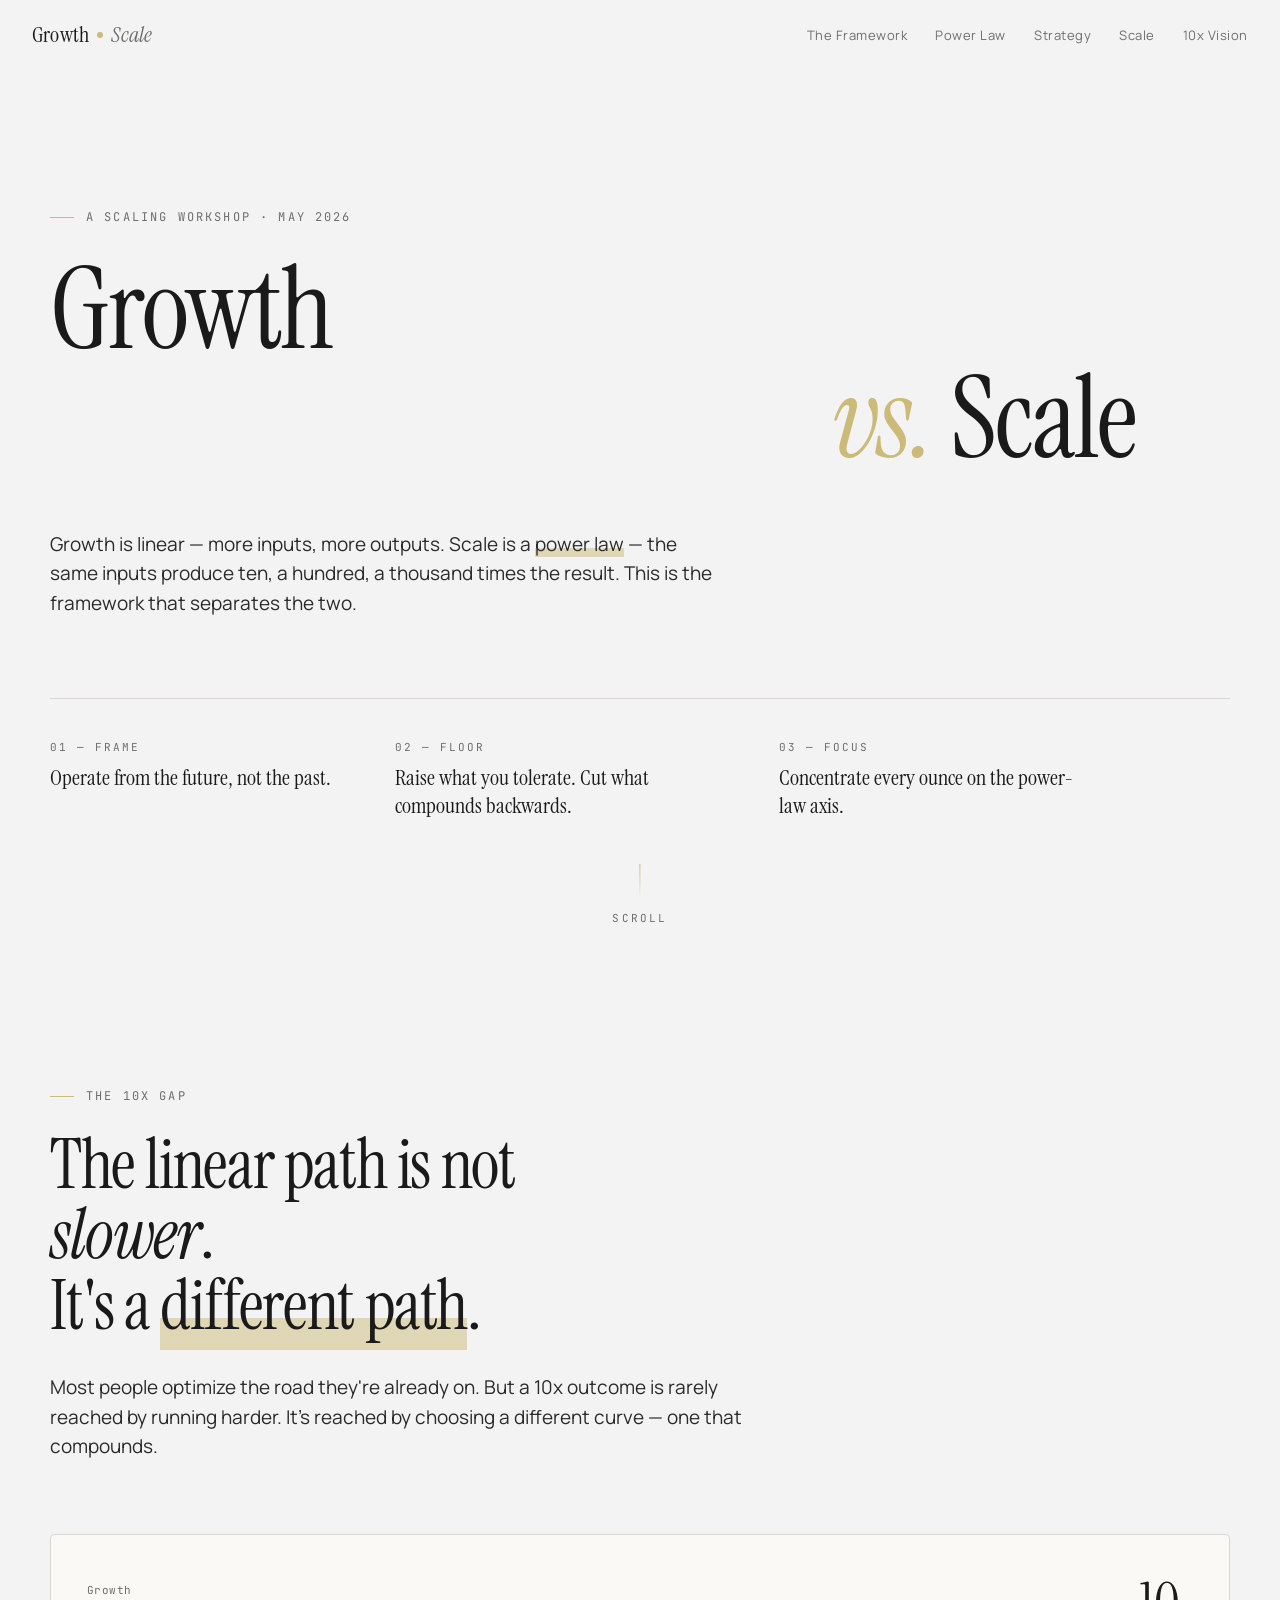
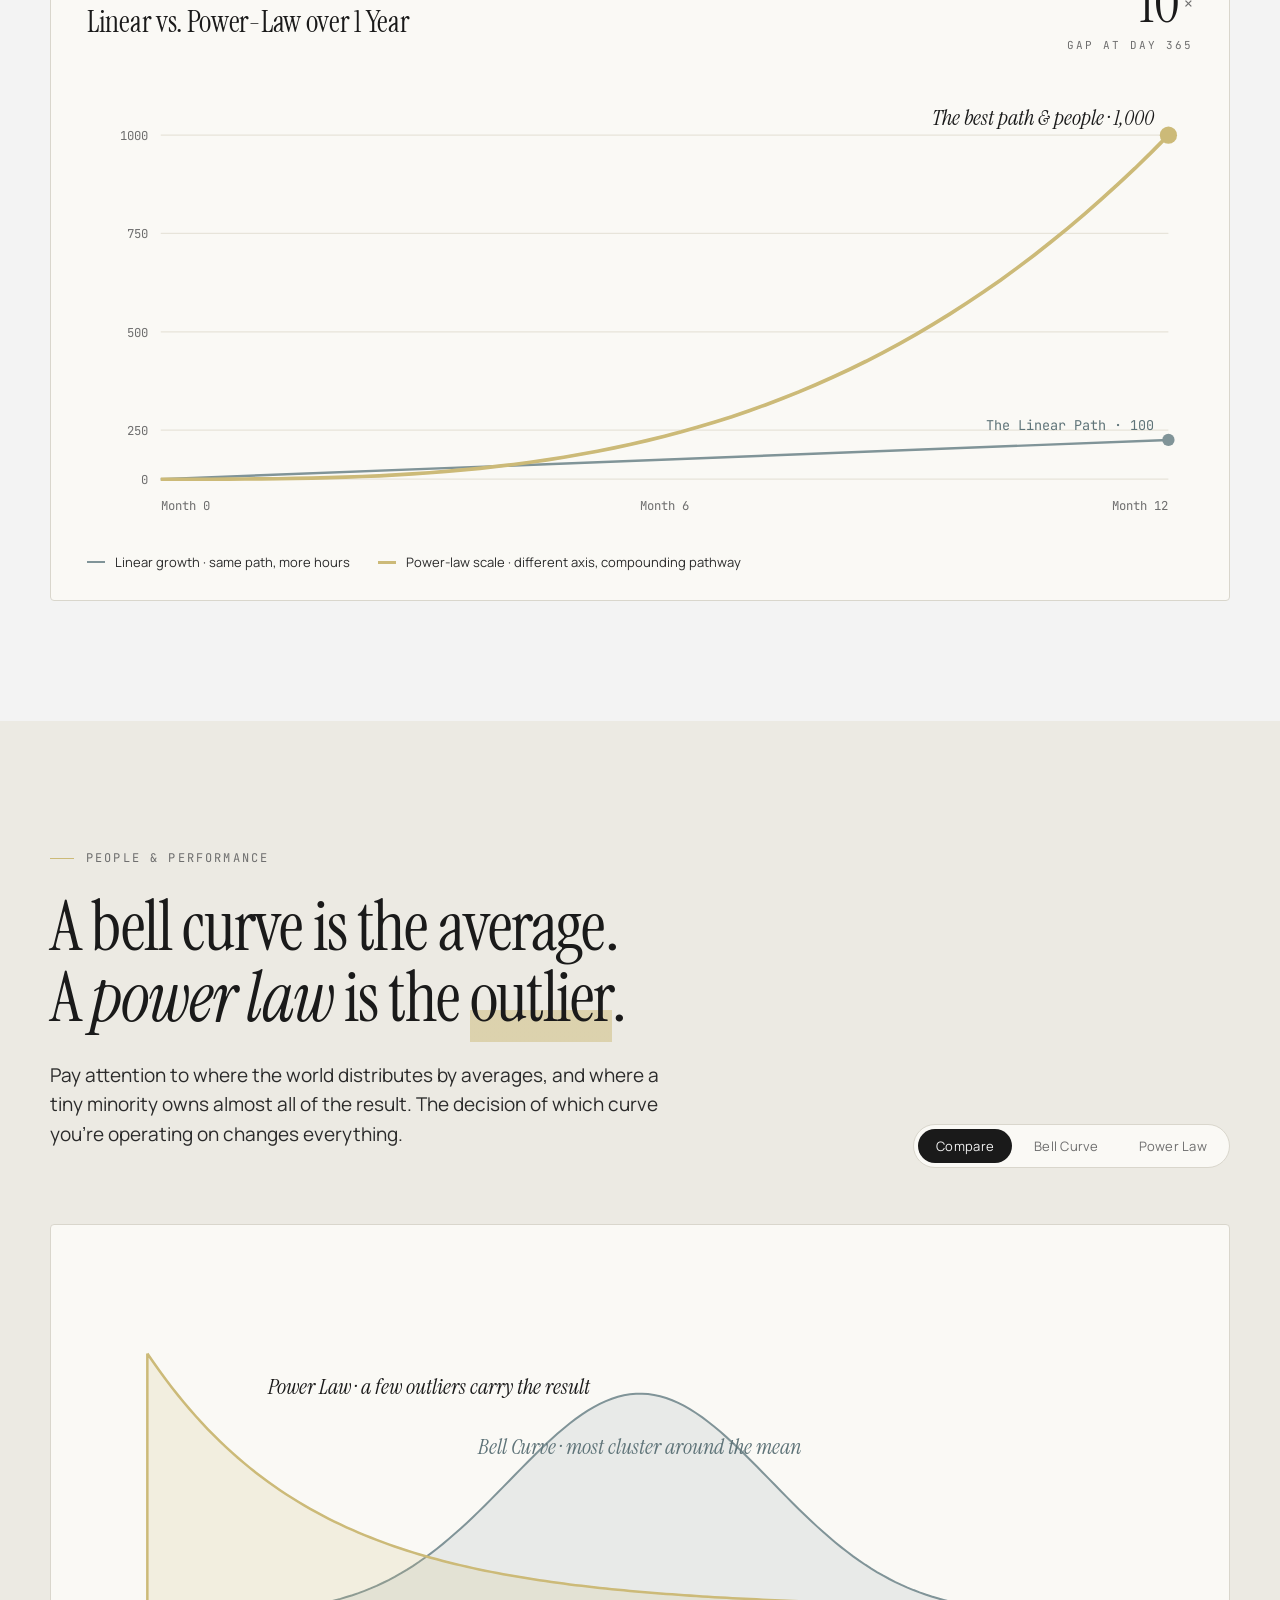
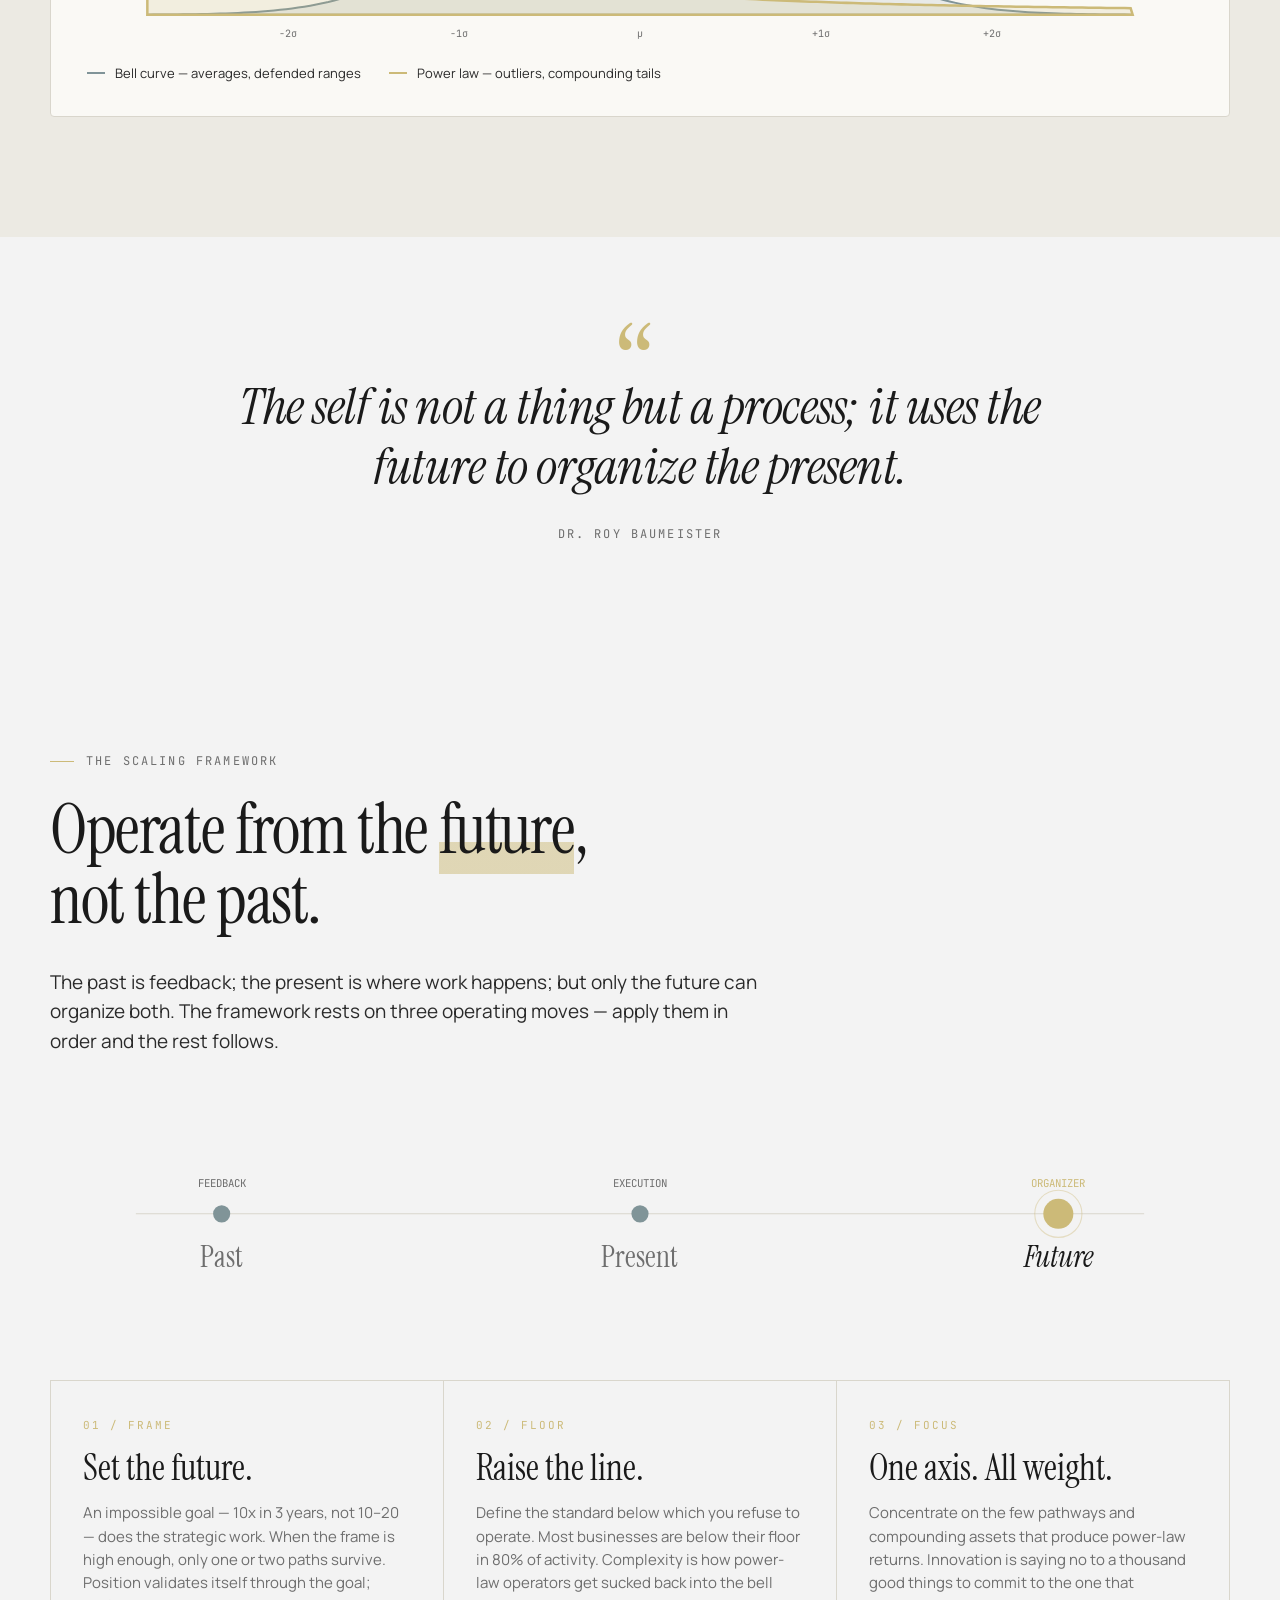
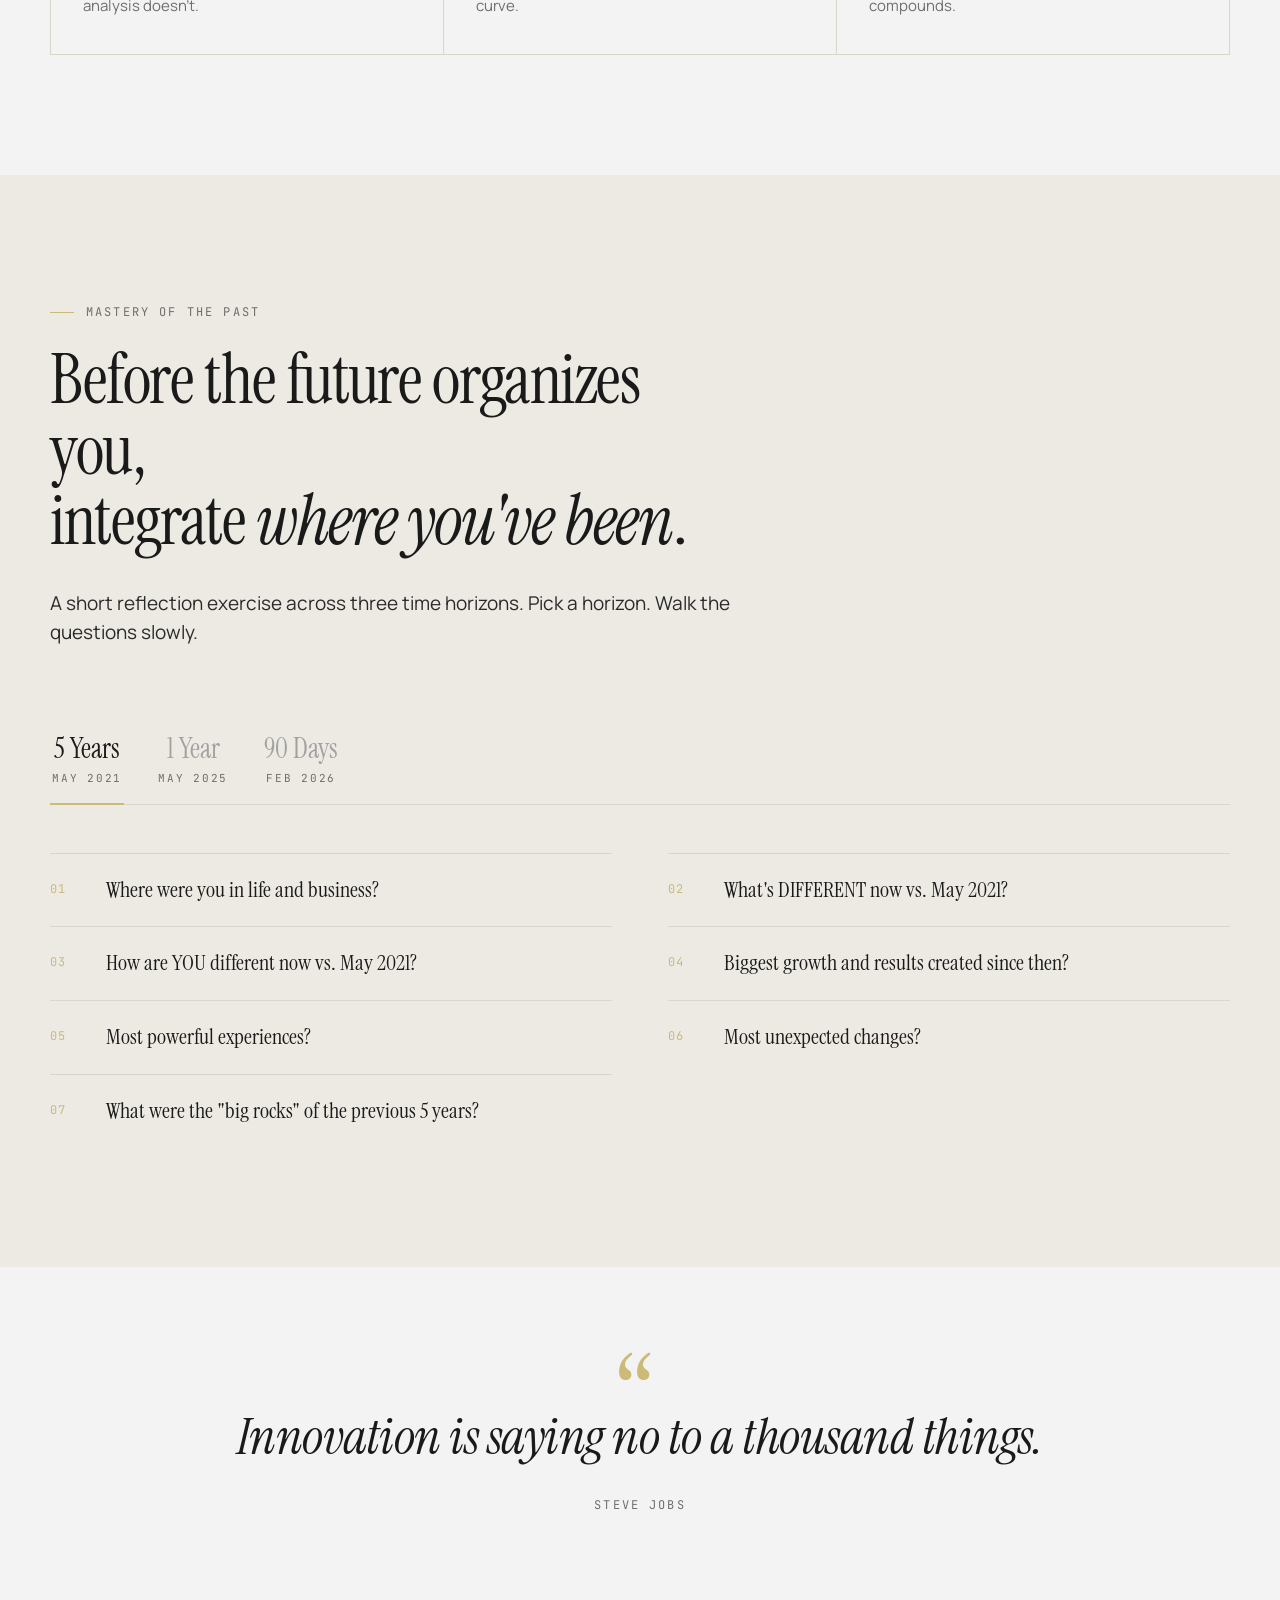
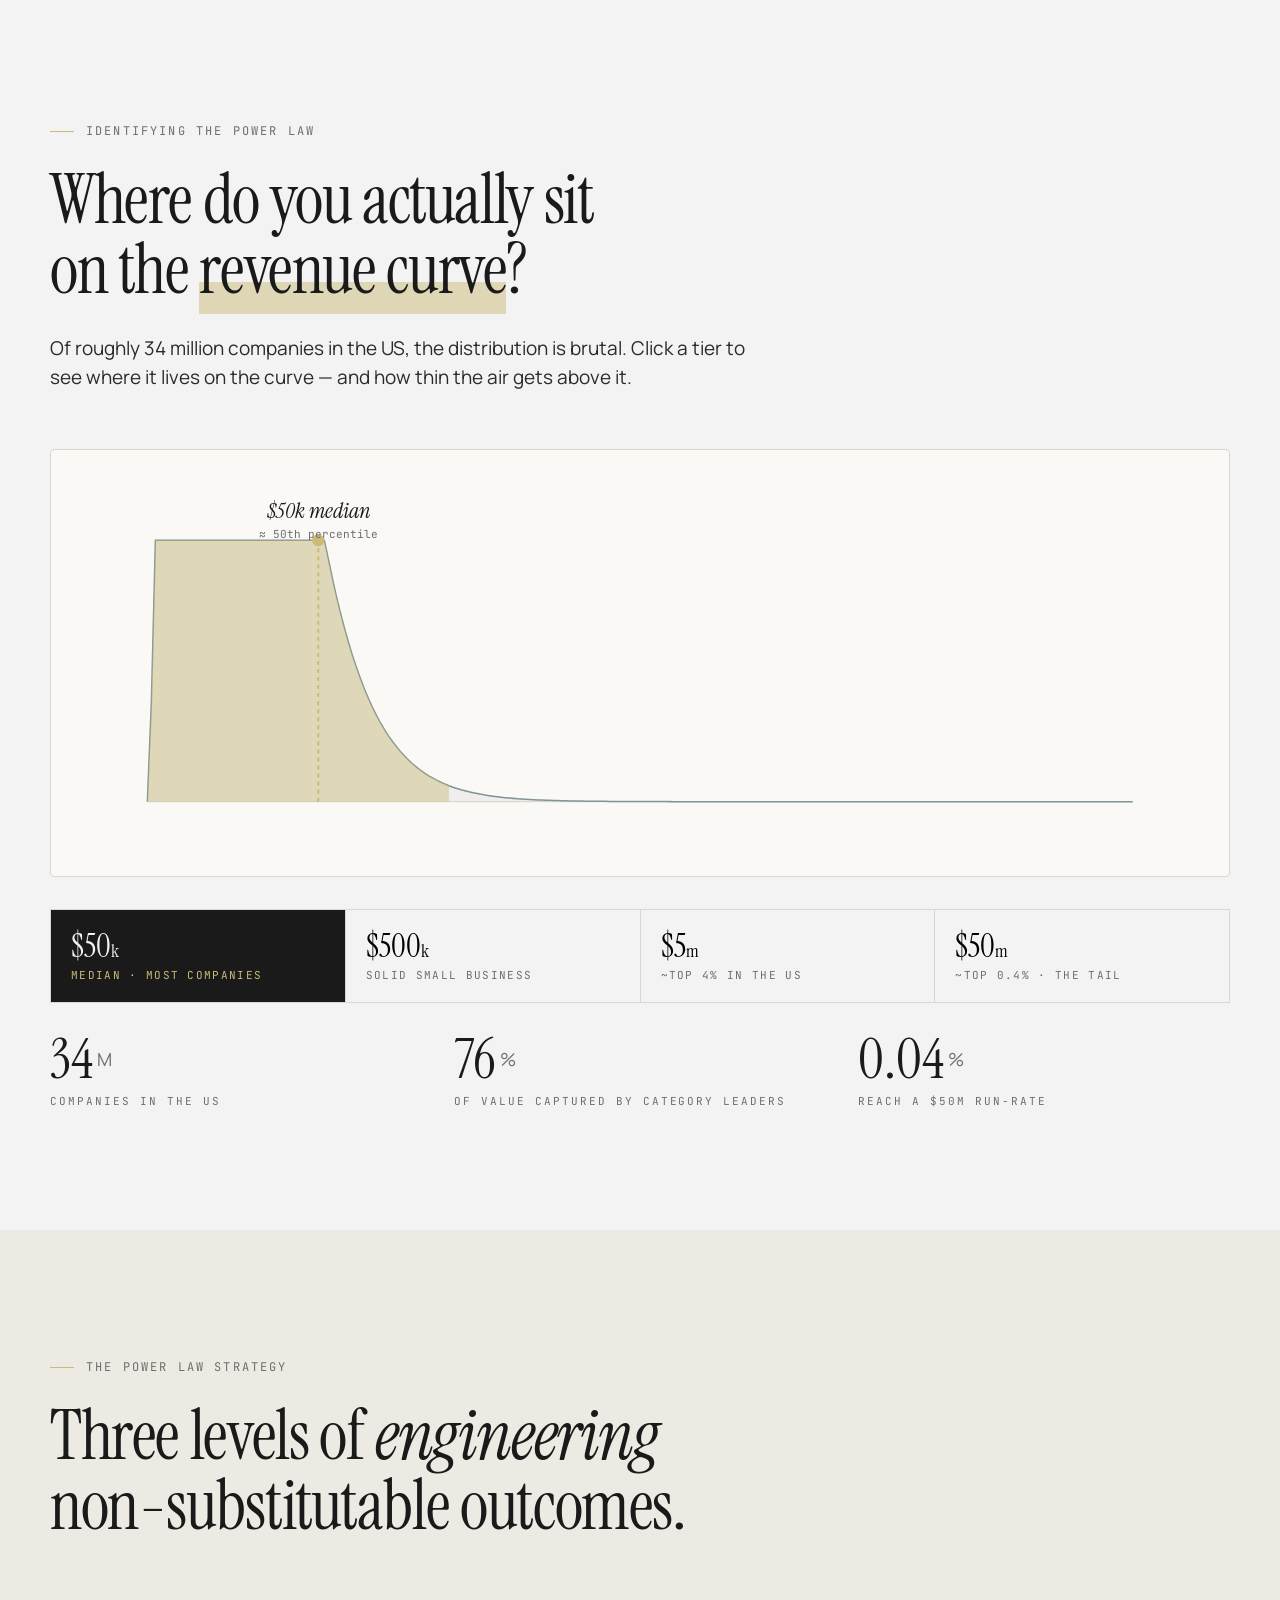
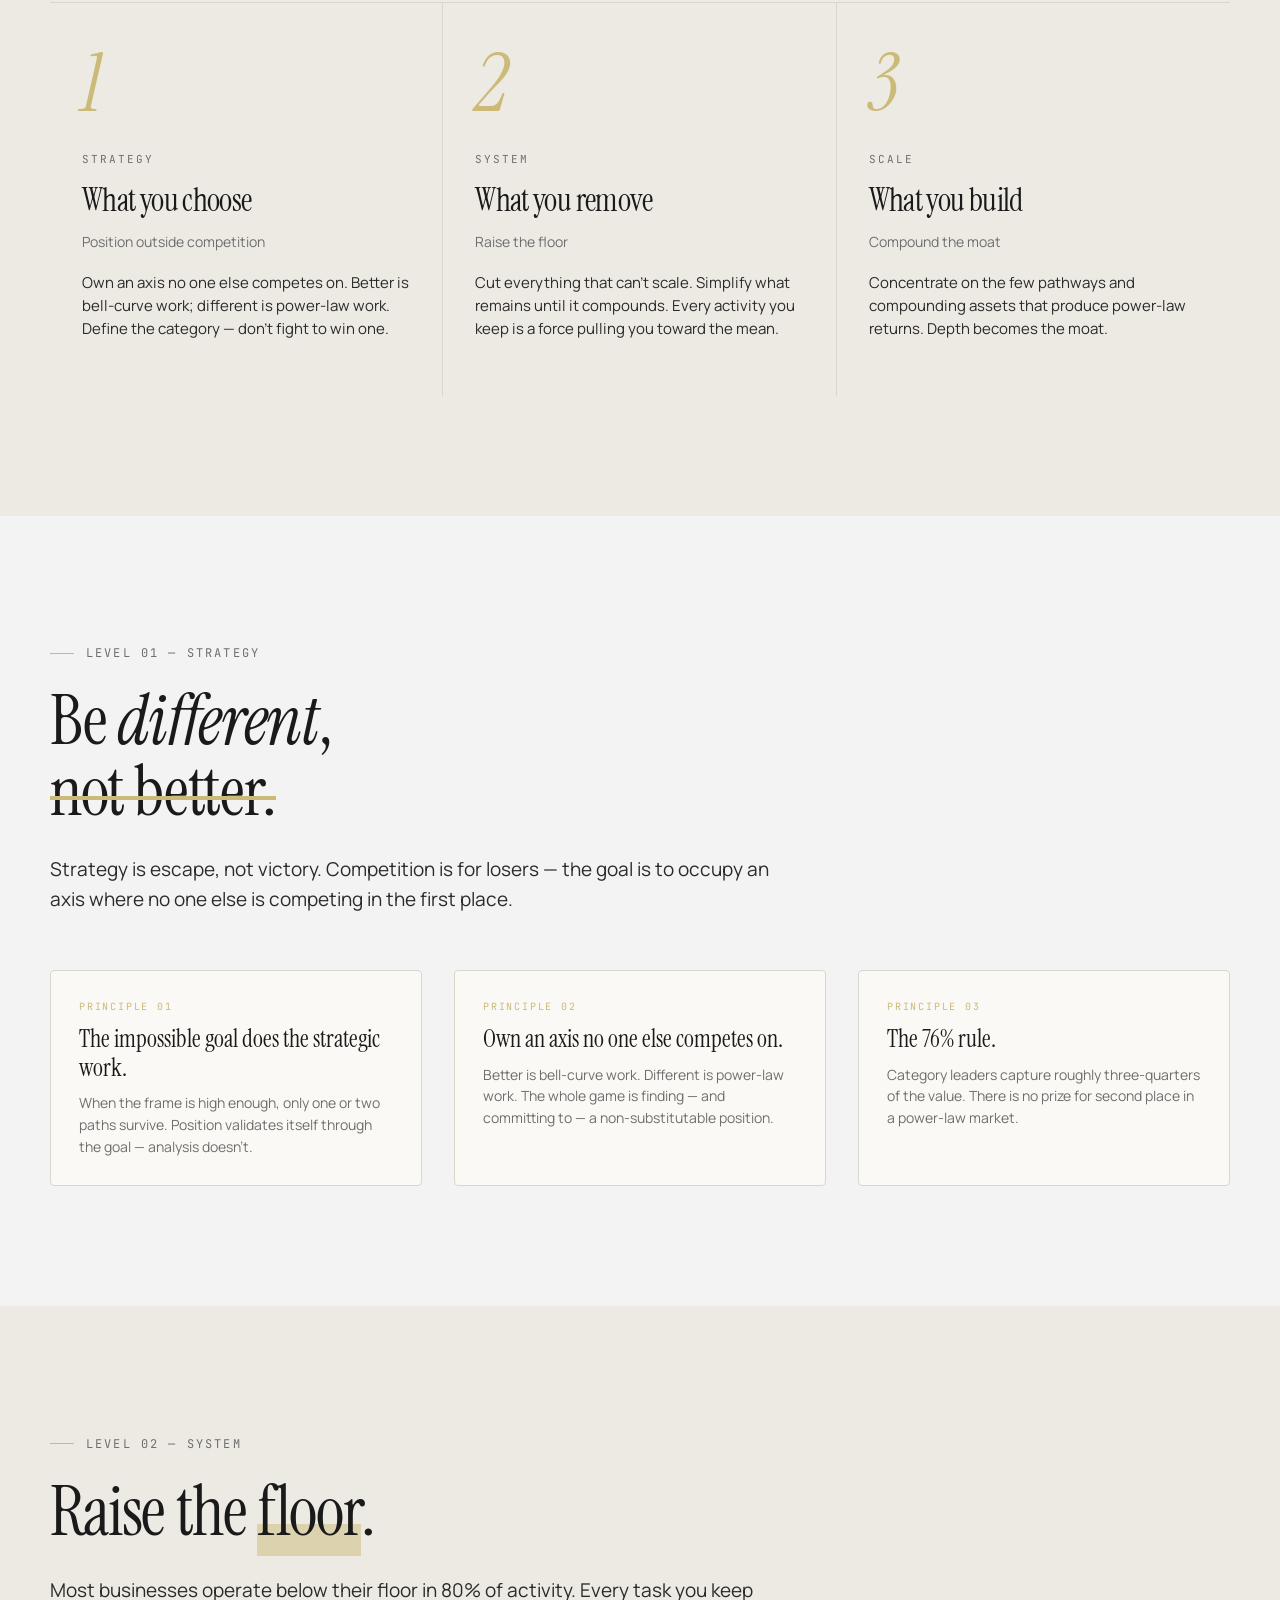
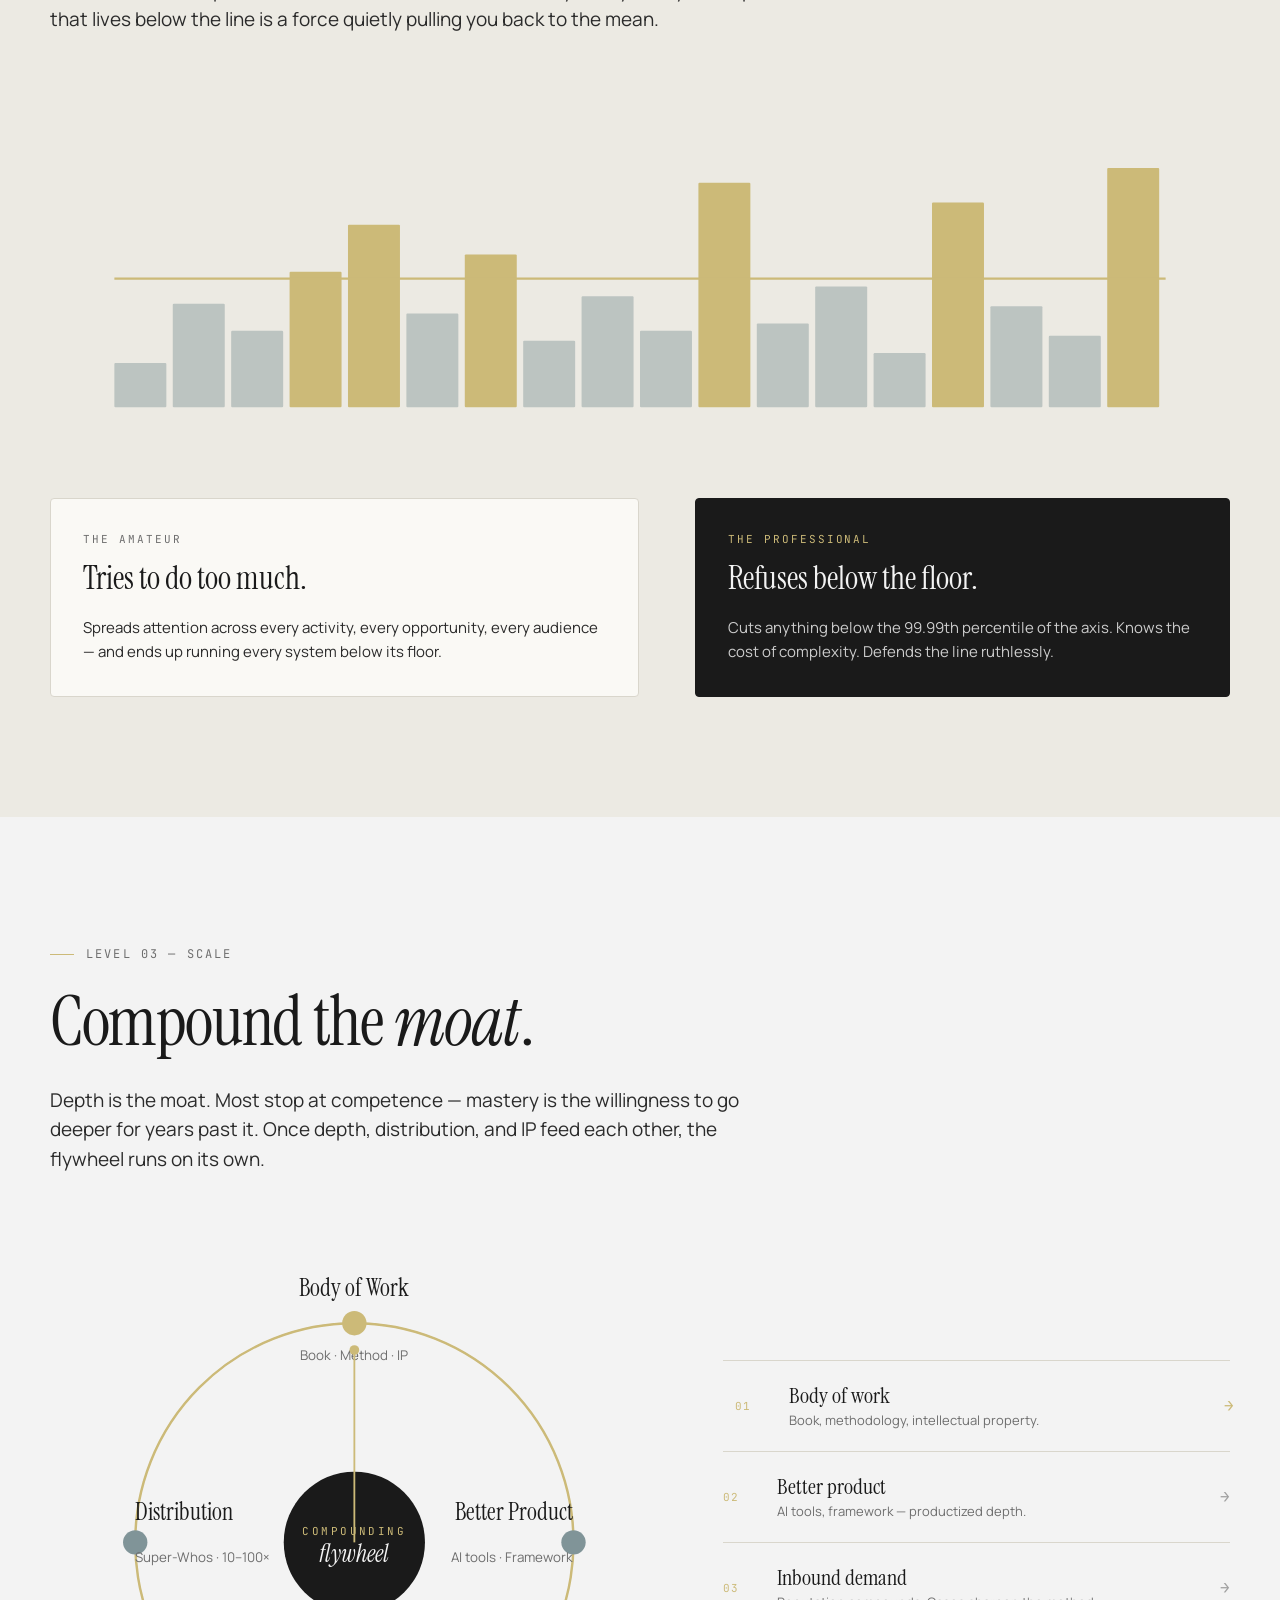
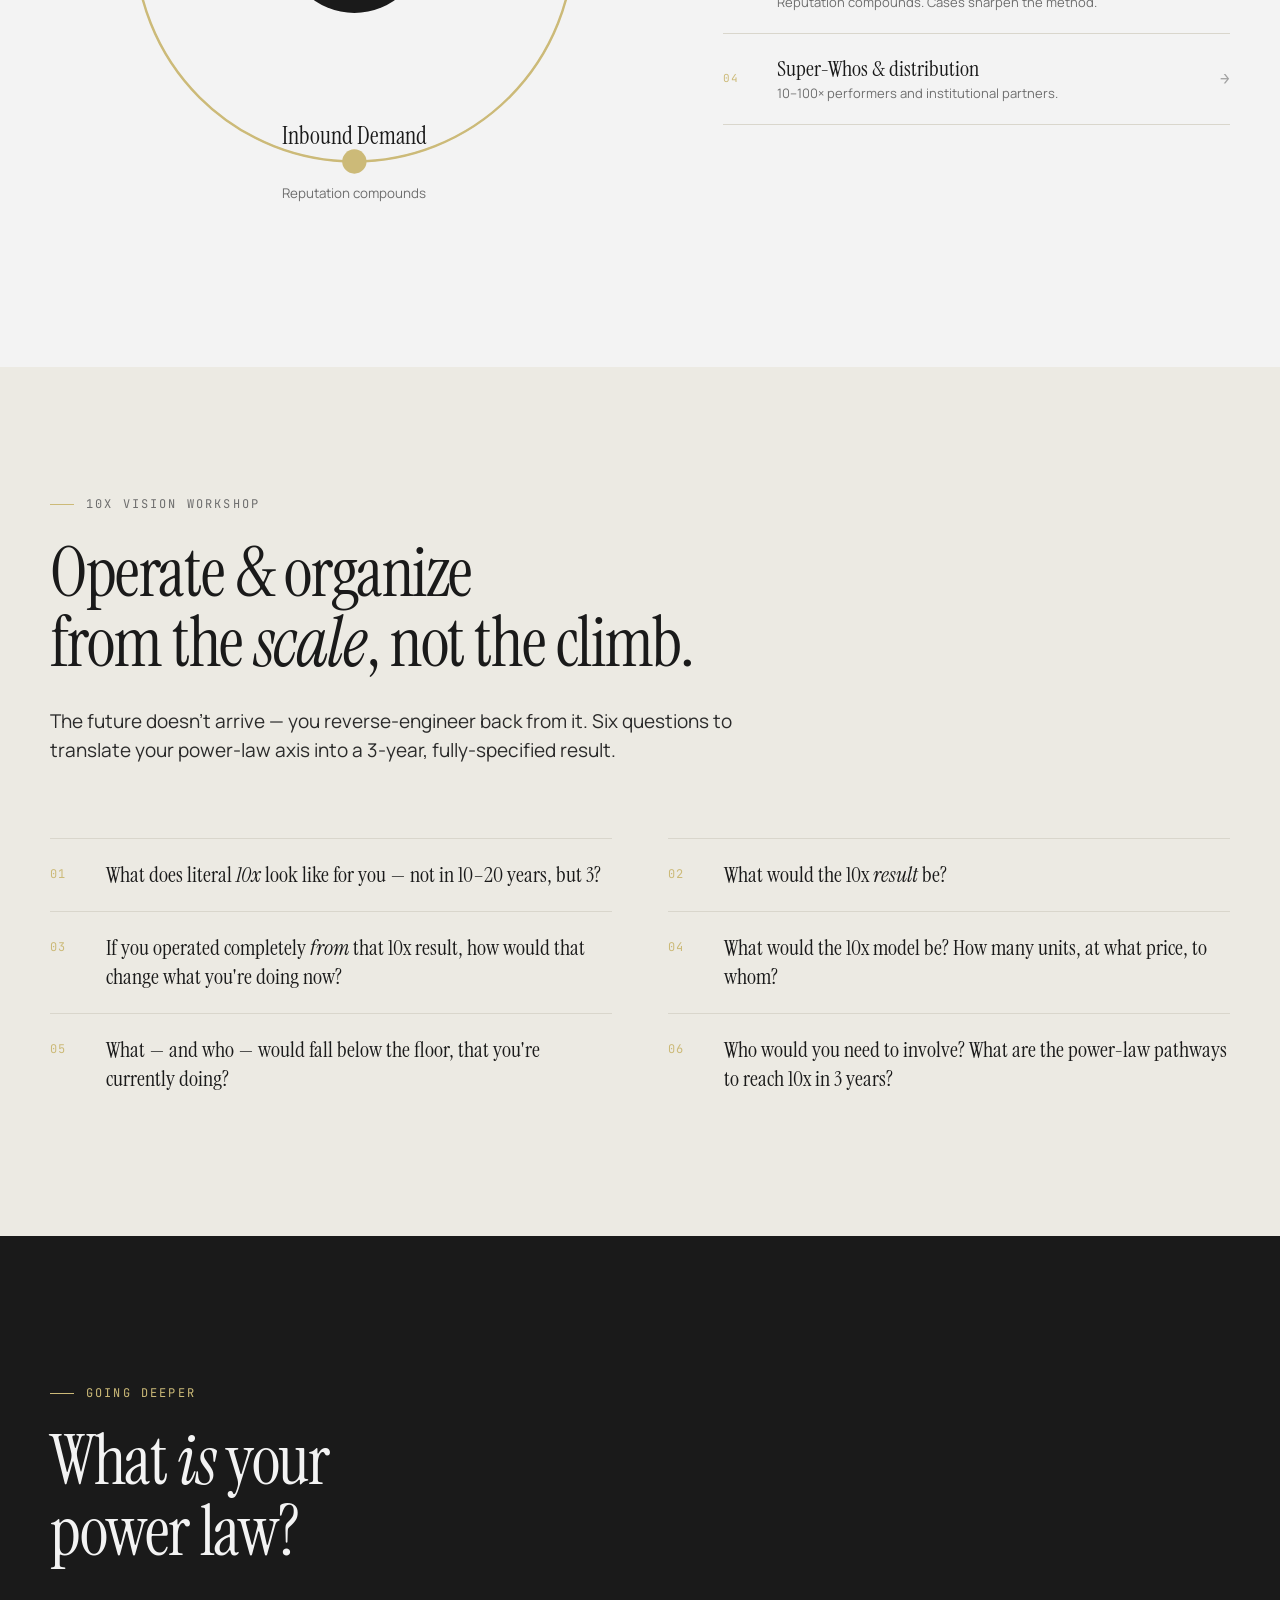
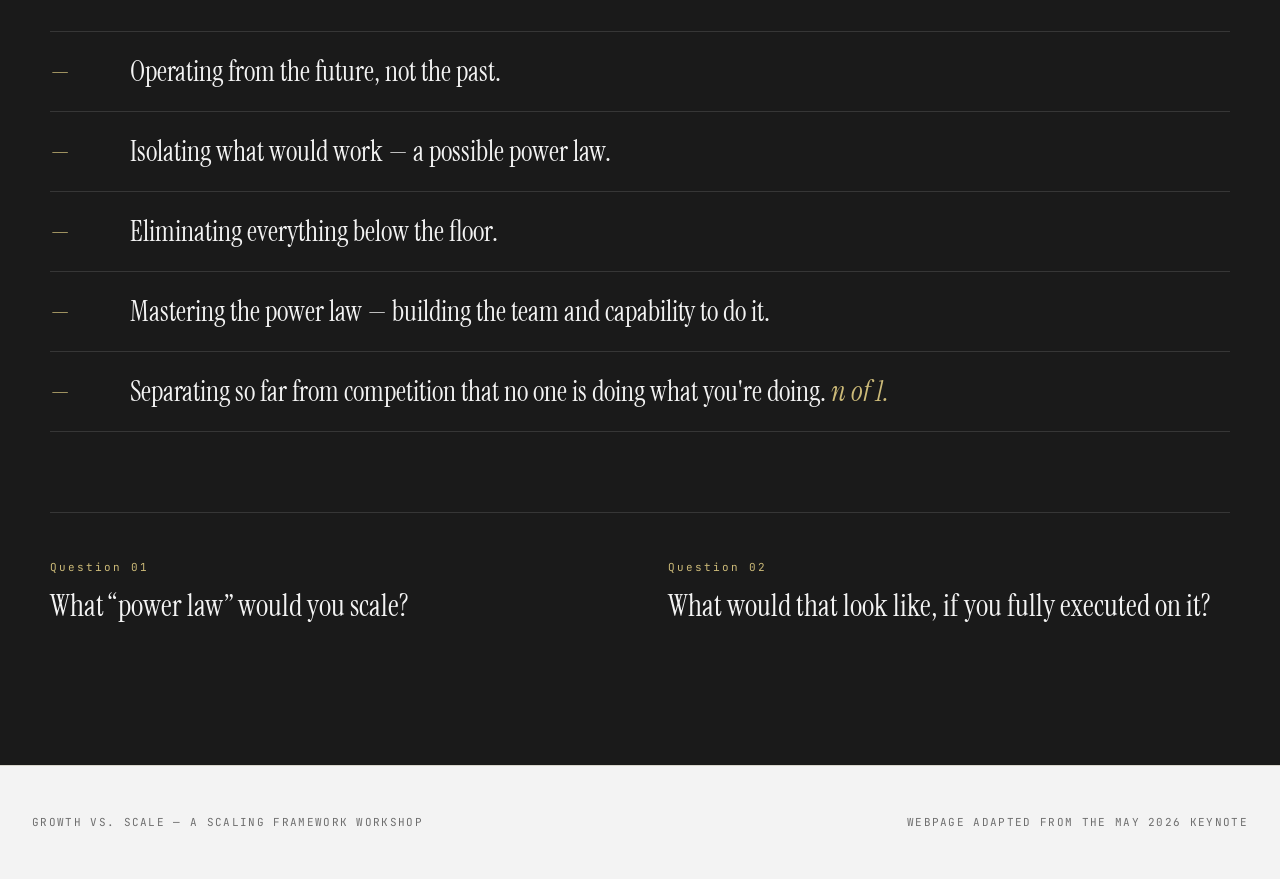
<file: index.html>
<!doctype html>
<html lang="en">
<head>
<meta charset="utf-8">
<meta name="viewport" content="width=device-width, initial-scale=1">
<title>Growth vs. Scale — The Scaling Framework</title>
<link rel="preconnect" href="https://fonts.googleapis.com">
<link rel="preconnect" href="https://fonts.gstatic.com" crossorigin>
<link href="https://fonts.googleapis.com/css2?family=Instrument+Serif:ital@0;1&family=Manrope:wght@300;400;500;600;700&family=JetBrains+Mono:wght@400;500&display=swap" rel="stylesheet">
<link rel="stylesheet" href="styles.css">
</head>
<body>

<div class="progress"><div class="bar" id="progressBar"></div></div>

<nav class="top" id="topnav">
  <div class="brand">Growth<span class="dot"></span><i>Scale</i></div>
  <ul>
    <li><a href="#frame" data-link>The Framework</a></li>
    <li><a href="#powerlaw" data-link>Power Law</a></li>
    <li><a href="#strategy" data-link>Strategy</a></li>
    <li><a href="#scale" data-link>Scale</a></li>
    <li><a href="#vision" data-link>10x Vision</a></li>
  </ul>
</nav>

<!-- ============ HERO ============ -->
<section class="hero" id="top">
  <div class="container">
    <div class="reveal eyebrow">A Scaling Workshop · May 2026</div>
    <h1 class="display reveal delay-1" style="margin-top: 28px;">
      <span class="line">Growth</span>
      <span class="line right"><i style="font-family:'Instrument Serif'; color:var(--gold);">vs.</i> Scale</span>
    </h1>
    <p class="lead reveal delay-2" style="margin-top: 56px; max-width: 56ch;">
      Growth is linear &mdash; more inputs, more outputs.
      Scale is a <span class="glow">power law</span> &mdash; the same inputs produce
      ten, a hundred, a thousand times the result. This is the framework that separates the two.
    </p>
    <div class="hero-meta reveal delay-3" style="margin-top: 80px;">
      <div class="item"><div class="k">01 — Frame</div><div class="v">Operate from the future, not the past.</div></div>
      <div class="item"><div class="k">02 — Floor</div><div class="v">Raise what you tolerate. Cut what compounds backwards.</div></div>
      <div class="item"><div class="k">03 — Focus</div><div class="v">Concentrate every ounce on the power-law axis.</div></div>
    </div>
  </div>
  <div class="scroll-hint"><div class="line"></div>Scroll</div>
</section>

<!-- ============ THE 10X GAP ============ -->
<section id="gap">
  <div class="container">
    <div class="reveal eyebrow">The 10x Gap</div>
    <h2 class="display reveal delay-1" style="margin-top: 24px; max-width: 18ch;">
      The linear path is not <i>slower</i>.<br>
      It's a <span class="glow">different path</span>.
    </h2>
    <p class="lead reveal delay-2" style="margin-top: 32px;">
      Most people optimize the road they're already on. But a 10x outcome is rarely reached by
      running harder. It's reached by choosing a different curve — one that compounds.
    </p>

    <div class="reveal delay-3" style="margin-top: 72px;">
      <div class="chart-card">
        <div class="row between" style="margin-bottom: 32px;">
          <div>
            <div class="axis-y">Growth</div>
            <div class="serif" style="font-size: 30px;">Linear vs. Power-Law over 1 Year</div>
          </div>
          <div class="stat" style="text-align:right; align-items:flex-end;">
            <div class="v"><span id="gapMult">10</span><span class="unit">×</span></div>
            <div class="l">Gap at Day 365</div>
          </div>
        </div>

        <svg viewBox="0 0 900 360" id="gapChart" style="width: 100%; height: auto; display: block;">
          <!-- grid -->
          <g stroke="var(--line-soft)" stroke-width="1">
            <line x1="60" y1="40"  x2="880" y2="40"/>
            <line x1="60" y1="120" x2="880" y2="120"/>
            <line x1="60" y1="200" x2="880" y2="200"/>
            <line x1="60" y1="280" x2="880" y2="280"/>
            <line x1="60" y1="320" x2="880" y2="320"/>
          </g>
          <!-- y axis labels -->
          <g font-family="JetBrains Mono" font-size="10" fill="var(--muted)">
            <text x="50" y="44"  text-anchor="end">1000</text>
            <text x="50" y="124" text-anchor="end">750</text>
            <text x="50" y="204" text-anchor="end">500</text>
            <text x="50" y="284" text-anchor="end">250</text>
            <text x="50" y="324" text-anchor="end">0</text>
          </g>
          <!-- x axis -->
          <g font-family="JetBrains Mono" font-size="10" fill="var(--muted)">
            <text x="60"  y="345">Month 0</text>
            <text x="470" y="345" text-anchor="middle">Month 6</text>
            <text x="880" y="345" text-anchor="end">Month 12</text>
          </g>

          <!-- linear -->
          <path id="linePathLinear" d="M60,320 L880,288"
            stroke="var(--slate)" stroke-width="2" fill="none"
            stroke-dasharray="900" stroke-dashoffset="900"/>
          <!-- power -->
          <path id="linePathPower" d=""
            stroke="var(--gold)" stroke-width="3" fill="none"
            stroke-dasharray="1400" stroke-dashoffset="1400"/>

          <!-- end markers (filled in by JS) -->
          <circle id="endLinear" cx="880" cy="288" r="0" fill="var(--slate)"/>
          <circle id="endPower" cx="880" cy="40" r="0" fill="var(--gold)"/>

          <!-- labels at end -->
          <text id="lblLinear" x="868" y="280" text-anchor="end" font-family="JetBrains Mono" font-size="11" fill="var(--slate-deep)" opacity="0">The Linear Path · 100</text>
          <text id="lblPower"  x="868" y="32"  text-anchor="end" font-family="Instrument Serif" font-style="italic" font-size="18" fill="var(--ink)" opacity="0">The best path & people · 1,000</text>
        </svg>

        <div class="chart-legend">
          <div class="item"><span class="swatch"></span> Linear growth · same path, more hours</div>
          <div class="item"><span class="swatch gold thick"></span> Power-law scale · different axis, compounding pathway</div>
        </div>
      </div>
    </div>
  </div>
</section>

<!-- ============ PEOPLE ARE A POWER LAW ============ -->
<section id="powerlaw" style="background: var(--bg-2);">
  <div class="container">
    <div class="row between" style="align-items: flex-end; gap: 56px; flex-wrap: wrap;">
      <div style="max-width: 640px;">
        <div class="reveal eyebrow">People &amp; Performance</div>
        <h2 class="display reveal delay-1" style="margin-top: 24px;">
          A bell curve is the average.<br>
          A <i>power law</i> is the <span class="glow">outlier</span>.
        </h2>
        <p class="lead reveal delay-2" style="margin-top: 28px;">
          Pay attention to where the world distributes by averages, and where a tiny minority owns
          almost all of the result. The decision of which curve you're operating on changes everything.
        </p>
      </div>
      <div class="reveal delay-3 toggle-row" role="tablist" aria-label="Distribution toggle">
        <button class="active" data-dist="both">Compare</button>
        <button data-dist="bell">Bell Curve</button>
        <button data-dist="power">Power Law</button>
      </div>
    </div>

    <div class="reveal delay-4" style="margin-top: 56px;">
      <div class="chart-card" style="padding: 48px 36px 32px;">
        <svg viewBox="0 0 1100 380" id="distChart" style="width: 100%; height: auto; display: block;">
          <!-- baseline -->
          <line x1="60" y1="340" x2="1040" y2="340" stroke="var(--line)" stroke-width="1"/>
          <!-- bell curve -->
          <path id="bellPath" d="" fill="rgba(128,148,152,0.15)" stroke="var(--slate)" stroke-width="2"
            stroke-dasharray="2200" stroke-dashoffset="2200"/>
          <!-- power curve -->
          <path id="powerPath" d="" fill="rgba(204,186,120,0.18)" stroke="var(--gold)" stroke-width="2.5"
            stroke-dasharray="1600" stroke-dashoffset="1600"/>

          <!-- bell labels (sigma) -->
          <g id="bellLabels" font-family="JetBrains Mono" font-size="10" fill="var(--muted)" opacity="1">
            <text x="200" y="362" text-anchor="middle">−2σ</text>
            <text x="370" y="362" text-anchor="middle">−1σ</text>
            <text x="550" y="362" text-anchor="middle">μ</text>
            <text x="730" y="362" text-anchor="middle">+1σ</text>
            <text x="900" y="362" text-anchor="middle">+2σ</text>
          </g>

          <!-- text annotations -->
          <text id="bellAnnotation" x="550" y="180" text-anchor="middle"
                font-family="Instrument Serif" font-style="italic" font-size="22" fill="var(--slate-deep)" opacity="0">Bell Curve · most cluster around the mean</text>
          <text id="powerAnnotation" x="180" y="120" text-anchor="start"
                font-family="Instrument Serif" font-style="italic" font-size="22" fill="var(--ink)" opacity="0">Power Law · a few outliers carry the result</text>
        </svg>

        <div class="chart-legend" style="margin-top: 8px;">
          <div class="item"><span class="swatch"></span> Bell curve — averages, defended ranges</div>
          <div class="item"><span class="swatch gold"></span> Power law — outliers, compounding tails</div>
        </div>
      </div>
    </div>
  </div>
</section>

<!-- ============ Pull quote ============ -->
<section class="pullquote">
  <div class="narrow reveal">
    <span class="mark">“</span>
    <blockquote>
      The self is not a thing but a process; it uses the future to organize the present.
    </blockquote>
    <cite>Dr. Roy Baumeister</cite>
  </div>
</section>

<!-- ============ THE SCALING FRAMEWORK ============ -->
<section id="frame">
  <div class="container">
    <div class="reveal eyebrow">The Scaling Framework</div>
    <h2 class="display reveal delay-1" style="margin-top: 24px; max-width: 18ch;">
      Operate from the <span class="glow">future</span>, not the past.
    </h2>
    <p class="lead reveal delay-2" style="margin-top: 32px;">
      The past is feedback; the present is where work happens; but only the future can organize
      both. The framework rests on three operating moves — apply them in order and the rest follows.
    </p>

    <!-- timeline graphic -->
    <div class="reveal delay-3" style="margin-top: 72px;">
      <svg viewBox="0 0 1100 160" style="width: 100%; height: auto; display: block;">
        <line id="ppfLine" x1="80" y1="80" x2="1020" y2="80" stroke="var(--line)" stroke-width="1"
              stroke-dasharray="940" stroke-dashoffset="940"/>
        <g id="ppfNodes" opacity="0">
          <circle cx="160"  cy="80" r="8" fill="var(--slate)"/>
          <circle cx="550"  cy="80" r="8" fill="var(--slate)"/>
          <circle cx="940"  cy="80" r="14" fill="var(--gold)"/>
          <circle cx="940"  cy="80" r="22" fill="none" stroke="var(--gold)" stroke-width="1" opacity="0.4"/>
        </g>
        <g font-family="Instrument Serif" font-size="28" fill="var(--ink)" id="ppfLabels" opacity="0">
          <text x="160"  y="130" text-anchor="middle" fill="var(--muted)">Past</text>
          <text x="550"  y="130" text-anchor="middle" fill="var(--muted)">Present</text>
          <text x="940"  y="130" text-anchor="middle"><tspan font-style="italic">Future</tspan></text>
        </g>
        <text x="160" y="55" text-anchor="middle" font-family="JetBrains Mono" font-size="10" fill="var(--muted)" id="ppfSubA" opacity="0">FEEDBACK</text>
        <text x="550" y="55" text-anchor="middle" font-family="JetBrains Mono" font-size="10" fill="var(--muted)" id="ppfSubB" opacity="0">EXECUTION</text>
        <text x="940" y="55" text-anchor="middle" font-family="JetBrains Mono" font-size="10" fill="var(--gold)" id="ppfSubC" opacity="0">ORGANIZER</text>
      </svg>
    </div>

    <div class="frame-list">
      <div class="cell reveal">
        <div class="n">01 / Frame</div>
        <div class="h">Set the future.</div>
        <div class="p">An impossible goal — 10x in 3 years, not 10–20 — does the strategic work. When the frame is high enough, only one or two paths survive. Position validates itself through the goal; analysis doesn't.</div>
      </div>
      <div class="cell reveal delay-1">
        <div class="n">02 / Floor</div>
        <div class="h">Raise the line.</div>
        <div class="p">Define the standard below which you refuse to operate. Most businesses are below their floor in 80% of activity. Complexity is how power-law operators get sucked back into the bell curve.</div>
      </div>
      <div class="cell reveal delay-2">
        <div class="n">03 / Focus</div>
        <div class="h">One axis. All weight.</div>
        <div class="p">Concentrate on the few pathways and compounding assets that produce power-law returns. Innovation is saying no to a thousand good things to commit to the one that compounds.</div>
      </div>
    </div>
  </div>
</section>

<!-- ============ MASTERY OF PAST ============ -->
<section id="past" style="background: var(--bg-2);">
  <div class="container">
    <div class="reveal eyebrow">Mastery of the Past</div>
    <h2 class="display reveal delay-1" style="margin-top: 24px; max-width: 20ch;">
      Before the future organizes you,<br>integrate <i>where you've been</i>.
    </h2>
    <p class="lead reveal delay-2" style="margin-top: 32px;">
      A short reflection exercise across three time horizons. Pick a horizon. Walk the questions slowly.
    </p>

    <div class="reveal delay-3" style="margin-top: 64px;">
      <div class="tabs" role="tablist">
        <button class="active" data-tab="5y">5 Years<span class="sub">May 2021</span></button>
        <button data-tab="1y">1 Year<span class="sub">May 2025</span></button>
        <button data-tab="90d">90 Days<span class="sub">Feb 2026</span></button>
      </div>

      <div class="q-list" id="qList"></div>
    </div>
  </div>
</section>

<!-- ============ Pull quote ============ -->
<section class="pullquote">
  <div class="narrow reveal">
    <span class="mark">“</span>
    <blockquote>
      Innovation is saying <i>no</i> to a thousand things.
    </blockquote>
    <cite>Steve Jobs</cite>
  </div>
</section>

<!-- ============ IDENTIFYING POWER LAW (interactive bell w/ revenue tiers) ============ -->
<section id="identify">
  <div class="container">
    <div class="reveal eyebrow">Identifying the Power Law</div>
    <h2 class="display reveal delay-1" style="margin-top: 24px; max-width: 22ch;">
      Where do you actually sit<br>on the <span class="glow">revenue curve</span>?
    </h2>
    <p class="lead reveal delay-2" style="margin-top: 28px;">
      Of roughly 34 million companies in the US, the distribution is brutal. Click a tier to see where
      it lives on the curve — and how thin the air gets above it.
    </p>

    <div class="reveal delay-3 bell-wrap" style="margin-top: 56px;">
      <div class="chart-card" style="padding: 40px 36px 24px;">
        <svg viewBox="0 0 1100 360" id="tierChart" style="width: 100%; height: auto; display: block;">
          <line x1="60" y1="310" x2="1040" y2="310" stroke="var(--line)" stroke-width="1"/>
          <path id="tierBell" d="" fill="rgba(128,148,152,0.10)" stroke="var(--slate)" stroke-width="1.5"/>
          <path id="tierFill" d="" fill="rgba(204,186,120,0.45)" stroke="none" style="transition: d .6s ease;"/>
          <line id="tierMark" x1="0" y1="0" x2="0" y2="0" stroke="var(--gold)" stroke-width="2" stroke-dasharray="4 4"/>
          <circle id="tierDot" cx="0" cy="0" r="6" fill="var(--gold)"/>
          <text id="tierLabel" x="0" y="0" font-family="Instrument Serif" font-style="italic" font-size="22" fill="var(--ink)" text-anchor="middle"></text>
          <text id="tierPct"   x="0" y="0" font-family="JetBrains Mono" font-size="11" fill="var(--muted)" text-anchor="middle"></text>
        </svg>
      </div>

      <div class="tier-row" role="tablist">
        <button class="active" data-tier="0">
          <span class="v">$50<small style="font-size:18px;">k</small></span>
          <span class="label">Median · most companies</span>
        </button>
        <button data-tier="1">
          <span class="v">$500<small style="font-size:18px;">k</small></span>
          <span class="label">Solid small business</span>
        </button>
        <button data-tier="2">
          <span class="v">$5<small style="font-size:18px;">m</small></span>
          <span class="label">~Top 4% in the US</span>
        </button>
        <button data-tier="3">
          <span class="v">$50<small style="font-size:18px;">m</small></span>
          <span class="label">~Top 0.4% · the tail</span>
        </button>
      </div>

      <div style="margin-top: 28px; display: grid; grid-template-columns: repeat(3, 1fr); gap: 32px;">
        <div class="stat"><div class="v" id="cmpA">34<span class="unit">M</span></div><div class="l">Companies in the US</div></div>
        <div class="stat"><div class="v" id="cmpB">76<span class="unit">%</span></div><div class="l">Of value captured by category leaders</div></div>
        <div class="stat"><div class="v" id="cmpC">0.04<span class="unit">%</span></div><div class="l">Reach a $50m run-rate</div></div>
      </div>
    </div>
  </div>
</section>

<!-- ============ THE POWER LAW STRATEGY — 3 LEVELS ============ -->
<section id="strategy" style="background: var(--bg-2);">
  <div class="container">
    <div class="reveal eyebrow">The Power Law Strategy</div>
    <h2 class="display reveal delay-1" style="margin-top: 24px; max-width: 20ch;">
      Three levels of <i>engineering</i><br>non-substitutable outcomes.
    </h2>

    <div class="levels">
      <div class="lvl reveal">
        <div class="num">1</div>
        <div class="kicker">Strategy</div>
        <h3>What you choose</h3>
        <div class="sub">Position outside competition</div>
        <p>Own an axis no one else competes on. Better is bell-curve work; different is power-law work. Define the category — don't fight to win one.</p>
      </div>
      <div class="lvl reveal delay-1">
        <div class="num">2</div>
        <div class="kicker">System</div>
        <h3>What you remove</h3>
        <div class="sub">Raise the floor</div>
        <p>Cut everything that can't scale. Simplify what remains until it compounds. Every activity you keep is a force pulling you toward the mean.</p>
      </div>
      <div class="lvl reveal delay-2">
        <div class="num">3</div>
        <div class="kicker">Scale</div>
        <h3>What you build</h3>
        <div class="sub">Compound the moat</div>
        <p>Concentrate on the few pathways and compounding assets that produce power-law returns. Depth becomes the moat.</p>
      </div>
    </div>
  </div>
</section>

<!-- ============ LEVEL 1: DIFFERENT, NOT BETTER ============ -->
<section id="level1">
  <div class="container">
    <div class="reveal eyebrow">Level 01 — Strategy</div>
    <h2 class="display reveal delay-1" style="margin-top: 24px;">
      Be <i>different</i>,<br>
      <span class="strike">not better.</span>
    </h2>
    <p class="lead reveal delay-2" style="margin-top: 28px;">
      Strategy is escape, not victory. Competition is for losers — the goal is to occupy an axis where
      no one else is competing in the first place.
    </p>

    <div class="principle-grid">
      <div class="principle reveal">
        <div class="tag">Principle 01</div>
        <div class="head">The impossible goal does the strategic work.</div>
        <div class="body">When the frame is high enough, only one or two paths survive. Position validates itself through the goal — analysis doesn't.</div>
      </div>
      <div class="principle reveal delay-1">
        <div class="tag">Principle 02</div>
        <div class="head">Own an axis no one else competes on.</div>
        <div class="body">Better is bell-curve work. Different is power-law work. The whole game is finding — and committing to — a non-substitutable position.</div>
      </div>
      <div class="principle reveal delay-2">
        <div class="tag">Principle 03</div>
        <div class="head">The 76% rule.</div>
        <div class="body">Category leaders capture roughly three-quarters of the value. There is no prize for second place in a power-law market.</div>
      </div>
    </div>
  </div>
</section>

<!-- ============ LEVEL 2: RAISE THE FLOOR ============ -->
<section id="level2" style="background: var(--bg-2);">
  <div class="container">
    <div class="reveal eyebrow">Level 02 — System</div>
    <h2 class="display reveal delay-1" style="margin-top: 24px; max-width: 22ch;">
      Raise the <span class="glow">floor</span>.
    </h2>
    <p class="lead reveal delay-2" style="margin-top: 28px;">
      Most businesses operate below their floor in 80% of activity. Every task you keep that lives
      below the line is a force quietly pulling you back to the mean.
    </p>

    <div class="reveal delay-3" style="margin-top: 72px;">
      <div class="floor-fig">
        <!-- floor diagram -->
        <svg viewBox="0 0 1100 320" style="width: 100%; height: auto; display: block;" id="floorSvg">
          <!-- bars -->
          <g id="floorBars"></g>
          <!-- floor line -->
          <line id="floorLine" x1="60" y1="160" x2="60" y2="160" stroke="var(--gold)" stroke-width="2"/>
          <text id="floorLineLabel" x="1040" y="152" text-anchor="end" font-family="JetBrains Mono" font-size="11" fill="var(--gold)" opacity="0">THE FLOOR · 99.99th percentile of your axis</text>
        </svg>

        <div class="floor-row" style="margin-top: 48px;">
          <div class="floor-card reveal">
            <div class="lbl">The amateur</div>
            <div class="h">Tries to do too much.</div>
            <p>Spreads attention across every activity, every opportunity, every audience — and ends up running every system below its floor.</p>
          </div>
          <div class="floor-card reveal delay-1" style="background: var(--ink); color: var(--bg); border-color: var(--ink);">
            <div class="lbl" style="color: var(--gold);">The professional</div>
            <div class="h" style="color: var(--bg);">Refuses below the floor.</div>
            <p style="color: rgba(255,255,255,0.78);">Cuts anything below the 99.99th percentile of the axis. Knows the cost of complexity. Defends the line ruthlessly.</p>
          </div>
        </div>
      </div>
    </div>
  </div>
</section>

<!-- ============ LEVEL 3: SCALE / FLYWHEEL ============ -->
<section id="scale">
  <div class="container">
    <div class="reveal eyebrow">Level 03 — Scale</div>
    <h2 class="display reveal delay-1" style="margin-top: 24px; max-width: 22ch;">
      Compound the <i>moat</i>.
    </h2>
    <p class="lead reveal delay-2" style="margin-top: 28px;">
      Depth is the moat. Most stop at competence — mastery is the willingness to go deeper for years
      past it. Once depth, distribution, and IP feed each other, the flywheel runs on its own.
    </p>

    <div class="flywheel-wrap">
      <!-- flywheel SVG -->
      <div class="reveal">
        <svg viewBox="0 0 500 500" id="flywheel" style="width: 100%; height: auto; display: block;">
          <!-- ring -->
          <circle cx="250" cy="250" r="180" fill="none" stroke="var(--line)" stroke-width="1"/>
          <circle cx="250" cy="250" r="180" fill="none" stroke="var(--gold)" stroke-width="2"
                  stroke-dasharray="1131" stroke-dashoffset="1131" id="flyRing"
                  transform="rotate(-90 250 250)"/>
          <!-- center -->
          <circle cx="250" cy="250" r="58" fill="var(--ink)"/>
          <text x="250" y="244" text-anchor="middle" font-family="JetBrains Mono" font-size="9" letter-spacing="2" fill="var(--gold)">COMPOUNDING</text>
          <text x="250" y="266" text-anchor="middle" font-family="Instrument Serif" font-style="italic" font-size="20" fill="var(--bg)">flywheel</text>

          <!-- nodes -->
          <g id="flyNodes" font-family="Manrope" font-size="13" fill="var(--ink)">
            <!-- positions: top, right, bottom, left -->
            <g class="flynode" data-i="0">
              <circle cx="250" cy="70"  r="10" fill="var(--gold)"/>
              <text x="250" y="48"  text-anchor="middle" font-family="Instrument Serif" font-size="20">Body of Work</text>
              <text x="250" y="100" text-anchor="middle" font-size="11" fill="var(--muted)">Book · Method · IP</text>
            </g>
            <g class="flynode" data-i="1">
              <circle cx="430" cy="250" r="10" fill="var(--slate)"/>
              <text x="430" y="232" text-anchor="end" font-family="Instrument Serif" font-size="20">Better Product</text>
              <text x="430" y="266" text-anchor="end" font-size="11" fill="var(--muted)">AI tools · Framework</text>
            </g>
            <g class="flynode" data-i="2">
              <circle cx="250" cy="430" r="10" fill="var(--gold)"/>
              <text x="250" y="416" text-anchor="middle" font-family="Instrument Serif" font-size="20">Inbound Demand</text>
              <text x="250" y="460" text-anchor="middle" font-size="11" fill="var(--muted)">Reputation compounds</text>
            </g>
            <g class="flynode" data-i="3">
              <circle cx="70"  cy="250" r="10" fill="var(--slate)"/>
              <text x="70"  y="232" text-anchor="start" font-family="Instrument Serif" font-size="20">Distribution</text>
              <text x="70"  y="266" text-anchor="start" font-size="11" fill="var(--muted)">Super-Whos · 10–100×</text>
            </g>
          </g>

          <!-- rotating pointer -->
          <g id="flyPointer">
            <line x1="250" y1="250" x2="250" y2="92" stroke="var(--gold)" stroke-width="1.5"/>
            <circle cx="250" cy="92" r="4" fill="var(--gold)"/>
          </g>
        </svg>
      </div>

      <div class="flywheel-list" id="flywheelList">
        <div class="node active" data-i="0">
          <div class="n">01</div>
          <div class="h">Body of work<small>Book, methodology, intellectual property.</small></div>
          <div class="arrow">→</div>
        </div>
        <div class="node" data-i="1">
          <div class="n">02</div>
          <div class="h">Better product<small>AI tools, framework — productized depth.</small></div>
          <div class="arrow">→</div>
        </div>
        <div class="node" data-i="2">
          <div class="n">03</div>
          <div class="h">Inbound demand<small>Reputation compounds. Cases sharpen the method.</small></div>
          <div class="arrow">→</div>
        </div>
        <div class="node" data-i="3">
          <div class="n">04</div>
          <div class="h">Super-Whos &amp; distribution<small>10–100× performers and institutional partners.</small></div>
          <div class="arrow">→</div>
        </div>
      </div>
    </div>
  </div>
</section>

<!-- ============ 10X VISION ============ -->
<section id="vision" style="background: var(--bg-2);">
  <div class="container">
    <div class="reveal eyebrow">10x Vision Workshop</div>
    <h2 class="display reveal delay-1" style="margin-top: 24px; max-width: 22ch;">
      Operate &amp; organize<br>from the <i>scale</i>, not the climb.
    </h2>
    <p class="lead reveal delay-2" style="margin-top: 28px;">
      The future doesn't arrive — you reverse-engineer back from it. Six questions to translate your
      power-law axis into a 3-year, fully-specified result.
    </p>

    <div class="q-list" style="margin-top: 72px;">
      <div class="q reveal"><div class="n">01</div><div class="t">What does literal <i>10x</i> look like for you — not in 10–20 years, but 3?</div></div>
      <div class="q reveal delay-1"><div class="n">02</div><div class="t">What would the 10x <i>result</i> be?</div></div>
      <div class="q reveal"><div class="n">03</div><div class="t">If you operated completely <i>from</i> that 10x result, how would that change what you're doing now?</div></div>
      <div class="q reveal delay-1"><div class="n">04</div><div class="t">What would the 10x model be? How many units, at what price, to whom?</div></div>
      <div class="q reveal"><div class="n">05</div><div class="t">What — and who — would fall below the floor, that you're currently doing?</div></div>
      <div class="q reveal delay-1"><div class="n">06</div><div class="t">Who would you need to involve? What are the power-law pathways to reach 10x in 3 years?</div></div>
    </div>
  </div>
</section>

<!-- ============ DEEP / GOING DEEPER ============ -->
<section class="deep">
  <div class="container">
    <div class="reveal eyebrow">Going Deeper</div>
    <h2 class="display reveal delay-1" style="margin-top: 24px;">
      What <i>is</i> your<br>power law?
    </h2>

    <ul style="margin-top: 64px;">
      <li class="reveal"><span class="dash">—</span><span>Operating from the future, not the past.</span></li>
      <li class="reveal delay-1"><span class="dash">—</span><span>Isolating what would work — a possible power law.</span></li>
      <li class="reveal delay-2"><span class="dash">—</span><span>Eliminating everything below the floor.</span></li>
      <li class="reveal delay-3"><span class="dash">—</span><span>Mastering the power law — building the team and capability to do it.</span></li>
      <li class="reveal delay-4"><span class="dash">—</span><span>Separating so far from competition that no one is doing what you're doing. <i style="color:var(--gold);">n of 1.</i></span></li>
    </ul>

    <div class="closing">
      <div class="reveal"><div class="q"><small>Question 01</small>What &ldquo;power law&rdquo; would you scale?</div></div>
      <div class="reveal delay-1"><div class="q"><small>Question 02</small>What would that look like, if you fully executed on it?</div></div>
    </div>
  </div>
</section>

<footer class="foot">
  <div>Growth vs. Scale — A Scaling Framework Workshop</div>
  <div>Webpage adapted from the May 2026 keynote</div>
</footer>

<script src="app.js"></script>

</body>
</html>
</file>
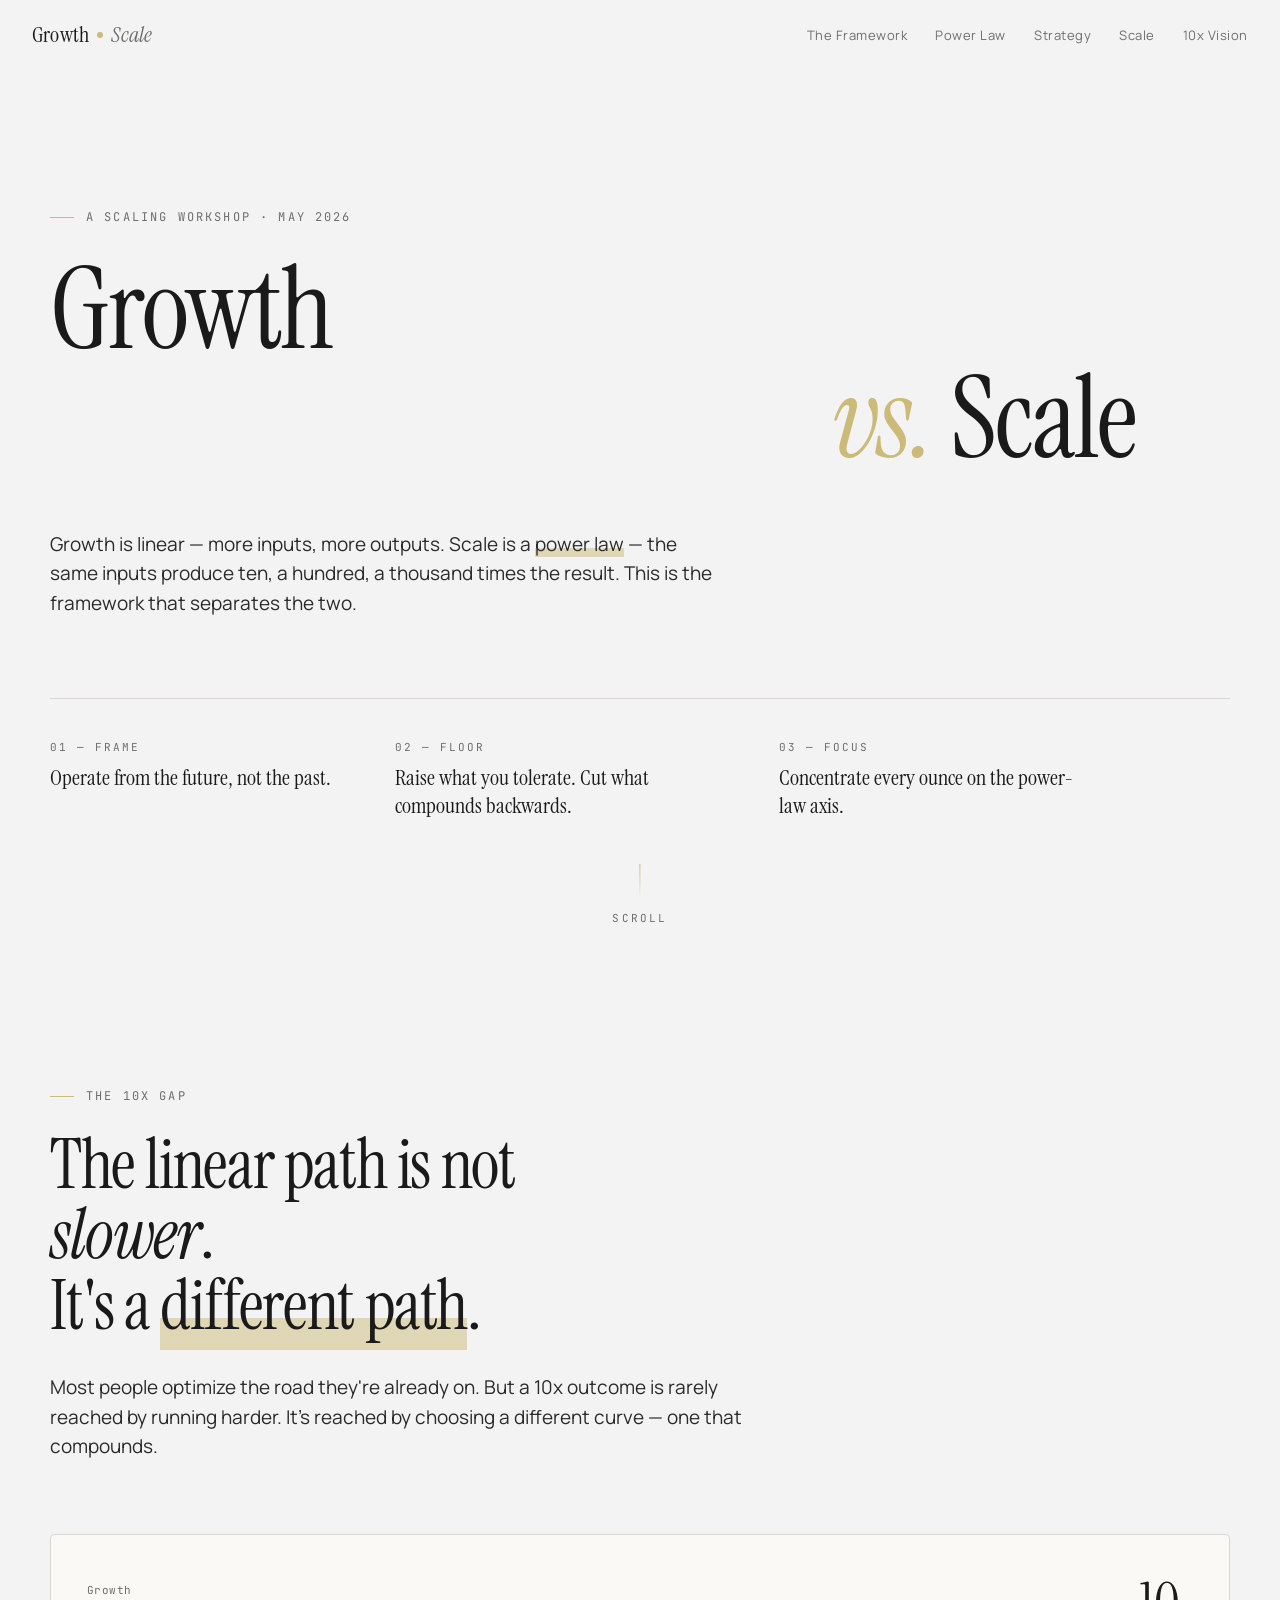
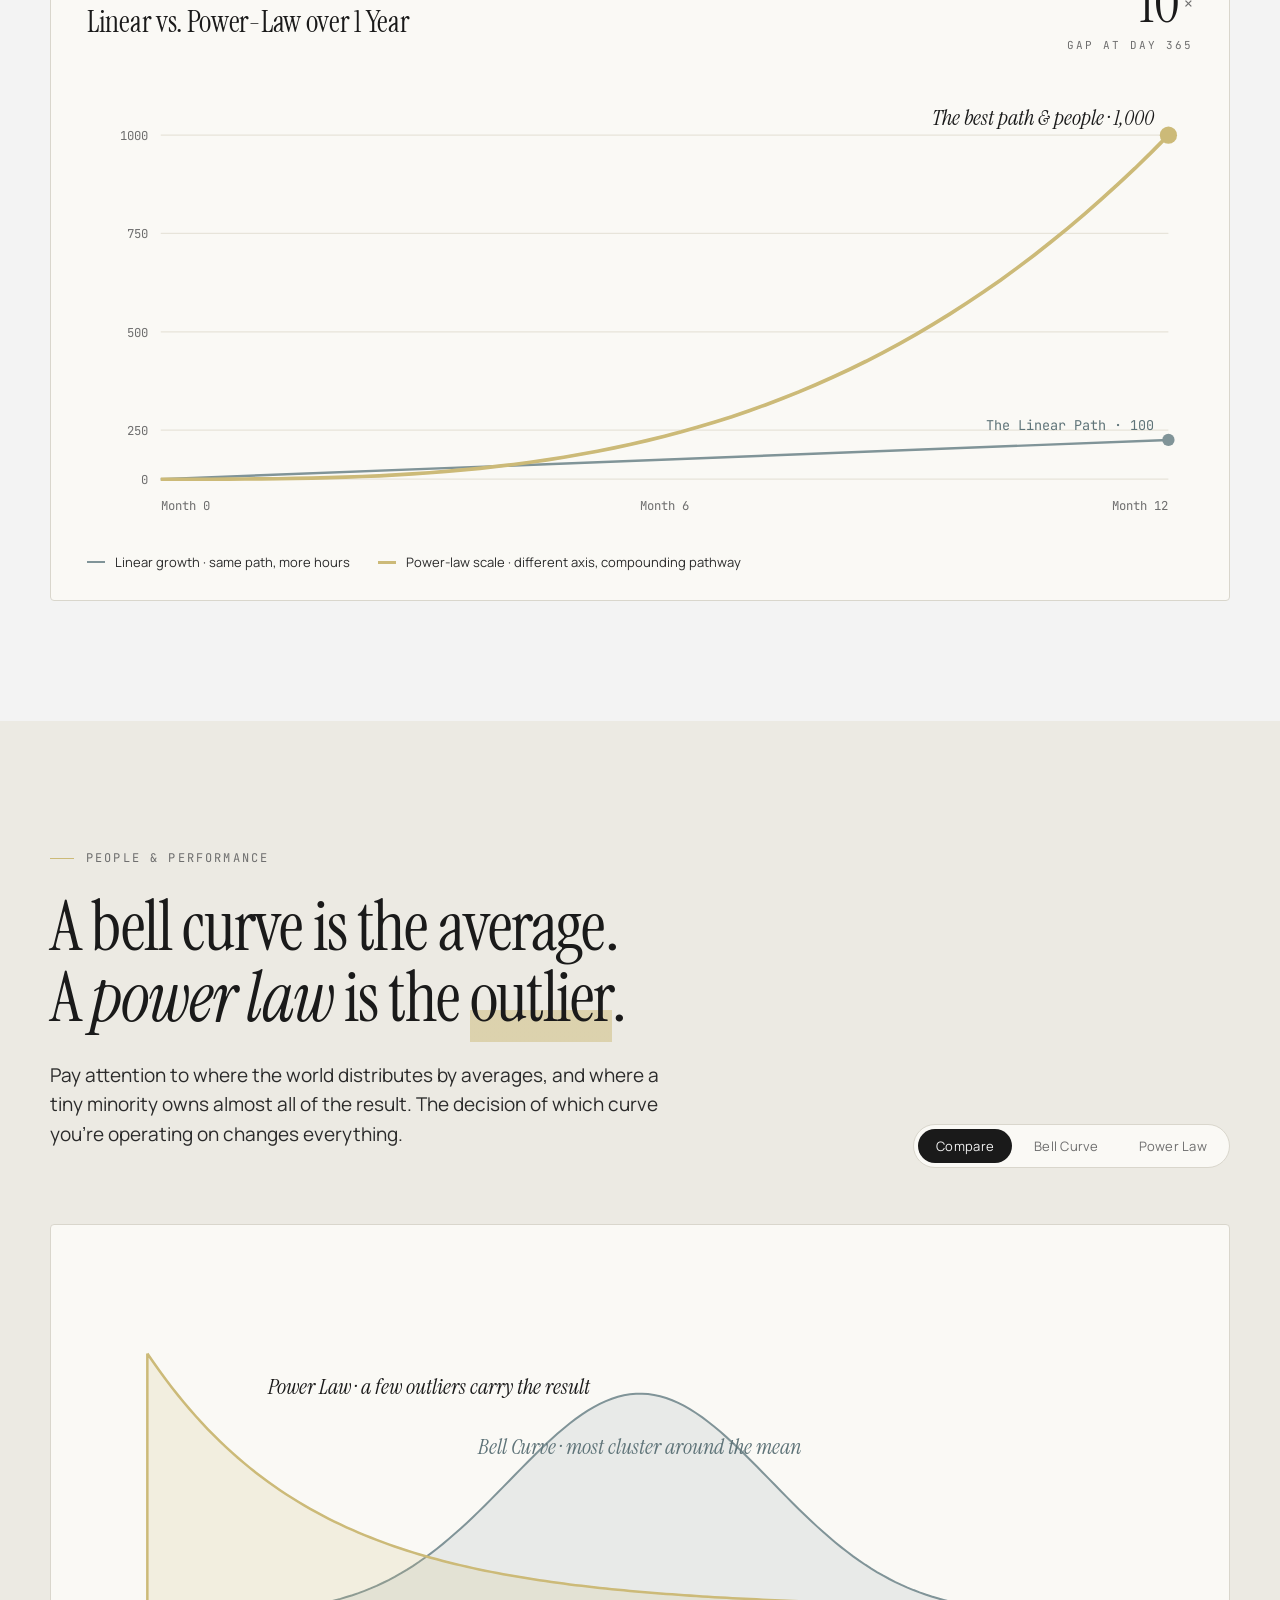
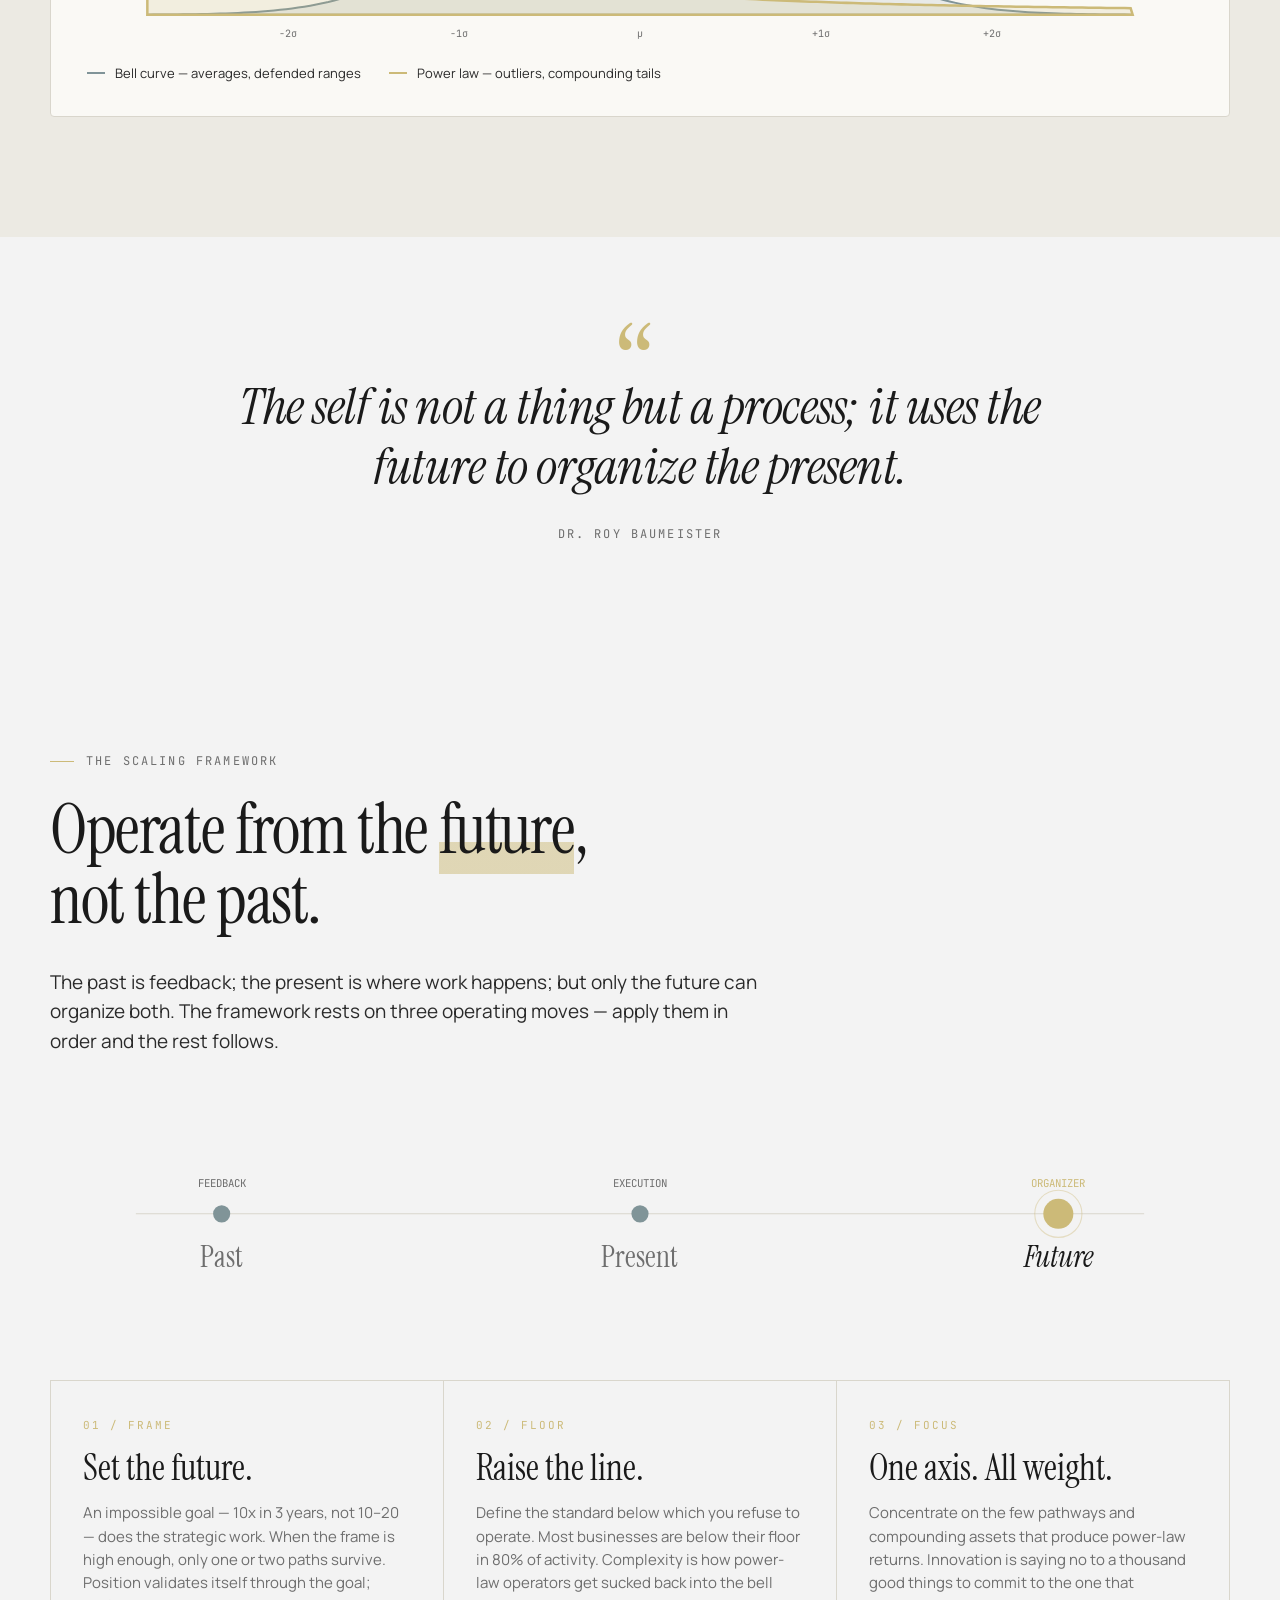
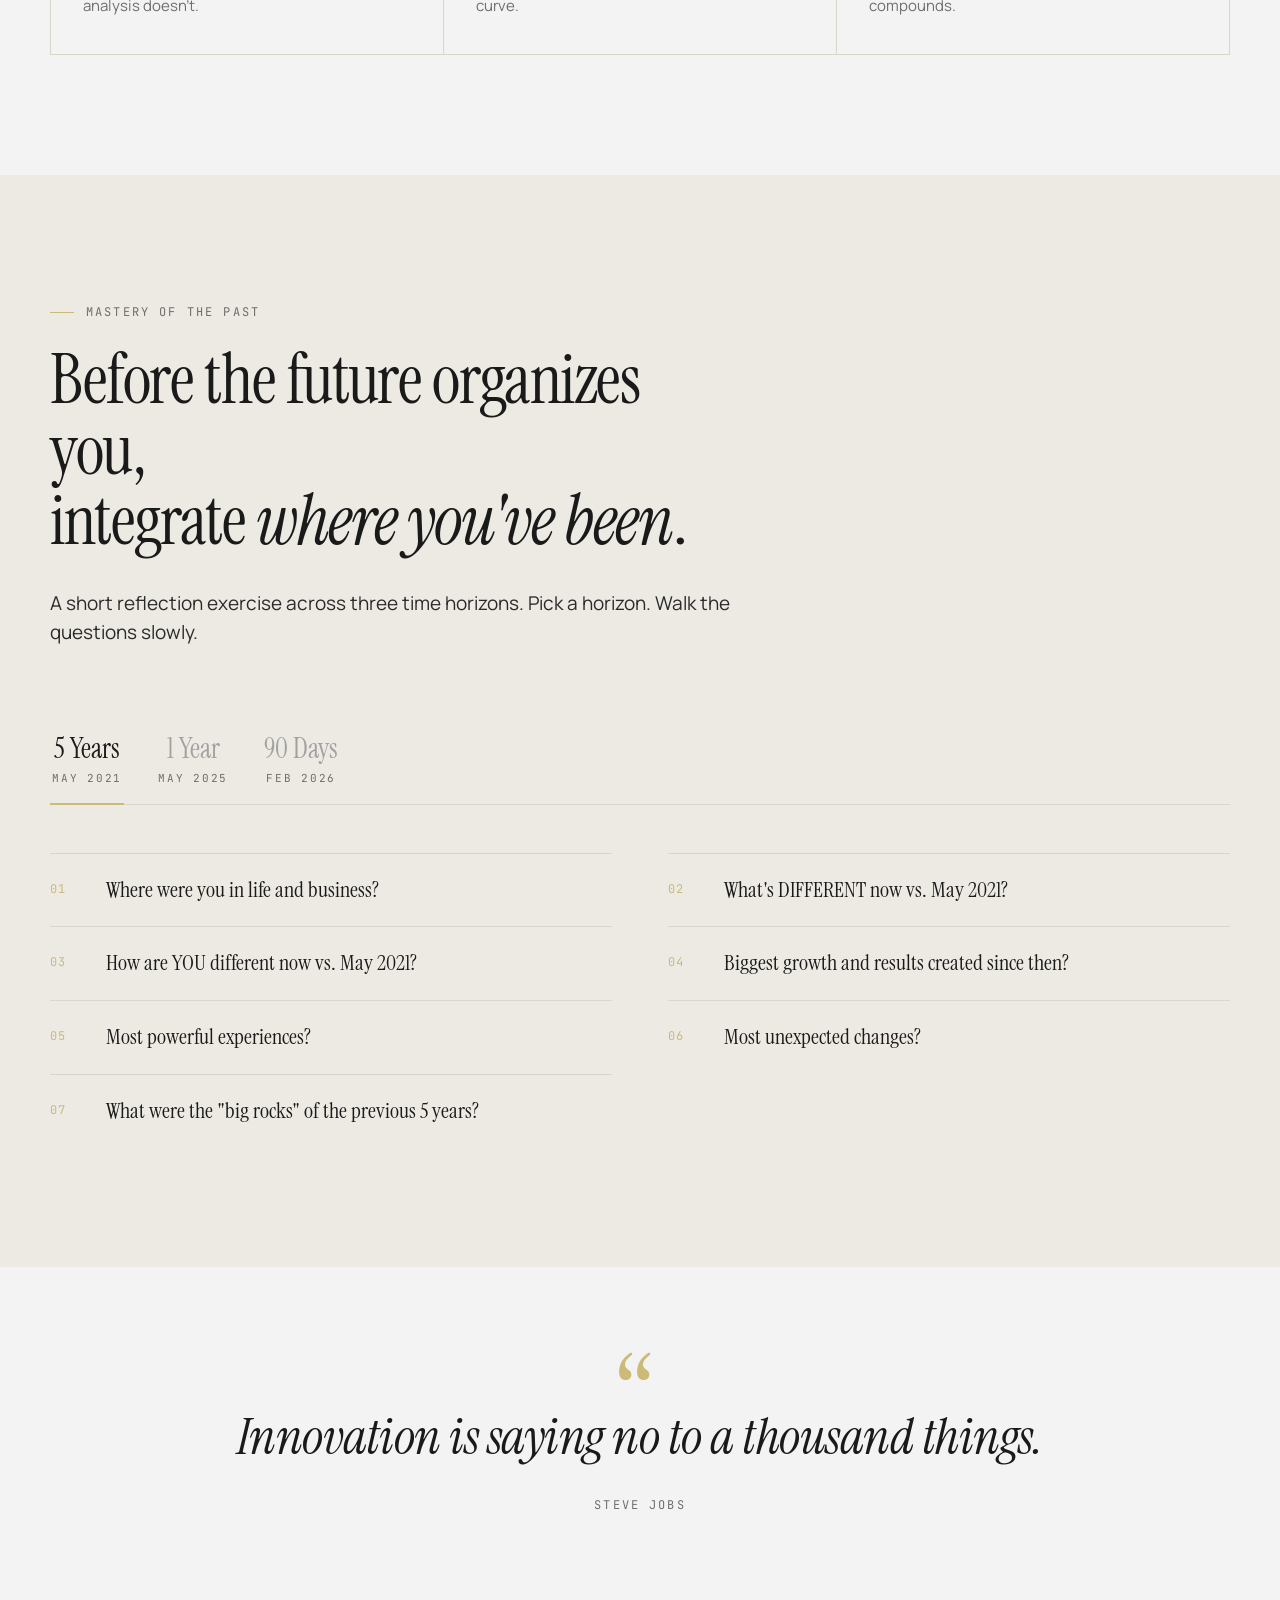
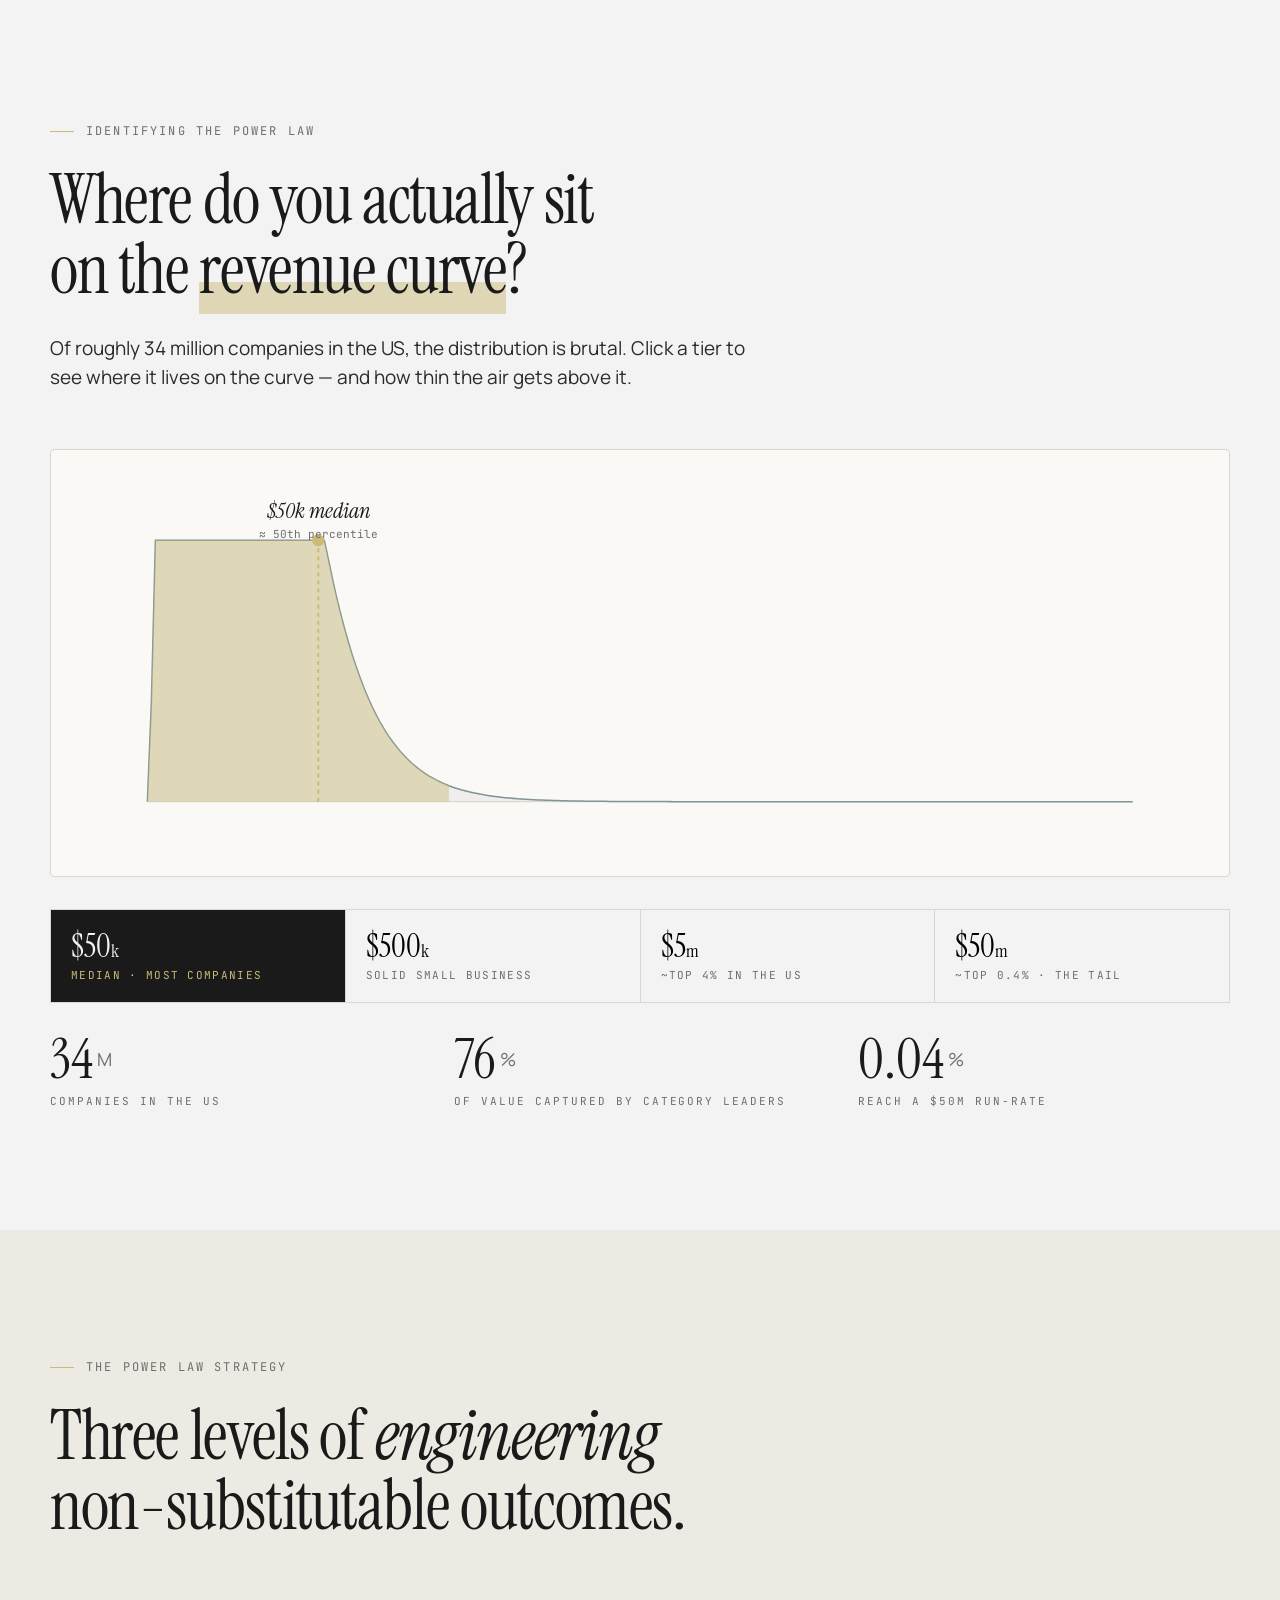
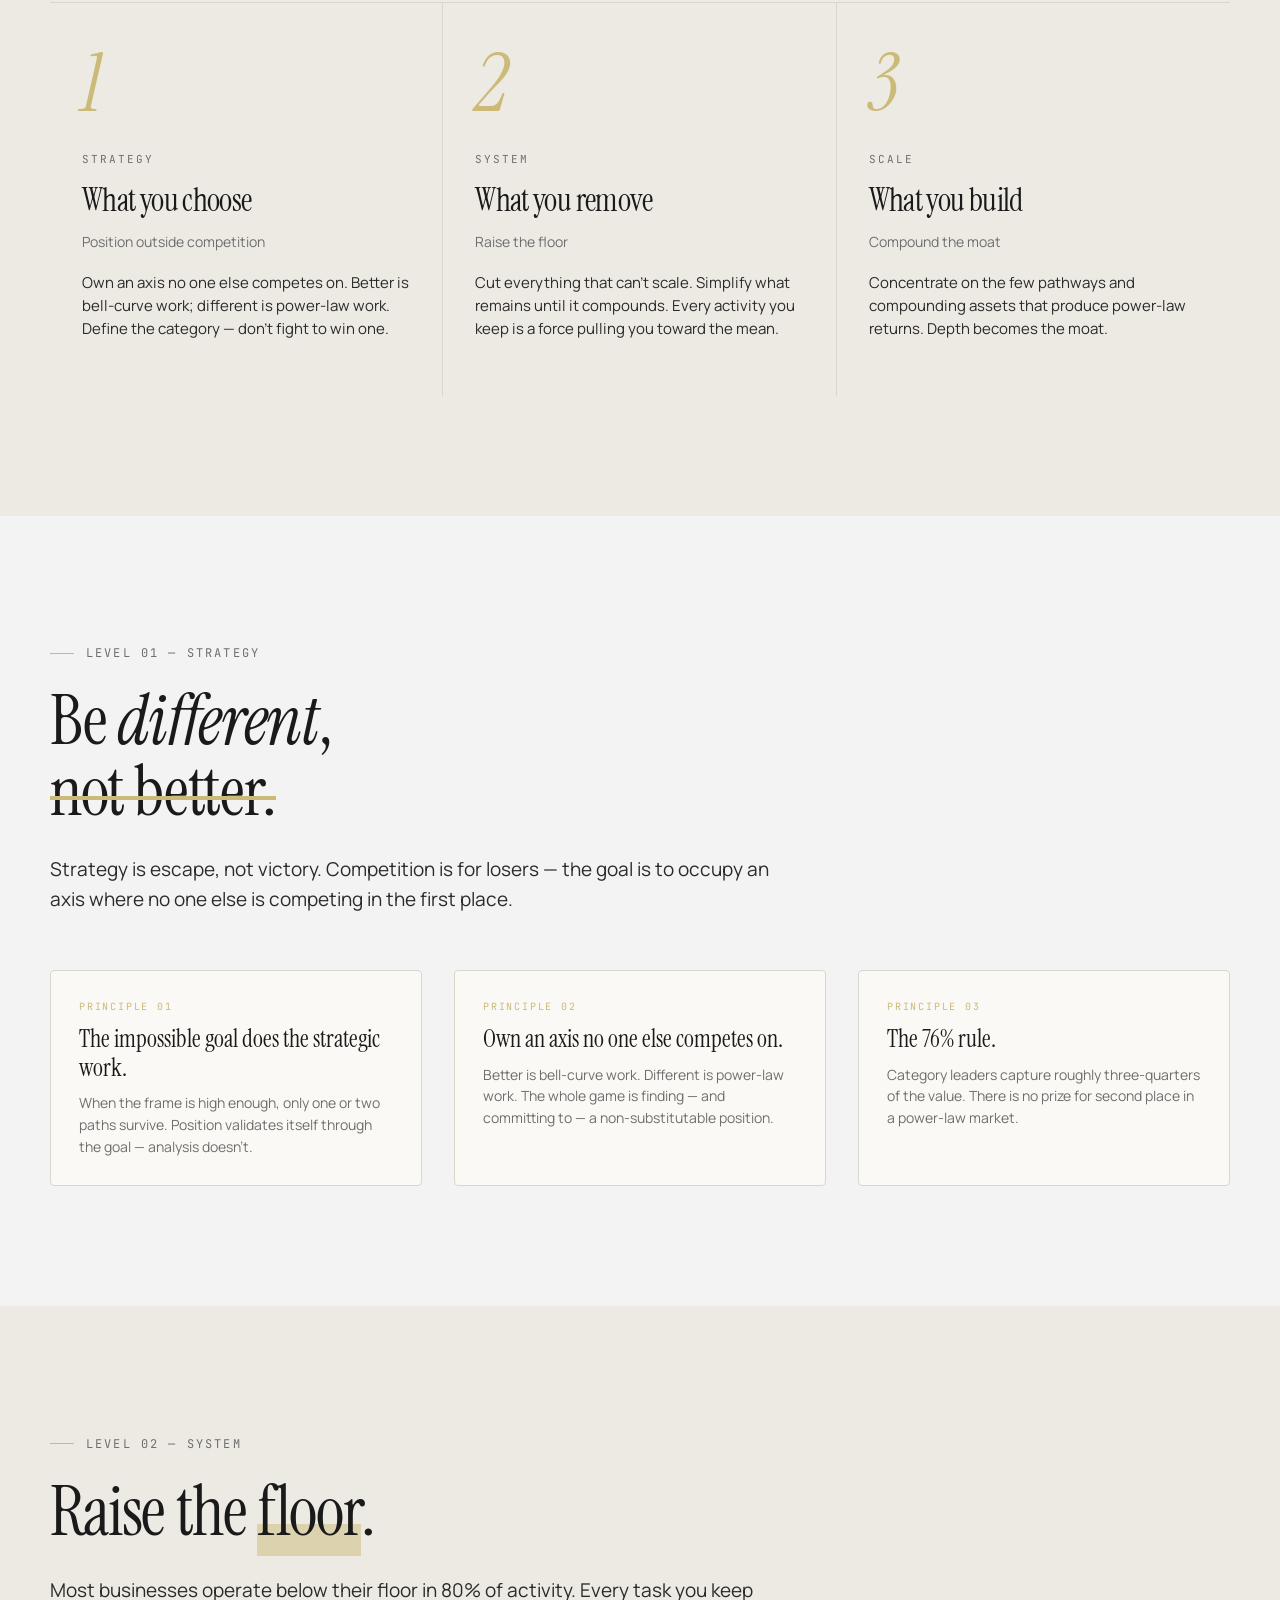
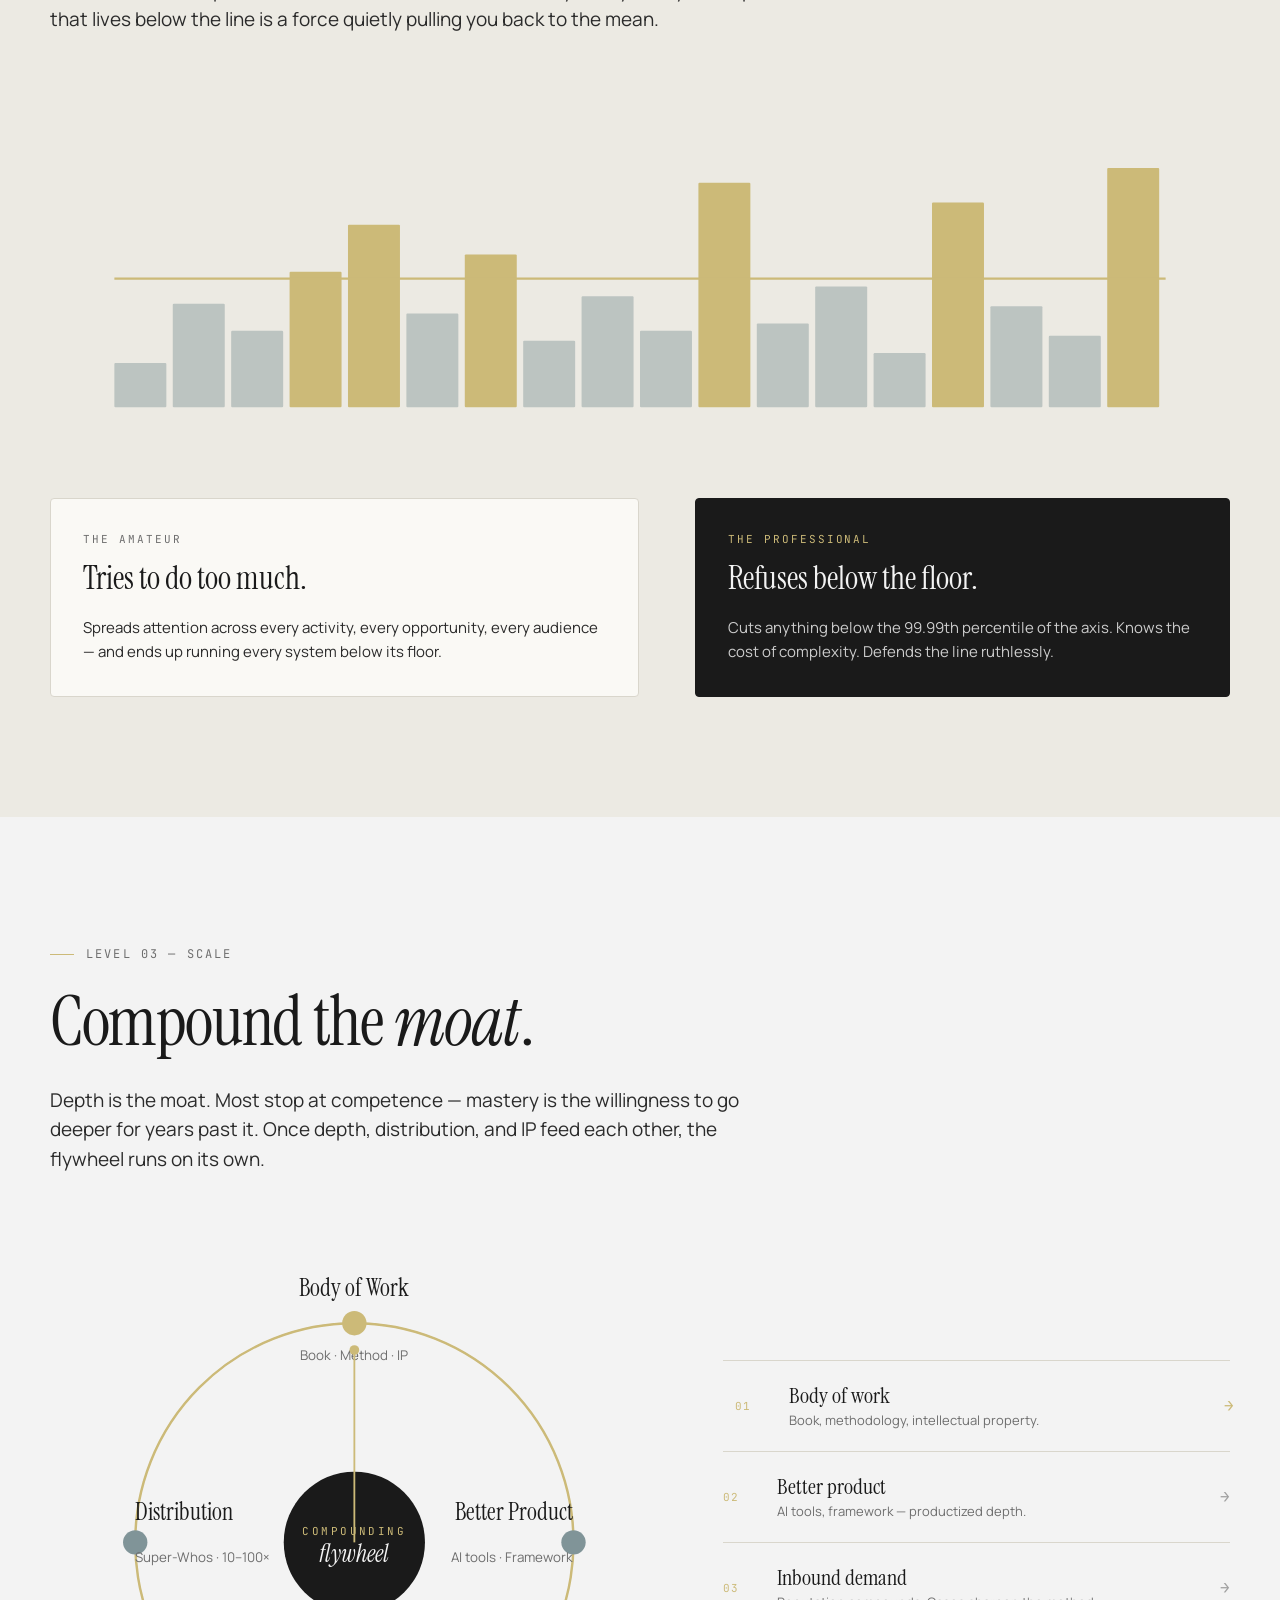
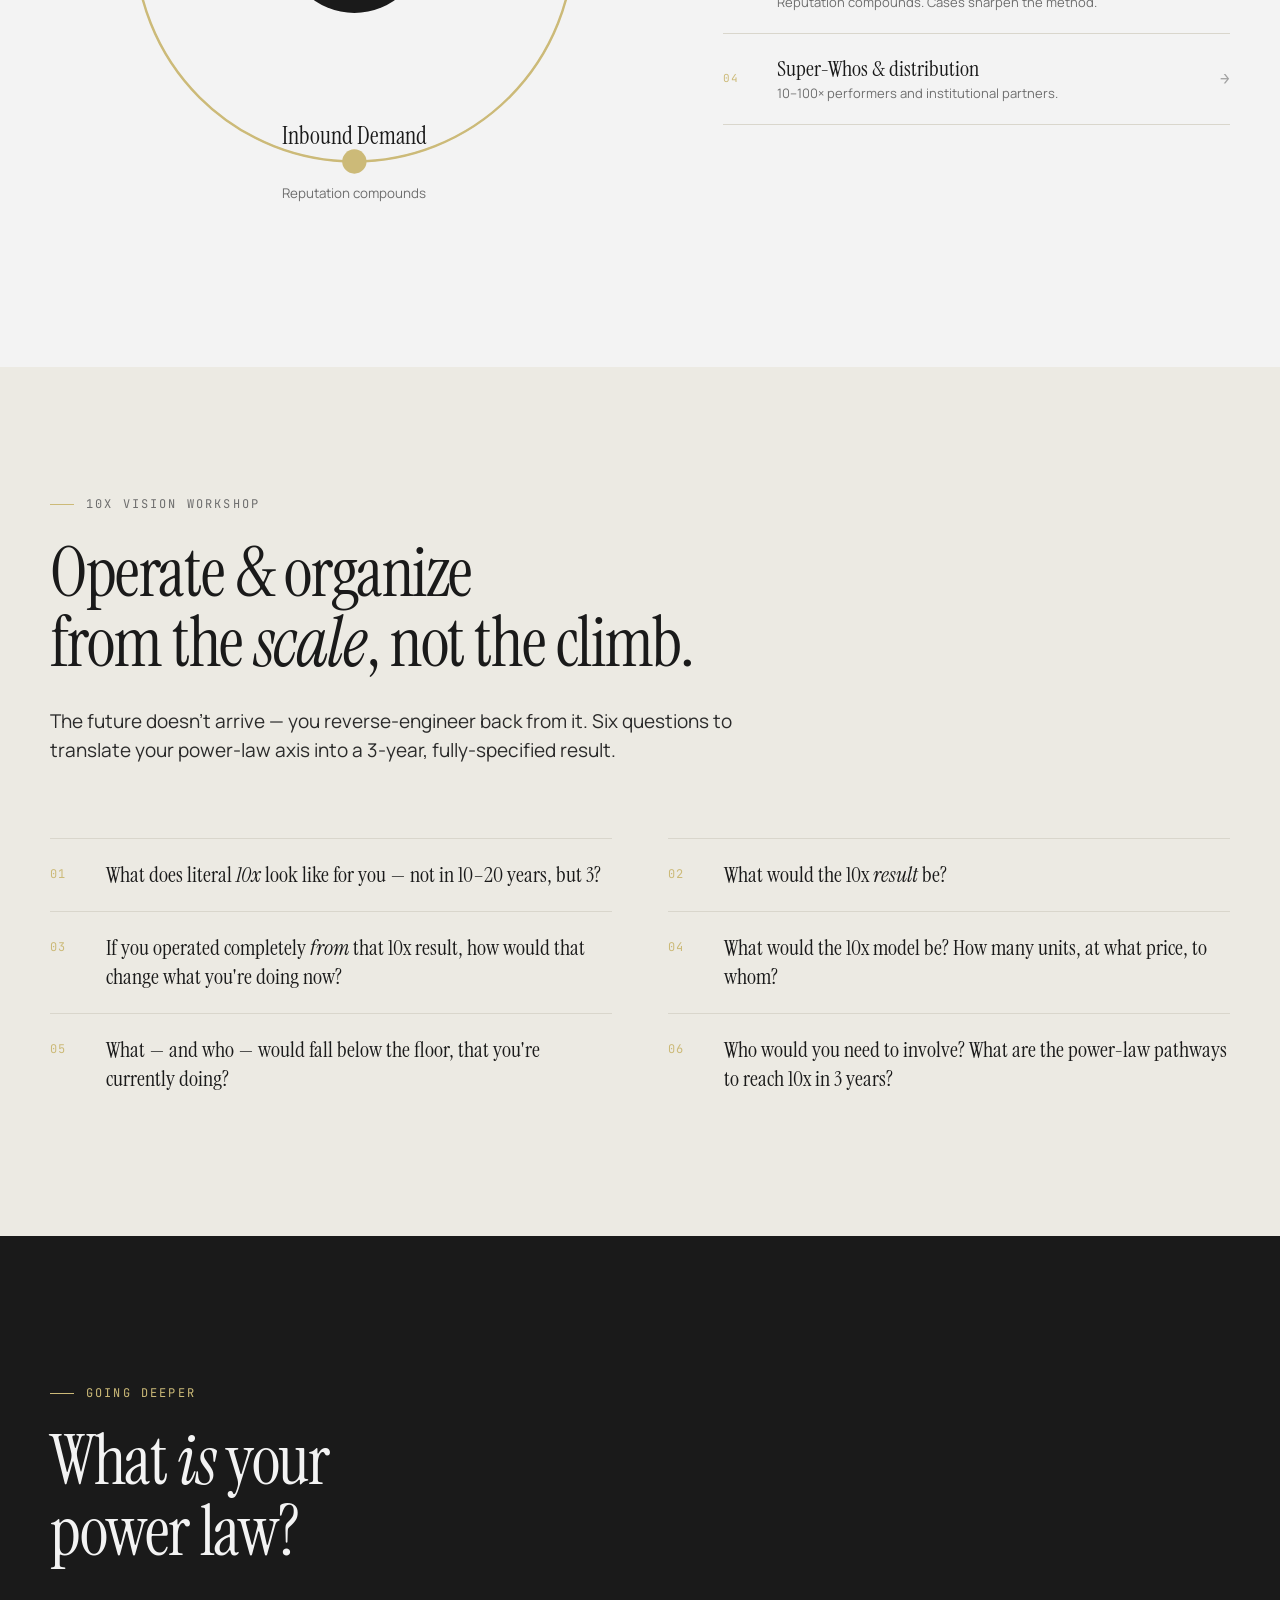
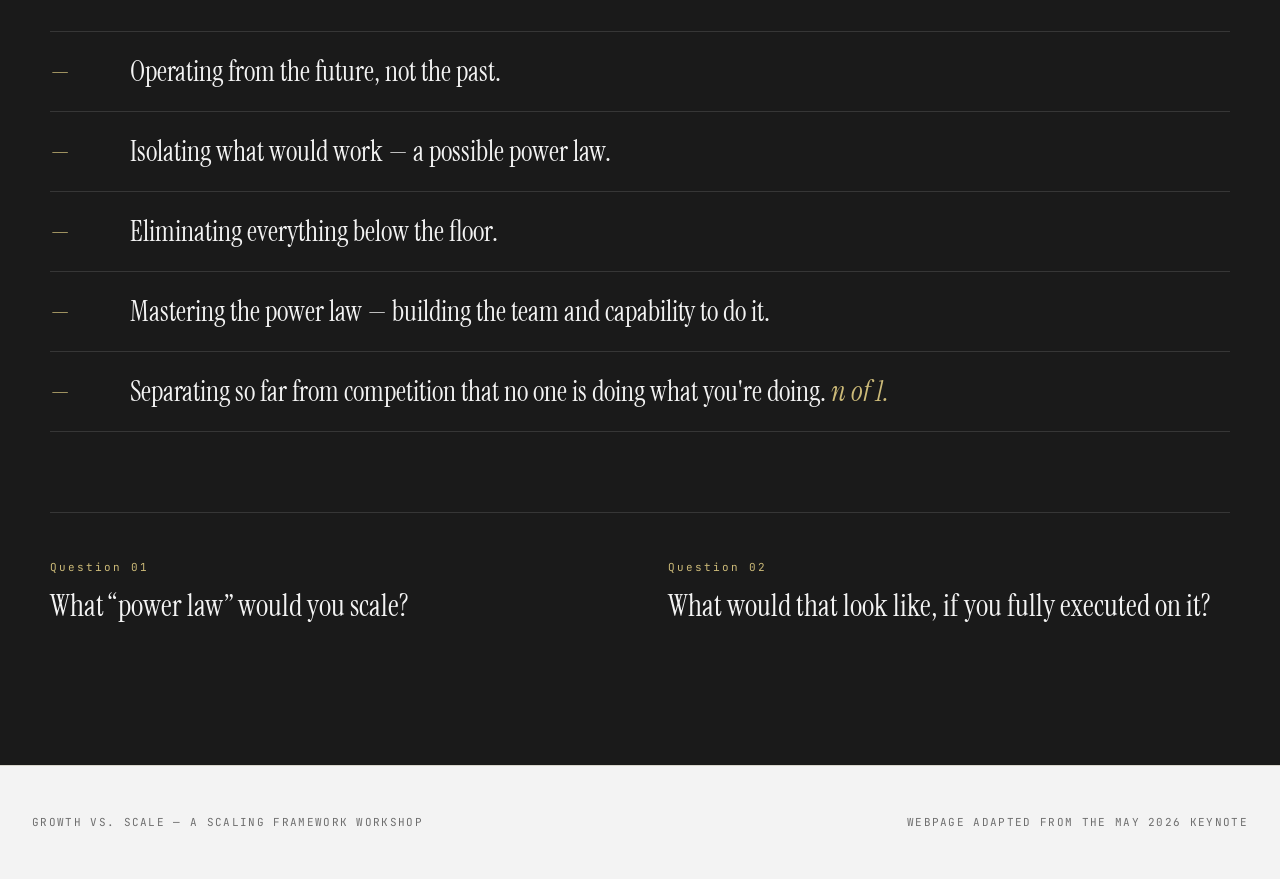
<file: growth-vs-scale.html>
<!doctype html>
<html lang="en">
<head>
<meta charset="utf-8">
<meta name="viewport" content="width=device-width, initial-scale=1">
<title>Growth vs. Scale — The Scaling Framework</title>
<link rel="preconnect" href="https://fonts.googleapis.com">
<link rel="preconnect" href="https://fonts.gstatic.com" crossorigin>
<link href="https://fonts.googleapis.com/css2?family=Instrument+Serif:ital@0;1&family=Manrope:wght@300;400;500;600;700&family=JetBrains+Mono:wght@400;500&display=swap" rel="stylesheet">
<style>
  :root {
    --bg: #F3F3F3;
    --bg-2: #ECEAE3;
    --ink: #1A1A1A;
    --ink-soft: #2a2a2a;
    --muted: #6e6e6e;
    --muted-2: #a1a1a1;
    --line: #d9d6cc;
    --line-soft: #e7e4da;
    --gold: #CCBA78;
    --gold-deep: #b39e57;
    --slate: #809498;
    --slate-deep: #5e7378;
    --paper: #FAF9F5;
    --ink-paper: #FFFCF4;
  }

  * { box-sizing: border-box; }
  html, body { margin: 0; padding: 0; }
  html { scroll-behavior: smooth; }
  body {
    background: var(--bg);
    color: var(--ink);
    font-family: 'Manrope', system-ui, -apple-system, sans-serif;
    font-weight: 400;
    line-height: 1.55;
    -webkit-font-smoothing: antialiased;
    -moz-osx-font-smoothing: grayscale;
    font-feature-settings: "ss01", "cv11";
  }

  .serif { font-family: 'Instrument Serif', 'Times New Roman', serif; font-weight: 400; letter-spacing: -0.01em; }
  .mono  { font-family: 'JetBrains Mono', ui-monospace, monospace; }

  ::selection { background: var(--gold); color: var(--ink); }

  /* ----- progress bar ----- */
  .progress {
    position: fixed; inset: 0 0 auto 0; height: 2px;
    background: transparent; z-index: 60; pointer-events: none;
  }
  .progress .bar { height: 100%; width: 0; background: var(--gold); transition: width .1s linear; }

  /* ----- top nav ----- */
  nav.top {
    position: fixed; top: 0; left: 0; right: 0; z-index: 50;
    display: flex; align-items: center; justify-content: space-between;
    padding: 18px 32px;
    background: rgba(243, 243, 243, 0.78);
    backdrop-filter: saturate(140%) blur(14px);
    -webkit-backdrop-filter: saturate(140%) blur(14px);
    border-bottom: 1px solid transparent;
    transition: border-color .25s ease, background .25s ease;
  }
  nav.top.scrolled { border-bottom-color: var(--line); }
  nav.top .brand {
    font-family: 'Instrument Serif', serif; font-size: 22px;
    letter-spacing: 0.01em;
  }
  nav.top .brand i { font-style: italic; color: var(--muted); }
  nav.top .brand .dot { display: inline-block; width: 6px; height: 6px; background: var(--gold); border-radius: 50%; margin: 0 8px 2px; vertical-align: middle; }
  nav.top ul {
    display: flex; gap: 28px; list-style: none; margin: 0; padding: 0;
    font-size: 13px; color: var(--muted); letter-spacing: 0.04em;
  }
  nav.top ul a {
    color: inherit; text-decoration: none; padding: 4px 0;
    border-bottom: 1px solid transparent; transition: color .2s, border-color .2s;
  }
  nav.top ul a:hover { color: var(--ink); border-bottom-color: var(--gold); }
  nav.top ul a.active { color: var(--ink); border-bottom-color: var(--gold); }
  @media (max-width: 820px) { nav.top ul { display: none; } }

  /* ----- layout primitives ----- */
  section { padding: 120px 32px; position: relative; }
  .container { max-width: 1180px; margin: 0 auto; }
  .narrow    { max-width: 820px;  margin: 0 auto; }

  .eyebrow {
    font-family: 'JetBrains Mono', monospace;
    font-size: 12px; letter-spacing: 0.18em; text-transform: uppercase;
    color: var(--muted); display: inline-flex; align-items: center; gap: 12px;
  }
  .eyebrow::before {
    content: ""; width: 24px; height: 1px; background: var(--gold);
    display: inline-block;
  }

  h1, h2, h3 { margin: 0; font-weight: 400; letter-spacing: -0.02em; }
  h1.display { font-family: 'Instrument Serif', serif; font-size: clamp(60px, 9vw, 144px); line-height: 0.95; }
  h2.display { font-family: 'Instrument Serif', serif; font-size: clamp(40px, 5.4vw, 80px); line-height: 1.02; }
  h3.display { font-family: 'Instrument Serif', serif; font-size: clamp(28px, 3vw, 44px); line-height: 1.1; }
  p.lead   { font-size: 19px; line-height: 1.55; color: var(--ink-soft); max-width: 60ch; }
  p.muted  { color: var(--muted); }

  /* reveal on scroll */
  .reveal { opacity: 0; transform: translateY(24px); transition: opacity .9s cubic-bezier(.2,.7,.2,1), transform .9s cubic-bezier(.2,.7,.2,1); }
  .reveal.in { opacity: 1; transform: none; }
  .reveal.delay-1 { transition-delay: .08s; }
  .reveal.delay-2 { transition-delay: .16s; }
  .reveal.delay-3 { transition-delay: .24s; }
  .reveal.delay-4 { transition-delay: .32s; }
  .reveal.delay-5 { transition-delay: .40s; }
  @media (prefers-reduced-motion: reduce) {
    .reveal { opacity: 1; transform: none; transition: none; }
    html { scroll-behavior: auto; }
  }

  /* ===== HERO ===== */
  .hero { padding-top: 200px; padding-bottom: 140px; min-height: 100vh; display: flex; align-items: center; }
  .hero .container { width: 100%; }
  .hero-grid { display: grid; grid-template-columns: 1fr; gap: 48px; align-items: end; }
  .hero h1 {
    display: grid; grid-template-columns: auto; gap: 0;
  }
  .hero .vs {
    font-style: italic; color: var(--gold); margin: 0 24px;
    transform: translateY(-12px); display: inline-block;
  }
  .hero h1 .line { display: block; }
  .hero h1 .line.right { text-align: right; padding-right: 8%; }
  .hero h1 .line.left { padding-left: 8%; }
  .hero-meta {
    display: flex; gap: 64px; flex-wrap: wrap;
    padding-top: 40px; border-top: 1px solid var(--line);
  }
  .hero-meta .item { max-width: 320px; }
  .hero-meta .item .k { font-family: 'JetBrains Mono', monospace; font-size: 11px; letter-spacing: 0.18em; text-transform: uppercase; color: var(--muted); margin-bottom: 8px; }
  .hero-meta .item .v { font-family: 'Instrument Serif', serif; font-size: 22px; line-height: 1.25; }

  .scroll-hint {
    position: absolute; bottom: 32px; left: 50%; transform: translateX(-50%);
    font-family: 'JetBrains Mono', monospace; font-size: 11px; letter-spacing: 0.2em;
    color: var(--muted); text-transform: uppercase;
    display: flex; flex-direction: column; align-items: center; gap: 10px;
  }
  .scroll-hint .line {
    width: 1px; height: 36px; background: linear-gradient(var(--gold), transparent);
    animation: drip 2.2s ease-in-out infinite;
  }
  @keyframes drip {
    0%, 100% { opacity: 1; transform: scaleY(1); transform-origin: top; }
    50%      { opacity: .3; transform: scaleY(.4); }
  }

  /* ===== Linear vs Power Law chart ===== */
  .chart-card {
    background: var(--paper);
    border: 1px solid var(--line);
    border-radius: 4px;
    padding: 40px 36px 28px;
    position: relative;
  }
  .chart-card .axis-y, .chart-card .axis-x {
    font-family: 'JetBrains Mono', monospace; font-size: 11px;
    color: var(--muted); letter-spacing: 0.04em;
  }
  .chart-legend {
    display: flex; flex-wrap: wrap; gap: 28px; margin-top: 24px;
    font-size: 13px; color: var(--ink-soft);
  }
  .chart-legend .item { display: flex; align-items: center; gap: 10px; }
  .chart-legend .swatch { width: 18px; height: 2px; background: var(--slate); }
  .chart-legend .swatch.gold { background: var(--gold); height: 2px; }
  .chart-legend .swatch.gold.thick { height: 3px; }

  /* ===== Bell curve vs Power law ===== */
  .toggle-row {
    display: inline-flex; gap: 4px; padding: 4px;
    background: var(--paper); border: 1px solid var(--line); border-radius: 999px;
  }
  .toggle-row button {
    border: 0; background: transparent;
    padding: 8px 18px; border-radius: 999px;
    font-family: 'Manrope', sans-serif; font-size: 13px; color: var(--muted);
    cursor: pointer; transition: all .25s ease;
    letter-spacing: 0.02em;
  }
  .toggle-row button.active { background: var(--ink); color: var(--bg); }

  /* ===== Section header with framework chips ===== */
  .frame-list { display: grid; grid-template-columns: repeat(3, 1fr); gap: 1px; background: var(--line); margin-top: 80px; border: 1px solid var(--line); }
  .frame-list .cell {
    background: var(--bg); padding: 36px 32px;
    display: flex; flex-direction: column; gap: 14px; min-height: 240px;
    transition: background .3s ease;
  }
  .frame-list .cell:hover { background: var(--paper); }
  .frame-list .cell .n {
    font-family: 'JetBrains Mono', monospace; font-size: 11px;
    letter-spacing: 0.18em; color: var(--gold); text-transform: uppercase;
  }
  .frame-list .cell .h { font-family: 'Instrument Serif', serif; font-size: 36px; line-height: 1.1; }
  .frame-list .cell .p { color: var(--muted); font-size: 15px; line-height: 1.55; }
  @media (max-width: 820px) { .frame-list { grid-template-columns: 1fr; } }

  /* ===== Pull quote ===== */
  .pullquote {
    text-align: center; padding: 80px 0;
    position: relative;
  }
  .pullquote .mark {
    font-family: 'Instrument Serif', serif; font-size: 120px; line-height: 1;
    color: var(--gold); display: block; margin: 0 auto 0px; height: 60px;
  }
  .pullquote blockquote {
    margin: 0 auto; max-width: 920px;
    font-family: 'Instrument Serif', serif; font-style: italic;
    font-size: clamp(28px, 4vw, 52px); line-height: 1.18; letter-spacing: -0.01em;
  }
  .pullquote cite {
    display: block; margin-top: 28px; font-style: normal;
    font-family: 'JetBrains Mono', monospace; font-size: 12px;
    letter-spacing: 0.18em; text-transform: uppercase; color: var(--muted);
  }

  /* ===== Mastery of Past tabs ===== */
  .tabs { display: flex; gap: 32px; border-bottom: 1px solid var(--line); margin-bottom: 48px; }
  .tabs button {
    background: transparent; border: 0; padding: 18px 2px; cursor: pointer;
    font-family: 'Instrument Serif', serif; font-size: 28px; color: var(--muted-2);
    border-bottom: 2px solid transparent; margin-bottom: -1px;
    transition: color .25s, border-color .25s;
  }
  .tabs button.active { color: var(--ink); border-color: var(--gold); }
  .tabs button .sub { display: block; font-family: 'JetBrains Mono', monospace; font-size: 11px; letter-spacing: 0.16em; color: var(--muted); text-transform: uppercase; margin-top: 4px; font-style: normal; }

  .q-list { display: grid; grid-template-columns: repeat(2, 1fr); gap: 0 56px; }
  .q-list .q {
    border-top: 1px solid var(--line);
    padding: 22px 0;
    display: grid; grid-template-columns: 40px 1fr; gap: 16px;
    transition: background .3s;
  }
  .q-list .q .n {
    font-family: 'JetBrains Mono', monospace; font-size: 12px;
    color: var(--gold); letter-spacing: 0.08em; padding-top: 4px;
  }
  .q-list .q .t { font-family: 'Instrument Serif', serif; font-size: 22px; line-height: 1.3; }
  @media (max-width: 820px) { .q-list { grid-template-columns: 1fr; } }

  /* ===== Bell-curve interactive ===== */
  .bell-wrap { position: relative; }
  .tier-row { display: grid; grid-template-columns: repeat(4, 1fr); gap: 1px; background: var(--line); margin-top: 32px; border: 1px solid var(--line); }
  .tier-row button {
    border: 0; background: var(--bg); padding: 20px;
    text-align: left; cursor: pointer; transition: background .3s;
    display: flex; flex-direction: column; gap: 6px;
  }
  .tier-row button:hover { background: var(--paper); }
  .tier-row button.active { background: var(--ink); color: var(--bg); }
  .tier-row button.active .label { color: var(--gold); }
  .tier-row button .v { font-family: 'Instrument Serif', serif; font-size: 32px; line-height: 1; }
  .tier-row button .label { font-family: 'JetBrains Mono', monospace; font-size: 11px; color: var(--muted); letter-spacing: 0.12em; text-transform: uppercase; }
  .tier-row button.active .v { color: var(--bg); }

  /* ===== 3 Levels Strategy ===== */
  .levels { display: grid; grid-template-columns: 1fr 1fr 1fr; gap: 0; margin-top: 60px; border-top: 1px solid var(--line); }
  .levels .lvl {
    padding: 40px 32px; border-right: 1px solid var(--line);
    position: relative; transition: background .35s;
  }
  .levels .lvl:last-child { border-right: 0; }
  .levels .lvl:hover { background: var(--paper); }
  .levels .lvl .num {
    font-family: 'Instrument Serif', serif; font-size: 80px; line-height: 1;
    color: var(--gold); margin-bottom: 28px; font-style: italic;
  }
  .levels .lvl .kicker { font-family: 'JetBrains Mono', monospace; font-size: 11px; letter-spacing: 0.18em; text-transform: uppercase; color: var(--muted); margin-bottom: 8px; }
  .levels .lvl h3 { font-family: 'Instrument Serif', serif; font-size: 32px; margin-bottom: 6px; }
  .levels .lvl .sub { color: var(--muted); font-size: 14px; margin-bottom: 18px; }
  .levels .lvl p { color: var(--ink-soft); font-size: 15px; line-height: 1.55; }
  @media (max-width: 820px) { .levels { grid-template-columns: 1fr; } .levels .lvl { border-right: 0; border-bottom: 1px solid var(--line); } }

  /* ===== Different not better ===== */
  .principle-grid { display: grid; grid-template-columns: repeat(3, 1fr); gap: 32px; margin-top: 56px; }
  .principle {
    background: var(--paper); border: 1px solid var(--line);
    padding: 28px; border-radius: 4px;
    display: flex; flex-direction: column; gap: 10px;
    transition: transform .35s ease, box-shadow .35s ease;
  }
  .principle:hover { transform: translateY(-3px); box-shadow: 0 12px 40px -20px rgba(0,0,0,0.18); }
  .principle .head { font-family: 'Instrument Serif', serif; font-size: 24px; line-height: 1.2; }
  .principle .body { color: var(--muted); font-size: 14px; line-height: 1.55; }
  .principle .tag { font-family: 'JetBrains Mono', monospace; font-size: 10px; letter-spacing: 0.18em; color: var(--gold); text-transform: uppercase; }
  @media (max-width: 820px) { .principle-grid { grid-template-columns: 1fr; } }

  /* ===== Floor diagram ===== */
  .floor-fig { position: relative; }
  .floor-row { display: grid; grid-template-columns: 1.1fr 1fr; gap: 56px; align-items: center; }
  .floor-card { padding: 32px; border: 1px solid var(--line); background: var(--paper); border-radius: 4px; }
  .floor-card .lbl { font-family: 'JetBrains Mono', monospace; font-size: 11px; letter-spacing: 0.18em; text-transform: uppercase; color: var(--muted); }
  .floor-card .h { font-family: 'Instrument Serif', serif; font-size: 32px; margin: 6px 0 12px; }
  .floor-card p { color: var(--ink-soft); font-size: 15px; line-height: 1.6; margin: 0; }
  @media (max-width: 820px) { .floor-row { grid-template-columns: 1fr; } }

  /* ===== Flywheel ===== */
  .flywheel-wrap { display: grid; grid-template-columns: 1.2fr 1fr; gap: 64px; align-items: center; margin-top: 64px; }
  .flywheel-list { display: flex; flex-direction: column; gap: 0; }
  .flywheel-list .node {
    padding: 22px 0; border-top: 1px solid var(--line);
    display: grid; grid-template-columns: 36px 1fr auto; gap: 18px; align-items: center;
    cursor: pointer; transition: padding .3s ease;
  }
  .flywheel-list .node:last-child { border-bottom: 1px solid var(--line); }
  .flywheel-list .node .n { font-family: 'JetBrains Mono', monospace; font-size: 11px; color: var(--gold); letter-spacing: 0.12em; }
  .flywheel-list .node .h { font-family: 'Instrument Serif', serif; font-size: 22px; line-height: 1.2; }
  .flywheel-list .node .h small { display: block; font-family: 'Manrope', sans-serif; font-size: 13px; color: var(--muted); font-style: normal; margin-top: 4px; }
  .flywheel-list .node .arrow { color: var(--muted-2); font-family: 'JetBrains Mono', monospace; font-size: 16px; transition: color .3s, transform .3s; }
  .flywheel-list .node.active { padding-left: 12px; }
  .flywheel-list .node.active .arrow { color: var(--gold); transform: translateX(4px); }
  .flywheel-list .node:hover .arrow { color: var(--gold); }
  @media (max-width: 980px) { .flywheel-wrap { grid-template-columns: 1fr; } }

  /* ===== Final / Going deeper ===== */
  .deep { background: var(--ink); color: var(--bg); padding: 140px 32px; }
  .deep .eyebrow { color: var(--gold); }
  .deep .eyebrow::before { background: var(--gold); }
  .deep h2 { color: var(--bg); }
  .deep ul { list-style: none; padding: 0; margin: 0; }
  .deep ul li {
    padding: 22px 0; border-top: 1px solid rgba(255,255,255,0.12);
    font-family: 'Instrument Serif', serif; font-size: 28px; line-height: 1.25;
    display: grid; grid-template-columns: 56px 1fr; gap: 24px; align-items: baseline;
  }
  .deep ul li:last-child { border-bottom: 1px solid rgba(255,255,255,0.12); }
  .deep ul li .dash { color: var(--gold); }
  .deep .closing {
    margin-top: 80px; padding-top: 48px; border-top: 1px solid rgba(255,255,255,0.12);
    display: grid; grid-template-columns: 1fr 1fr; gap: 56px;
  }
  .deep .closing .q { font-family: 'Instrument Serif', serif; font-size: 30px; line-height: 1.25; }
  .deep .closing .q small { display: block; font-family: 'JetBrains Mono', monospace; font-size: 11px; color: var(--gold); letter-spacing: 0.18em; margin-bottom: 12px; }
  @media (max-width: 820px) { .deep .closing { grid-template-columns: 1fr; } }

  /* footer */
  footer.foot {
    padding: 48px 32px; border-top: 1px solid var(--line);
    display: flex; justify-content: space-between; flex-wrap: wrap; gap: 16px;
    font-family: 'JetBrains Mono', monospace; font-size: 11px; letter-spacing: 0.12em; text-transform: uppercase; color: var(--muted);
  }

  /* gold strike animation */
  .strike { position: relative; display: inline-block; }
  .strike::after {
    content: ""; position: absolute; left: 0; right: 0; top: 56%;
    height: 4px; background: var(--gold); transform-origin: left;
    transform: scaleX(0); transition: transform 1.1s cubic-bezier(.2,.7,.2,1) .2s;
  }
  .strike.in::after { transform: scaleX(1); }

  /* power-law text underline reveal */
  .glow {
    background: linear-gradient(transparent 64%, rgba(204,186,120,0.5) 64%);
    background-size: 0% 100%; background-repeat: no-repeat;
    transition: background-size 1s ease .2s;
  }
  .reveal.in .glow { background-size: 100% 100%; }

  /* utility */
  .row { display: flex; gap: 24px; flex-wrap: wrap; align-items: center; }
  .row.between { justify-content: space-between; }
  .stack { display: flex; flex-direction: column; gap: 24px; }

  /* counters */
  .stat { display: flex; flex-direction: column; gap: 6px; }
  .stat .v { font-family: 'Instrument Serif', serif; font-size: 56px; line-height: 1; color: var(--ink); }
  .stat .v .unit { font-family: 'Manrope', sans-serif; font-size: 18px; color: var(--muted); margin-left: 4px; vertical-align: 12px; }
  .stat .l { font-family: 'JetBrains Mono', monospace; font-size: 11px; letter-spacing: 0.18em; color: var(--muted); text-transform: uppercase; }

  /* big nav anchor offset */
  section[id] { scroll-margin-top: 80px; }
</style>
</head>
<body>

<div class="progress"><div class="bar" id="progressBar"></div></div>

<nav class="top" id="topnav">
  <div class="brand">Growth<span class="dot"></span><i>Scale</i></div>
  <ul>
    <li><a href="#frame" data-link>The Framework</a></li>
    <li><a href="#powerlaw" data-link>Power Law</a></li>
    <li><a href="#strategy" data-link>Strategy</a></li>
    <li><a href="#scale" data-link>Scale</a></li>
    <li><a href="#vision" data-link>10x Vision</a></li>
  </ul>
</nav>

<!-- ============ HERO ============ -->
<section class="hero" id="top">
  <div class="container">
    <div class="reveal eyebrow">A Scaling Workshop · May 2026</div>
    <h1 class="display reveal delay-1" style="margin-top: 28px;">
      <span class="line">Growth</span>
      <span class="line right"><i style="font-family:'Instrument Serif'; color:var(--gold);">vs.</i> Scale</span>
    </h1>
    <p class="lead reveal delay-2" style="margin-top: 56px; max-width: 56ch;">
      Growth is linear &mdash; more inputs, more outputs.
      Scale is a <span class="glow">power law</span> &mdash; the same inputs produce
      ten, a hundred, a thousand times the result. This is the framework that separates the two.
    </p>
    <div class="hero-meta reveal delay-3" style="margin-top: 80px;">
      <div class="item"><div class="k">01 — Frame</div><div class="v">Operate from the future, not the past.</div></div>
      <div class="item"><div class="k">02 — Floor</div><div class="v">Raise what you tolerate. Cut what compounds backwards.</div></div>
      <div class="item"><div class="k">03 — Focus</div><div class="v">Concentrate every ounce on the power-law axis.</div></div>
    </div>
  </div>
  <div class="scroll-hint"><div class="line"></div>Scroll</div>
</section>

<!-- ============ THE 10X GAP ============ -->
<section id="gap">
  <div class="container">
    <div class="reveal eyebrow">The 10x Gap</div>
    <h2 class="display reveal delay-1" style="margin-top: 24px; max-width: 18ch;">
      The linear path is not <i>slower</i>.<br>
      It's a <span class="glow">different path</span>.
    </h2>
    <p class="lead reveal delay-2" style="margin-top: 32px;">
      Most people optimize the road they're already on. But a 10x outcome is rarely reached by
      running harder. It's reached by choosing a different curve — one that compounds.
    </p>

    <div class="reveal delay-3" style="margin-top: 72px;">
      <div class="chart-card">
        <div class="row between" style="margin-bottom: 32px;">
          <div>
            <div class="axis-y">Growth</div>
            <div class="serif" style="font-size: 30px;">Linear vs. Power-Law over 1 Year</div>
          </div>
          <div class="stat" style="text-align:right; align-items:flex-end;">
            <div class="v"><span id="gapMult">10</span><span class="unit">×</span></div>
            <div class="l">Gap at Day 365</div>
          </div>
        </div>

        <svg viewBox="0 0 900 360" id="gapChart" style="width: 100%; height: auto; display: block;">
          <!-- grid -->
          <g stroke="var(--line-soft)" stroke-width="1">
            <line x1="60" y1="40"  x2="880" y2="40"/>
            <line x1="60" y1="120" x2="880" y2="120"/>
            <line x1="60" y1="200" x2="880" y2="200"/>
            <line x1="60" y1="280" x2="880" y2="280"/>
            <line x1="60" y1="320" x2="880" y2="320"/>
          </g>
          <!-- y axis labels -->
          <g font-family="JetBrains Mono" font-size="10" fill="var(--muted)">
            <text x="50" y="44"  text-anchor="end">1000</text>
            <text x="50" y="124" text-anchor="end">750</text>
            <text x="50" y="204" text-anchor="end">500</text>
            <text x="50" y="284" text-anchor="end">250</text>
            <text x="50" y="324" text-anchor="end">0</text>
          </g>
          <!-- x axis -->
          <g font-family="JetBrains Mono" font-size="10" fill="var(--muted)">
            <text x="60"  y="345">Month 0</text>
            <text x="470" y="345" text-anchor="middle">Month 6</text>
            <text x="880" y="345" text-anchor="end">Month 12</text>
          </g>

          <!-- linear -->
          <path id="linePathLinear" d="M60,320 L880,288"
            stroke="var(--slate)" stroke-width="2" fill="none"
            stroke-dasharray="900" stroke-dashoffset="900"/>
          <!-- power -->
          <path id="linePathPower" d=""
            stroke="var(--gold)" stroke-width="3" fill="none"
            stroke-dasharray="1400" stroke-dashoffset="1400"/>

          <!-- end markers (filled in by JS) -->
          <circle id="endLinear" cx="880" cy="288" r="0" fill="var(--slate)"/>
          <circle id="endPower" cx="880" cy="40" r="0" fill="var(--gold)"/>

          <!-- labels at end -->
          <text id="lblLinear" x="868" y="280" text-anchor="end" font-family="JetBrains Mono" font-size="11" fill="var(--slate-deep)" opacity="0">The Linear Path · 100</text>
          <text id="lblPower"  x="868" y="32"  text-anchor="end" font-family="Instrument Serif" font-style="italic" font-size="18" fill="var(--ink)" opacity="0">The best path & people · 1,000</text>
        </svg>

        <div class="chart-legend">
          <div class="item"><span class="swatch"></span> Linear growth · same path, more hours</div>
          <div class="item"><span class="swatch gold thick"></span> Power-law scale · different axis, compounding pathway</div>
        </div>
      </div>
    </div>
  </div>
</section>

<!-- ============ PEOPLE ARE A POWER LAW ============ -->
<section id="powerlaw" style="background: var(--bg-2);">
  <div class="container">
    <div class="row between" style="align-items: flex-end; gap: 56px; flex-wrap: wrap;">
      <div style="max-width: 640px;">
        <div class="reveal eyebrow">People &amp; Performance</div>
        <h2 class="display reveal delay-1" style="margin-top: 24px;">
          A bell curve is the average.<br>
          A <i>power law</i> is the <span class="glow">outlier</span>.
        </h2>
        <p class="lead reveal delay-2" style="margin-top: 28px;">
          Pay attention to where the world distributes by averages, and where a tiny minority owns
          almost all of the result. The decision of which curve you're operating on changes everything.
        </p>
      </div>
      <div class="reveal delay-3 toggle-row" role="tablist" aria-label="Distribution toggle">
        <button class="active" data-dist="both">Compare</button>
        <button data-dist="bell">Bell Curve</button>
        <button data-dist="power">Power Law</button>
      </div>
    </div>

    <div class="reveal delay-4" style="margin-top: 56px;">
      <div class="chart-card" style="padding: 48px 36px 32px;">
        <svg viewBox="0 0 1100 380" id="distChart" style="width: 100%; height: auto; display: block;">
          <!-- baseline -->
          <line x1="60" y1="340" x2="1040" y2="340" stroke="var(--line)" stroke-width="1"/>
          <!-- bell curve -->
          <path id="bellPath" d="" fill="rgba(128,148,152,0.15)" stroke="var(--slate)" stroke-width="2"
            stroke-dasharray="2200" stroke-dashoffset="2200"/>
          <!-- power curve -->
          <path id="powerPath" d="" fill="rgba(204,186,120,0.18)" stroke="var(--gold)" stroke-width="2.5"
            stroke-dasharray="1600" stroke-dashoffset="1600"/>

          <!-- bell labels (sigma) -->
          <g id="bellLabels" font-family="JetBrains Mono" font-size="10" fill="var(--muted)" opacity="1">
            <text x="200" y="362" text-anchor="middle">−2σ</text>
            <text x="370" y="362" text-anchor="middle">−1σ</text>
            <text x="550" y="362" text-anchor="middle">μ</text>
            <text x="730" y="362" text-anchor="middle">+1σ</text>
            <text x="900" y="362" text-anchor="middle">+2σ</text>
          </g>

          <!-- text annotations -->
          <text id="bellAnnotation" x="550" y="180" text-anchor="middle"
                font-family="Instrument Serif" font-style="italic" font-size="22" fill="var(--slate-deep)" opacity="0">Bell Curve · most cluster around the mean</text>
          <text id="powerAnnotation" x="180" y="120" text-anchor="start"
                font-family="Instrument Serif" font-style="italic" font-size="22" fill="var(--ink)" opacity="0">Power Law · a few outliers carry the result</text>
        </svg>

        <div class="chart-legend" style="margin-top: 8px;">
          <div class="item"><span class="swatch"></span> Bell curve — averages, defended ranges</div>
          <div class="item"><span class="swatch gold"></span> Power law — outliers, compounding tails</div>
        </div>
      </div>
    </div>
  </div>
</section>

<!-- ============ Pull quote ============ -->
<section class="pullquote">
  <div class="narrow reveal">
    <span class="mark">“</span>
    <blockquote>
      The self is not a thing but a process; it uses the future to organize the present.
    </blockquote>
    <cite>Dr. Roy Baumeister</cite>
  </div>
</section>

<!-- ============ THE SCALING FRAMEWORK ============ -->
<section id="frame">
  <div class="container">
    <div class="reveal eyebrow">The Scaling Framework</div>
    <h2 class="display reveal delay-1" style="margin-top: 24px; max-width: 18ch;">
      Operate from the <span class="glow">future</span>, not the past.
    </h2>
    <p class="lead reveal delay-2" style="margin-top: 32px;">
      The past is feedback; the present is where work happens; but only the future can organize
      both. The framework rests on three operating moves — apply them in order and the rest follows.
    </p>

    <!-- timeline graphic -->
    <div class="reveal delay-3" style="margin-top: 72px;">
      <svg viewBox="0 0 1100 160" style="width: 100%; height: auto; display: block;">
        <line id="ppfLine" x1="80" y1="80" x2="1020" y2="80" stroke="var(--line)" stroke-width="1"
              stroke-dasharray="940" stroke-dashoffset="940"/>
        <g id="ppfNodes" opacity="0">
          <circle cx="160"  cy="80" r="8" fill="var(--slate)"/>
          <circle cx="550"  cy="80" r="8" fill="var(--slate)"/>
          <circle cx="940"  cy="80" r="14" fill="var(--gold)"/>
          <circle cx="940"  cy="80" r="22" fill="none" stroke="var(--gold)" stroke-width="1" opacity="0.4"/>
        </g>
        <g font-family="Instrument Serif" font-size="28" fill="var(--ink)" id="ppfLabels" opacity="0">
          <text x="160"  y="130" text-anchor="middle" fill="var(--muted)">Past</text>
          <text x="550"  y="130" text-anchor="middle" fill="var(--muted)">Present</text>
          <text x="940"  y="130" text-anchor="middle"><tspan font-style="italic">Future</tspan></text>
        </g>
        <text x="160" y="55" text-anchor="middle" font-family="JetBrains Mono" font-size="10" fill="var(--muted)" id="ppfSubA" opacity="0">FEEDBACK</text>
        <text x="550" y="55" text-anchor="middle" font-family="JetBrains Mono" font-size="10" fill="var(--muted)" id="ppfSubB" opacity="0">EXECUTION</text>
        <text x="940" y="55" text-anchor="middle" font-family="JetBrains Mono" font-size="10" fill="var(--gold)" id="ppfSubC" opacity="0">ORGANIZER</text>
      </svg>
    </div>

    <div class="frame-list">
      <div class="cell reveal">
        <div class="n">01 / Frame</div>
        <div class="h">Set the future.</div>
        <div class="p">An impossible goal — 10x in 3 years, not 10–20 — does the strategic work. When the frame is high enough, only one or two paths survive. Position validates itself through the goal; analysis doesn't.</div>
      </div>
      <div class="cell reveal delay-1">
        <div class="n">02 / Floor</div>
        <div class="h">Raise the line.</div>
        <div class="p">Define the standard below which you refuse to operate. Most businesses are below their floor in 80% of activity. Complexity is how power-law operators get sucked back into the bell curve.</div>
      </div>
      <div class="cell reveal delay-2">
        <div class="n">03 / Focus</div>
        <div class="h">One axis. All weight.</div>
        <div class="p">Concentrate on the few pathways and compounding assets that produce power-law returns. Innovation is saying no to a thousand good things to commit to the one that compounds.</div>
      </div>
    </div>
  </div>
</section>

<!-- ============ MASTERY OF PAST ============ -->
<section id="past" style="background: var(--bg-2);">
  <div class="container">
    <div class="reveal eyebrow">Mastery of the Past</div>
    <h2 class="display reveal delay-1" style="margin-top: 24px; max-width: 20ch;">
      Before the future organizes you,<br>integrate <i>where you've been</i>.
    </h2>
    <p class="lead reveal delay-2" style="margin-top: 32px;">
      A short reflection exercise across three time horizons. Pick a horizon. Walk the questions slowly.
    </p>

    <div class="reveal delay-3" style="margin-top: 64px;">
      <div class="tabs" role="tablist">
        <button class="active" data-tab="5y">5 Years<span class="sub">May 2021</span></button>
        <button data-tab="1y">1 Year<span class="sub">May 2025</span></button>
        <button data-tab="90d">90 Days<span class="sub">Feb 2026</span></button>
      </div>

      <div class="q-list" id="qList"></div>
    </div>
  </div>
</section>

<!-- ============ Pull quote ============ -->
<section class="pullquote">
  <div class="narrow reveal">
    <span class="mark">“</span>
    <blockquote>
      Innovation is saying <i>no</i> to a thousand things.
    </blockquote>
    <cite>Steve Jobs</cite>
  </div>
</section>

<!-- ============ IDENTIFYING POWER LAW (interactive bell w/ revenue tiers) ============ -->
<section id="identify">
  <div class="container">
    <div class="reveal eyebrow">Identifying the Power Law</div>
    <h2 class="display reveal delay-1" style="margin-top: 24px; max-width: 22ch;">
      Where do you actually sit<br>on the <span class="glow">revenue curve</span>?
    </h2>
    <p class="lead reveal delay-2" style="margin-top: 28px;">
      Of roughly 34 million companies in the US, the distribution is brutal. Click a tier to see where
      it lives on the curve — and how thin the air gets above it.
    </p>

    <div class="reveal delay-3 bell-wrap" style="margin-top: 56px;">
      <div class="chart-card" style="padding: 40px 36px 24px;">
        <svg viewBox="0 0 1100 360" id="tierChart" style="width: 100%; height: auto; display: block;">
          <line x1="60" y1="310" x2="1040" y2="310" stroke="var(--line)" stroke-width="1"/>
          <path id="tierBell" d="" fill="rgba(128,148,152,0.10)" stroke="var(--slate)" stroke-width="1.5"/>
          <path id="tierFill" d="" fill="rgba(204,186,120,0.45)" stroke="none" style="transition: d .6s ease;"/>
          <line id="tierMark" x1="0" y1="0" x2="0" y2="0" stroke="var(--gold)" stroke-width="2" stroke-dasharray="4 4"/>
          <circle id="tierDot" cx="0" cy="0" r="6" fill="var(--gold)"/>
          <text id="tierLabel" x="0" y="0" font-family="Instrument Serif" font-style="italic" font-size="22" fill="var(--ink)" text-anchor="middle"></text>
          <text id="tierPct"   x="0" y="0" font-family="JetBrains Mono" font-size="11" fill="var(--muted)" text-anchor="middle"></text>
        </svg>
      </div>

      <div class="tier-row" role="tablist">
        <button class="active" data-tier="0">
          <span class="v">$50<small style="font-size:18px;">k</small></span>
          <span class="label">Median · most companies</span>
        </button>
        <button data-tier="1">
          <span class="v">$500<small style="font-size:18px;">k</small></span>
          <span class="label">Solid small business</span>
        </button>
        <button data-tier="2">
          <span class="v">$5<small style="font-size:18px;">m</small></span>
          <span class="label">~Top 4% in the US</span>
        </button>
        <button data-tier="3">
          <span class="v">$50<small style="font-size:18px;">m</small></span>
          <span class="label">~Top 0.4% · the tail</span>
        </button>
      </div>

      <div style="margin-top: 28px; display: grid; grid-template-columns: repeat(3, 1fr); gap: 32px;">
        <div class="stat"><div class="v" id="cmpA">34<span class="unit">M</span></div><div class="l">Companies in the US</div></div>
        <div class="stat"><div class="v" id="cmpB">76<span class="unit">%</span></div><div class="l">Of value captured by category leaders</div></div>
        <div class="stat"><div class="v" id="cmpC">0.04<span class="unit">%</span></div><div class="l">Reach a $50m run-rate</div></div>
      </div>
    </div>
  </div>
</section>

<!-- ============ THE POWER LAW STRATEGY — 3 LEVELS ============ -->
<section id="strategy" style="background: var(--bg-2);">
  <div class="container">
    <div class="reveal eyebrow">The Power Law Strategy</div>
    <h2 class="display reveal delay-1" style="margin-top: 24px; max-width: 20ch;">
      Three levels of <i>engineering</i><br>non-substitutable outcomes.
    </h2>

    <div class="levels">
      <div class="lvl reveal">
        <div class="num">1</div>
        <div class="kicker">Strategy</div>
        <h3>What you choose</h3>
        <div class="sub">Position outside competition</div>
        <p>Own an axis no one else competes on. Better is bell-curve work; different is power-law work. Define the category — don't fight to win one.</p>
      </div>
      <div class="lvl reveal delay-1">
        <div class="num">2</div>
        <div class="kicker">System</div>
        <h3>What you remove</h3>
        <div class="sub">Raise the floor</div>
        <p>Cut everything that can't scale. Simplify what remains until it compounds. Every activity you keep is a force pulling you toward the mean.</p>
      </div>
      <div class="lvl reveal delay-2">
        <div class="num">3</div>
        <div class="kicker">Scale</div>
        <h3>What you build</h3>
        <div class="sub">Compound the moat</div>
        <p>Concentrate on the few pathways and compounding assets that produce power-law returns. Depth becomes the moat.</p>
      </div>
    </div>
  </div>
</section>

<!-- ============ LEVEL 1: DIFFERENT, NOT BETTER ============ -->
<section id="level1">
  <div class="container">
    <div class="reveal eyebrow">Level 01 — Strategy</div>
    <h2 class="display reveal delay-1" style="margin-top: 24px;">
      Be <i>different</i>,<br>
      <span class="strike">not better.</span>
    </h2>
    <p class="lead reveal delay-2" style="margin-top: 28px;">
      Strategy is escape, not victory. Competition is for losers — the goal is to occupy an axis where
      no one else is competing in the first place.
    </p>

    <div class="principle-grid">
      <div class="principle reveal">
        <div class="tag">Principle 01</div>
        <div class="head">The impossible goal does the strategic work.</div>
        <div class="body">When the frame is high enough, only one or two paths survive. Position validates itself through the goal — analysis doesn't.</div>
      </div>
      <div class="principle reveal delay-1">
        <div class="tag">Principle 02</div>
        <div class="head">Own an axis no one else competes on.</div>
        <div class="body">Better is bell-curve work. Different is power-law work. The whole game is finding — and committing to — a non-substitutable position.</div>
      </div>
      <div class="principle reveal delay-2">
        <div class="tag">Principle 03</div>
        <div class="head">The 76% rule.</div>
        <div class="body">Category leaders capture roughly three-quarters of the value. There is no prize for second place in a power-law market.</div>
      </div>
    </div>
  </div>
</section>

<!-- ============ LEVEL 2: RAISE THE FLOOR ============ -->
<section id="level2" style="background: var(--bg-2);">
  <div class="container">
    <div class="reveal eyebrow">Level 02 — System</div>
    <h2 class="display reveal delay-1" style="margin-top: 24px; max-width: 22ch;">
      Raise the <span class="glow">floor</span>.
    </h2>
    <p class="lead reveal delay-2" style="margin-top: 28px;">
      Most businesses operate below their floor in 80% of activity. Every task you keep that lives
      below the line is a force quietly pulling you back to the mean.
    </p>

    <div class="reveal delay-3" style="margin-top: 72px;">
      <div class="floor-fig">
        <!-- floor diagram -->
        <svg viewBox="0 0 1100 320" style="width: 100%; height: auto; display: block;" id="floorSvg">
          <!-- bars -->
          <g id="floorBars"></g>
          <!-- floor line -->
          <line id="floorLine" x1="60" y1="160" x2="60" y2="160" stroke="var(--gold)" stroke-width="2"/>
          <text id="floorLineLabel" x="1040" y="152" text-anchor="end" font-family="JetBrains Mono" font-size="11" fill="var(--gold)" opacity="0">THE FLOOR · 99.99th percentile of your axis</text>
        </svg>

        <div class="floor-row" style="margin-top: 48px;">
          <div class="floor-card reveal">
            <div class="lbl">The amateur</div>
            <div class="h">Tries to do too much.</div>
            <p>Spreads attention across every activity, every opportunity, every audience — and ends up running every system below its floor.</p>
          </div>
          <div class="floor-card reveal delay-1" style="background: var(--ink); color: var(--bg); border-color: var(--ink);">
            <div class="lbl" style="color: var(--gold);">The professional</div>
            <div class="h" style="color: var(--bg);">Refuses below the floor.</div>
            <p style="color: rgba(255,255,255,0.78);">Cuts anything below the 99.99th percentile of the axis. Knows the cost of complexity. Defends the line ruthlessly.</p>
          </div>
        </div>
      </div>
    </div>
  </div>
</section>

<!-- ============ LEVEL 3: SCALE / FLYWHEEL ============ -->
<section id="scale">
  <div class="container">
    <div class="reveal eyebrow">Level 03 — Scale</div>
    <h2 class="display reveal delay-1" style="margin-top: 24px; max-width: 22ch;">
      Compound the <i>moat</i>.
    </h2>
    <p class="lead reveal delay-2" style="margin-top: 28px;">
      Depth is the moat. Most stop at competence — mastery is the willingness to go deeper for years
      past it. Once depth, distribution, and IP feed each other, the flywheel runs on its own.
    </p>

    <div class="flywheel-wrap">
      <!-- flywheel SVG -->
      <div class="reveal">
        <svg viewBox="0 0 500 500" id="flywheel" style="width: 100%; height: auto; display: block;">
          <!-- ring -->
          <circle cx="250" cy="250" r="180" fill="none" stroke="var(--line)" stroke-width="1"/>
          <circle cx="250" cy="250" r="180" fill="none" stroke="var(--gold)" stroke-width="2"
                  stroke-dasharray="1131" stroke-dashoffset="1131" id="flyRing"
                  transform="rotate(-90 250 250)"/>
          <!-- center -->
          <circle cx="250" cy="250" r="58" fill="var(--ink)"/>
          <text x="250" y="244" text-anchor="middle" font-family="JetBrains Mono" font-size="9" letter-spacing="2" fill="var(--gold)">COMPOUNDING</text>
          <text x="250" y="266" text-anchor="middle" font-family="Instrument Serif" font-style="italic" font-size="20" fill="var(--bg)">flywheel</text>

          <!-- nodes -->
          <g id="flyNodes" font-family="Manrope" font-size="13" fill="var(--ink)">
            <!-- positions: top, right, bottom, left -->
            <g class="flynode" data-i="0">
              <circle cx="250" cy="70"  r="10" fill="var(--gold)"/>
              <text x="250" y="48"  text-anchor="middle" font-family="Instrument Serif" font-size="20">Body of Work</text>
              <text x="250" y="100" text-anchor="middle" font-size="11" fill="var(--muted)">Book · Method · IP</text>
            </g>
            <g class="flynode" data-i="1">
              <circle cx="430" cy="250" r="10" fill="var(--slate)"/>
              <text x="430" y="232" text-anchor="end" font-family="Instrument Serif" font-size="20">Better Product</text>
              <text x="430" y="266" text-anchor="end" font-size="11" fill="var(--muted)">AI tools · Framework</text>
            </g>
            <g class="flynode" data-i="2">
              <circle cx="250" cy="430" r="10" fill="var(--gold)"/>
              <text x="250" y="416" text-anchor="middle" font-family="Instrument Serif" font-size="20">Inbound Demand</text>
              <text x="250" y="460" text-anchor="middle" font-size="11" fill="var(--muted)">Reputation compounds</text>
            </g>
            <g class="flynode" data-i="3">
              <circle cx="70"  cy="250" r="10" fill="var(--slate)"/>
              <text x="70"  y="232" text-anchor="start" font-family="Instrument Serif" font-size="20">Distribution</text>
              <text x="70"  y="266" text-anchor="start" font-size="11" fill="var(--muted)">Super-Whos · 10–100×</text>
            </g>
          </g>

          <!-- rotating pointer -->
          <g id="flyPointer">
            <line x1="250" y1="250" x2="250" y2="92" stroke="var(--gold)" stroke-width="1.5"/>
            <circle cx="250" cy="92" r="4" fill="var(--gold)"/>
          </g>
        </svg>
      </div>

      <div class="flywheel-list" id="flywheelList">
        <div class="node active" data-i="0">
          <div class="n">01</div>
          <div class="h">Body of work<small>Book, methodology, intellectual property.</small></div>
          <div class="arrow">→</div>
        </div>
        <div class="node" data-i="1">
          <div class="n">02</div>
          <div class="h">Better product<small>AI tools, framework — productized depth.</small></div>
          <div class="arrow">→</div>
        </div>
        <div class="node" data-i="2">
          <div class="n">03</div>
          <div class="h">Inbound demand<small>Reputation compounds. Cases sharpen the method.</small></div>
          <div class="arrow">→</div>
        </div>
        <div class="node" data-i="3">
          <div class="n">04</div>
          <div class="h">Super-Whos &amp; distribution<small>10–100× performers and institutional partners.</small></div>
          <div class="arrow">→</div>
        </div>
      </div>
    </div>
  </div>
</section>

<!-- ============ 10X VISION ============ -->
<section id="vision" style="background: var(--bg-2);">
  <div class="container">
    <div class="reveal eyebrow">10x Vision Workshop</div>
    <h2 class="display reveal delay-1" style="margin-top: 24px; max-width: 22ch;">
      Operate &amp; organize<br>from the <i>scale</i>, not the climb.
    </h2>
    <p class="lead reveal delay-2" style="margin-top: 28px;">
      The future doesn't arrive — you reverse-engineer back from it. Six questions to translate your
      power-law axis into a 3-year, fully-specified result.
    </p>

    <div class="q-list" style="margin-top: 72px;">
      <div class="q reveal"><div class="n">01</div><div class="t">What does literal <i>10x</i> look like for you — not in 10–20 years, but 3?</div></div>
      <div class="q reveal delay-1"><div class="n">02</div><div class="t">What would the 10x <i>result</i> be?</div></div>
      <div class="q reveal"><div class="n">03</div><div class="t">If you operated completely <i>from</i> that 10x result, how would that change what you're doing now?</div></div>
      <div class="q reveal delay-1"><div class="n">04</div><div class="t">What would the 10x model be? How many units, at what price, to whom?</div></div>
      <div class="q reveal"><div class="n">05</div><div class="t">What — and who — would fall below the floor, that you're currently doing?</div></div>
      <div class="q reveal delay-1"><div class="n">06</div><div class="t">Who would you need to involve? What are the power-law pathways to reach 10x in 3 years?</div></div>
    </div>
  </div>
</section>

<!-- ============ DEEP / GOING DEEPER ============ -->
<section class="deep">
  <div class="container">
    <div class="reveal eyebrow">Going Deeper</div>
    <h2 class="display reveal delay-1" style="margin-top: 24px;">
      What <i>is</i> your<br>power law?
    </h2>

    <ul style="margin-top: 64px;">
      <li class="reveal"><span class="dash">—</span><span>Operating from the future, not the past.</span></li>
      <li class="reveal delay-1"><span class="dash">—</span><span>Isolating what would work — a possible power law.</span></li>
      <li class="reveal delay-2"><span class="dash">—</span><span>Eliminating everything below the floor.</span></li>
      <li class="reveal delay-3"><span class="dash">—</span><span>Mastering the power law — building the team and capability to do it.</span></li>
      <li class="reveal delay-4"><span class="dash">—</span><span>Separating so far from competition that no one is doing what you're doing. <i style="color:var(--gold);">n of 1.</i></span></li>
    </ul>

    <div class="closing">
      <div class="reveal"><div class="q"><small>Question 01</small>What &ldquo;power law&rdquo; would you scale?</div></div>
      <div class="reveal delay-1"><div class="q"><small>Question 02</small>What would that look like, if you fully executed on it?</div></div>
    </div>
  </div>
</section>

<footer class="foot">
  <div>Growth vs. Scale — A Scaling Framework Workshop</div>
  <div>Webpage adapted from the May 2026 keynote</div>
</footer>

<script>
/* ============ PROGRESS BAR + NAV ============ */
const progressBar = document.getElementById('progressBar');
const topnav = document.getElementById('topnav');
function onScroll() {
  const h = document.documentElement;
  const total = h.scrollHeight - h.clientHeight;
  const pct = Math.max(0, Math.min(1, (h.scrollTop || document.body.scrollTop) / total));
  progressBar.style.width = (pct * 100).toFixed(2) + '%';
  topnav.classList.toggle('scrolled', (h.scrollTop || document.body.scrollTop) > 12);
}
document.addEventListener('scroll', onScroll, { passive: true });
onScroll();

/* ============ NAV ACTIVE LINK ============ */
const navLinks = [...document.querySelectorAll('nav.top a[data-link]')];
const sections = navLinks.map(a => document.querySelector(a.getAttribute('href')));
function syncNav() {
  const y = (document.documentElement.scrollTop || document.body.scrollTop) + 120;
  let active = -1;
  sections.forEach((s, i) => { if (s && s.offsetTop <= y) active = i; });
  navLinks.forEach((a, i) => a.classList.toggle('active', i === active));
}
document.addEventListener('scroll', syncNav, { passive: true });
syncNav();

/* ============ REVEAL ON SCROLL ============ */
const io = new IntersectionObserver((entries) => {
  for (const e of entries) {
    if (e.isIntersecting) {
      e.target.classList.add('in');
      // run any registered callbacks
      const cb = e.target.__onIn;
      if (typeof cb === 'function') { cb(); e.target.__onIn = null; }
    }
  }
}, { threshold: 0.18 });
document.querySelectorAll('.reveal, .strike').forEach(el => io.observe(el));

/* ============ HERO GAP CHART (animated) ============ */
(function gapChart() {
  const svg = document.getElementById('gapChart');
  const linear = document.getElementById('linePathLinear');
  const power  = document.getElementById('linePathPower');
  // build power curve: y starts near baseline (y=320) and rises sharply
  // x: 60 -> 880 (820 wide), y: 320 -> 40 (top)
  let d = '';
  const N = 60;
  for (let i = 0; i <= N; i++) {
    const t = i / N;
    const x = 60 + t * 820;
    const v = Math.pow(t, 3); // 0..1
    const y = 320 - v * 280;
    d += (i === 0 ? 'M' : 'L') + x.toFixed(1) + ',' + y.toFixed(1);
  }
  power.setAttribute('d', d);
  const pLen = power.getTotalLength();
  power.style.strokeDasharray = pLen;
  power.style.strokeDashoffset = pLen;

  // observe
  let ran = false;
  const wrap = svg.closest('.reveal');
  function run() {
    if (ran) return; ran = true;
    // linear animate
    linear.style.transition = 'stroke-dashoffset 1.4s cubic-bezier(.2,.7,.2,1)';
    linear.style.strokeDashoffset = '0';
    // power animate
    power.style.transition = 'stroke-dashoffset 1.8s cubic-bezier(.2,.7,.2,1) .2s';
    power.style.strokeDashoffset = '0';
    // end markers
    setTimeout(() => {
      const eL = document.getElementById('endLinear'); eL.setAttribute('r', '5');
      eL.style.transition = 'r .3s ease';
      document.getElementById('lblLinear').style.transition = 'opacity .5s ease';
      document.getElementById('lblLinear').style.opacity = '1';
    }, 1300);
    setTimeout(() => {
      const eP = document.getElementById('endPower'); eP.setAttribute('r', '7');
      eP.style.transition = 'r .3s ease';
      document.getElementById('lblPower').style.transition = 'opacity .5s ease';
      document.getElementById('lblPower').style.opacity = '1';
    }, 1900);

    // count up
    const span = document.getElementById('gapMult');
    let start = null;
    const dur = 1400;
    function step(ts) {
      if (start == null) start = ts;
      const t = Math.min(1, (ts - start) / dur);
      const ease = 1 - Math.pow(1 - t, 3);
      span.textContent = Math.round(ease * 10);
      if (t < 1) requestAnimationFrame(step);
    }
    requestAnimationFrame(step);
  }
  if (wrap) wrap.__onIn = run;
})();

/* ============ DIST CHART (Bell + Power) ============ */
(function distChart() {
  const bell = document.getElementById('bellPath');
  const power = document.getElementById('powerPath');
  // build bell: gaussian centered at x=550, baseline 340
  function bellY(x) {
    const m = 550, s = 130, A = 220;
    return 340 - A * Math.exp(-0.5 * Math.pow((x - m) / s, 2));
  }
  let bd = '';
  for (let x = 60; x <= 1040; x += 6) {
    bd += (x === 60 ? 'M' : 'L') + x + ',' + bellY(x).toFixed(2);
  }
  bd += ' L1040,340 L60,340 Z';
  bell.setAttribute('d', bd);
  let blen = bell.getTotalLength();
  bell.style.strokeDasharray = blen;
  bell.style.strokeDashoffset = blen;

  // power: decays from left, with long tail
  function powY(x) {
    const t = (x - 60) / 980; // 0..1
    return 340 - 240 * Math.exp(-6 * t) - 20 * Math.exp(-1.2 * t);
  }
  let pd = '';
  for (let x = 60; x <= 1040; x += 6) {
    pd += (x === 60 ? 'M' : 'L') + x + ',' + powY(x).toFixed(2);
  }
  pd += ' L1040,340 L60,340 Z';
  power.setAttribute('d', pd);
  let plen = power.getTotalLength();
  power.style.strokeDasharray = plen;
  power.style.strokeDashoffset = plen;

  // animation on reveal
  const wrap = bell.closest('.reveal');
  function run() {
    bell.style.transition = 'stroke-dashoffset 1.6s cubic-bezier(.2,.7,.2,1)';
    bell.style.strokeDashoffset = '0';
    power.style.transition = 'stroke-dashoffset 1.6s cubic-bezier(.2,.7,.2,1) .2s';
    power.style.strokeDashoffset = '0';
    setTimeout(() => {
      document.getElementById('bellAnnotation').style.transition = 'opacity .6s';
      document.getElementById('bellAnnotation').style.opacity = '1';
    }, 900);
    setTimeout(() => {
      document.getElementById('powerAnnotation').style.transition = 'opacity .6s';
      document.getElementById('powerAnnotation').style.opacity = '1';
    }, 1300);
  }
  if (wrap) wrap.__onIn = run;

  // toggle
  document.querySelectorAll('[data-dist]').forEach(btn => {
    btn.addEventListener('click', () => {
      document.querySelectorAll('[data-dist]').forEach(b => b.classList.remove('active'));
      btn.classList.add('active');
      const mode = btn.dataset.dist;
      bell.style.transition = 'opacity .4s ease';
      power.style.transition = 'opacity .4s ease';
      bell.style.opacity  = mode === 'power' ? 0.1 : 1;
      power.style.opacity = mode === 'bell'  ? 0.1 : 1;
      document.getElementById('bellAnnotation').style.opacity  = mode === 'power' ? 0 : 1;
      document.getElementById('powerAnnotation').style.opacity = mode === 'bell'  ? 0 : 1;
    });
  });
})();

/* ============ PAST/PRESENT/FUTURE TIMELINE ============ */
(function ppf() {
  const line = document.getElementById('ppfLine');
  const wrap = line.closest('.reveal');
  function run() {
    line.style.transition = 'stroke-dashoffset 1.2s cubic-bezier(.2,.7,.2,1)';
    line.style.strokeDashoffset = '0';
    setTimeout(() => {
      document.getElementById('ppfNodes').style.transition = 'opacity .5s';
      document.getElementById('ppfNodes').style.opacity = '1';
      document.getElementById('ppfLabels').style.transition = 'opacity .5s';
      document.getElementById('ppfLabels').style.opacity = '1';
      document.getElementById('ppfSubA').style.transition = 'opacity .5s';
      document.getElementById('ppfSubA').style.opacity = '1';
      document.getElementById('ppfSubB').style.transition = 'opacity .5s .1s';
      document.getElementById('ppfSubB').style.opacity = '1';
      document.getElementById('ppfSubC').style.transition = 'opacity .5s .2s';
      document.getElementById('ppfSubC').style.opacity = '1';
    }, 800);
  }
  if (wrap) wrap.__onIn = run;
})();

/* ============ MASTERY OF PAST TABS ============ */
(function tabs() {
  const QS = {
    '5y': {
      anchor: 'May 2021',
      items: [
        ['Where were you in life and business?'],
        ['What\'s DIFFERENT now vs. May 2021?'],
        ['How are YOU different now vs. May 2021?'],
        ['Biggest growth and results created since then?'],
        ['Most powerful experiences?'],
        ['Most unexpected changes?'],
        ['What were the "big rocks" of the previous 5 years?']
      ]
    },
    '1y': {
      anchor: 'May 2025',
      items: [
        ['Where were you in life and business?'],
        ['What\'s DIFFERENT now vs. May 2025?'],
        ['How are YOU different now vs. May 2025?'],
        ['Biggest growth and results created since then?'],
        ['Most powerful experiences?'],
        ['Most unexpected changes?'],
        ['What were the "big rocks" of the previous year?']
      ]
    },
    '90d': {
      anchor: 'Feb 2026',
      items: [
        ['Where were you in life and business?'],
        ['What\'s DIFFERENT now vs. Feb 2026?'],
        ['How are YOU different now vs. Feb 2026?'],
        ['Biggest growth and results created since then?'],
        ['Most powerful experiences?'],
        ['Most unexpected changes?'],
        ['What were the "big rocks" of the previous 90 days?']
      ]
    }
  };
  const list = document.getElementById('qList');
  function render(key) {
    const set = QS[key];
    list.innerHTML = set.items.map((it, i) =>
      `<div class="q"><div class="n">0${i+1}</div><div class="t">${it[0]}</div></div>`
    ).join('');
  }
  render('5y');
  document.querySelectorAll('.tabs [data-tab]').forEach(btn => {
    btn.addEventListener('click', () => {
      document.querySelectorAll('.tabs [data-tab]').forEach(b => b.classList.remove('active'));
      btn.classList.add('active');
      render(btn.dataset.tab);
    });
  });
})();

/* ============ INTERACTIVE BELL TIERS ============ */
(function tiers() {
  const svg = document.getElementById('tierChart');
  const bell = document.getElementById('tierBell');
  const fill = document.getElementById('tierFill');
  const mark = document.getElementById('tierMark');
  const dot  = document.getElementById('tierDot');
  const lbl  = document.getElementById('tierLabel');
  const pct  = document.getElementById('tierPct');

  // bell with long tail (log scale presentation)
  const W = 1100, baseY = 310, topPad = 30;
  function bY(x) {
    // skewed log-normal-ish curve, peak left of center
    const t = (x - 60) / 980; // 0..1
    const k = 5.2;
    const peak = 0.18;
    const v = Math.pow(t / peak, 1.6) * Math.exp(k * (1 - t / peak));
    const norm = v / (Math.pow(1, 1.6) * Math.exp(0));
    return baseY - Math.min(260, 260 * norm);
  }
  // build bell path
  let bd = '';
  for (let x = 60; x <= 1040; x += 4) {
    bd += (x === 60 ? 'M' : 'L') + x + ',' + bY(x).toFixed(2);
  }
  bell.setAttribute('d', bd);

  // tier x positions (left to right) — based roughly on log of revenue
  const tiers = [
    { x: 230,  label: '$50k median',      pct: '≈ 50th percentile', sx: 60,   ex: 360 },
    { x: 460,  label: '$500k small biz',  pct: 'Top ~30%',          sx: 360,  ex: 620 },
    { x: 720,  label: '$5m operator',     pct: 'Top ~4%',           sx: 620,  ex: 850 },
    { x: 960,  label: '$50m+ tail',       pct: 'Top ~0.4%',         sx: 850,  ex: 1040 }
  ];

  function setTier(i) {
    const t = tiers[i];
    // build fill segment of bell between sx and ex
    let p = `M${t.sx},${baseY} `;
    for (let x = t.sx; x <= t.ex; x += 4) p += `L${x},${bY(x).toFixed(2)} `;
    p += `L${t.ex},${baseY} Z`;
    fill.setAttribute('d', p);

    const cy = bY(t.x);
    mark.setAttribute('x1', t.x); mark.setAttribute('x2', t.x);
    mark.setAttribute('y1', cy);  mark.setAttribute('y2', baseY);
    dot.setAttribute('cx', t.x);  dot.setAttribute('cy', cy);
    lbl.setAttribute('x', t.x);   lbl.setAttribute('y', Math.max(28, cy - 22));
    lbl.textContent = t.label;
    pct.setAttribute('x', t.x);   pct.setAttribute('y', Math.max(48, cy - 6));
    pct.textContent = t.pct;
  }
  setTier(0);

  document.querySelectorAll('[data-tier]').forEach((btn, i) => {
    btn.addEventListener('click', () => {
      document.querySelectorAll('[data-tier]').forEach(b => b.classList.remove('active'));
      btn.classList.add('active');
      setTier(parseInt(btn.dataset.tier, 10));
    });
  });

  // animate bell stroke + counters on reveal
  const wrap = svg.closest('.reveal');
  function run() {
    const len = bell.getTotalLength();
    bell.style.strokeDasharray = len;
    bell.style.strokeDashoffset = len;
    requestAnimationFrame(() => {
      bell.style.transition = 'stroke-dashoffset 1.8s cubic-bezier(.2,.7,.2,1)';
      bell.style.strokeDashoffset = '0';
    });
    // count stat A from 0 -> 34
    function counter(id, to, suffix, dur, decimals=0) {
      const el = document.getElementById(id);
      let start;
      function step(ts) {
        if (start == null) start = ts;
        const t = Math.min(1, (ts - start) / dur);
        const e = 1 - Math.pow(1 - t, 3);
        const v = (to * e).toFixed(decimals);
        el.innerHTML = v + suffix;
        if (t < 1) requestAnimationFrame(step);
      }
      requestAnimationFrame(step);
    }
    counter('cmpA', 34,   '<span class="unit">M</span>',   1400);
    counter('cmpB', 76,   '<span class="unit">%</span>',   1400);
    counter('cmpC', 0.04, '<span class="unit">%</span>',   1600, 2);
  }
  if (wrap) wrap.__onIn = run;
})();

/* ============ FLOOR BARS ============ */
(function floor() {
  const g = document.getElementById('floorBars');
  // 18 activities — most fall below the floor (golden line at y=160)
  const N = 18;
  const W = 1100, baseY = 280, floorY = 160;
  const xPad = 60, w = (W - xPad * 2) / N - 6;
  const seed = [0.18,0.42,0.31,0.55,0.74,0.38,0.62,0.27,0.45,0.31,0.91,0.34,0.49,0.22,0.83,0.41,0.29,0.97];
  let html = '';
  for (let i = 0; i < N; i++) {
    const x = xPad + i * ((W - xPad * 2) / N);
    const h = seed[i] * 230;
    const y = baseY - h;
    const above = (baseY - h) < floorY;
    const fill = above ? 'var(--gold)' : 'var(--slate)';
    const op   = above ? 1 : 0.45;
    html += `<rect data-i="${i}" x="${x}" y="${baseY}" width="${w}" height="0" fill="${fill}" opacity="${op}" rx="1"/>`;
    html += `<rect class="target" data-target-i="${i}" data-final-y="${y}" data-final-h="${h}" x="${x}" y="${baseY}" width="${w}" height="0" fill="transparent"/>`;
  }
  g.innerHTML = html;

  const svg = document.getElementById('floorSvg');
  const wrap = svg.closest('.reveal');
  function run() {
    const rects = g.querySelectorAll('rect[data-i]');
    rects.forEach((r, i) => {
      const t = parseInt(r.getAttribute('data-i'), 10);
      const finalH = seed[t] * 230;
      const finalY = baseY - finalH;
      r.style.transition = `y .9s cubic-bezier(.2,.7,.2,1) ${i*0.04}s, height .9s cubic-bezier(.2,.7,.2,1) ${i*0.04}s`;
      r.setAttribute('y', finalY);
      r.setAttribute('height', finalH);
    });
    // floor line
    const fl = document.getElementById('floorLine');
    fl.setAttribute('y1', floorY);
    fl.setAttribute('y2', floorY);
    fl.setAttribute('x2', 60);
    fl.style.transition = 'x2 1.2s cubic-bezier(.2,.7,.2,1) .8s';
    requestAnimationFrame(() => fl.setAttribute('x2', 1040));
    setTimeout(() => {
      const lab = document.getElementById('floorLineLabel');
      lab.style.transition = 'opacity .5s ease';
      lab.style.opacity = '1';
    }, 1800);
  }
  if (wrap) wrap.__onIn = run;
})();

/* ============ FLYWHEEL ROTATION + SYNC ============ */
(function flywheel() {
  const ring = document.getElementById('flyRing');
  const pointer = document.getElementById('flyPointer');
  const nodes = document.querySelectorAll('#flywheelList .node');
  const svg = document.getElementById('flywheel');
  const wrap = svg.closest('.reveal');

  // ring fill anim
  let started = false;
  function run() {
    if (started) return; started = true;
    ring.style.transition = 'stroke-dashoffset 1.6s cubic-bezier(.2,.7,.2,1)';
    ring.style.strokeDashoffset = '0';
    auto();
  }
  if (wrap) wrap.__onIn = run;

  const angles = [-90, 0, 90, 180]; // top, right, bottom, left
  let active = 0;
  function setActive(i) {
    active = i;
    nodes.forEach((n, k) => n.classList.toggle('active', k === i));
    const a = angles[i];
    pointer.style.transition = 'transform 1s cubic-bezier(.2,.7,.2,1)';
    pointer.style.transformOrigin = '250px 250px';
    pointer.style.transform = `rotate(${a + 90}deg)`;
  }

  let timer;
  function auto() {
    clearInterval(timer);
    timer = setInterval(() => setActive((active + 1) % 4), 2800);
  }
  nodes.forEach((n, i) => {
    n.addEventListener('click', () => { setActive(i); auto(); });
    n.addEventListener('mouseenter', () => { setActive(i); auto(); });
  });
})();
</script>

</body>
</html>
</file>
<file: styles.css>
:root {
    --bg: #F3F3F3;
    --bg-2: #ECEAE3;
    --ink: #1A1A1A;
    --ink-soft: #2a2a2a;
    --muted: #6e6e6e;
    --muted-2: #a1a1a1;
    --line: #d9d6cc;
    --line-soft: #e7e4da;
    --gold: #CCBA78;
    --gold-deep: #b39e57;
    --slate: #809498;
    --slate-deep: #5e7378;
    --paper: #FAF9F5;
    --ink-paper: #FFFCF4;
  }

  * { box-sizing: border-box; }
  html, body { margin: 0; padding: 0; }
  html { scroll-behavior: smooth; }
  body {
    background: var(--bg);
    color: var(--ink);
    font-family: 'Manrope', system-ui, -apple-system, sans-serif;
    font-weight: 400;
    line-height: 1.55;
    -webkit-font-smoothing: antialiased;
    -moz-osx-font-smoothing: grayscale;
    font-feature-settings: "ss01", "cv11";
  }

  .serif { font-family: 'Instrument Serif', 'Times New Roman', serif; font-weight: 400; letter-spacing: -0.01em; }
  .mono  { font-family: 'JetBrains Mono', ui-monospace, monospace; }

  ::selection { background: var(--gold); color: var(--ink); }

  /* ----- progress bar ----- */
  .progress {
    position: fixed; inset: 0 0 auto 0; height: 2px;
    background: transparent; z-index: 60; pointer-events: none;
  }
  .progress .bar { height: 100%; width: 0; background: var(--gold); transition: width .1s linear; }

  /* ----- top nav ----- */
  nav.top {
    position: fixed; top: 0; left: 0; right: 0; z-index: 50;
    display: flex; align-items: center; justify-content: space-between;
    padding: 18px 32px;
    background: rgba(243, 243, 243, 0.78);
    backdrop-filter: saturate(140%) blur(14px);
    -webkit-backdrop-filter: saturate(140%) blur(14px);
    border-bottom: 1px solid transparent;
    transition: border-color .25s ease, background .25s ease;
  }
  nav.top.scrolled { border-bottom-color: var(--line); }
  nav.top .brand {
    font-family: 'Instrument Serif', serif; font-size: 22px;
    letter-spacing: 0.01em;
  }
  nav.top .brand i { font-style: italic; color: var(--muted); }
  nav.top .brand .dot { display: inline-block; width: 6px; height: 6px; background: var(--gold); border-radius: 50%; margin: 0 8px 2px; vertical-align: middle; }
  nav.top ul {
    display: flex; gap: 28px; list-style: none; margin: 0; padding: 0;
    font-size: 13px; color: var(--muted); letter-spacing: 0.04em;
  }
  nav.top ul a {
    color: inherit; text-decoration: none; padding: 4px 0;
    border-bottom: 1px solid transparent; transition: color .2s, border-color .2s;
  }
  nav.top ul a:hover { color: var(--ink); border-bottom-color: var(--gold); }
  nav.top ul a.active { color: var(--ink); border-bottom-color: var(--gold); }
  @media (max-width: 820px) { nav.top ul { display: none; } }

  /* ----- layout primitives ----- */
  section { padding: 120px 32px; position: relative; }
  .container { max-width: 1180px; margin: 0 auto; }
  .narrow    { max-width: 820px;  margin: 0 auto; }

  .eyebrow {
    font-family: 'JetBrains Mono', monospace;
    font-size: 12px; letter-spacing: 0.18em; text-transform: uppercase;
    color: var(--muted); display: inline-flex; align-items: center; gap: 12px;
  }
  .eyebrow::before {
    content: ""; width: 24px; height: 1px; background: var(--gold);
    display: inline-block;
  }

  h1, h2, h3 { margin: 0; font-weight: 400; letter-spacing: -0.02em; }
  h1.display { font-family: 'Instrument Serif', serif; font-size: clamp(60px, 9vw, 144px); line-height: 0.95; }
  h2.display { font-family: 'Instrument Serif', serif; font-size: clamp(40px, 5.4vw, 80px); line-height: 1.02; }
  h3.display { font-family: 'Instrument Serif', serif; font-size: clamp(28px, 3vw, 44px); line-height: 1.1; }
  p.lead   { font-size: 19px; line-height: 1.55; color: var(--ink-soft); max-width: 60ch; }
  p.muted  { color: var(--muted); }

  /* reveal on scroll */
  .reveal { opacity: 0; transform: translateY(24px); transition: opacity .9s cubic-bezier(.2,.7,.2,1), transform .9s cubic-bezier(.2,.7,.2,1); }
  .reveal.in { opacity: 1; transform: none; }
  .reveal.delay-1 { transition-delay: .08s; }
  .reveal.delay-2 { transition-delay: .16s; }
  .reveal.delay-3 { transition-delay: .24s; }
  .reveal.delay-4 { transition-delay: .32s; }
  .reveal.delay-5 { transition-delay: .40s; }
  @media (prefers-reduced-motion: reduce) {
    .reveal { opacity: 1; transform: none; transition: none; }
    html { scroll-behavior: auto; }
  }

  /* ===== HERO ===== */
  .hero { padding-top: 200px; padding-bottom: 140px; min-height: 100vh; display: flex; align-items: center; }
  .hero .container { width: 100%; }
  .hero-grid { display: grid; grid-template-columns: 1fr; gap: 48px; align-items: end; }
  .hero h1 {
    display: grid; grid-template-columns: auto; gap: 0;
  }
  .hero .vs {
    font-style: italic; color: var(--gold); margin: 0 24px;
    transform: translateY(-12px); display: inline-block;
  }
  .hero h1 .line { display: block; }
  .hero h1 .line.right { text-align: right; padding-right: 8%; }
  .hero h1 .line.left { padding-left: 8%; }
  .hero-meta {
    display: flex; gap: 64px; flex-wrap: wrap;
    padding-top: 40px; border-top: 1px solid var(--line);
  }
  .hero-meta .item { max-width: 320px; }
  .hero-meta .item .k { font-family: 'JetBrains Mono', monospace; font-size: 11px; letter-spacing: 0.18em; text-transform: uppercase; color: var(--muted); margin-bottom: 8px; }
  .hero-meta .item .v { font-family: 'Instrument Serif', serif; font-size: 22px; line-height: 1.25; }

  .scroll-hint {
    position: absolute; bottom: 32px; left: 50%; transform: translateX(-50%);
    font-family: 'JetBrains Mono', monospace; font-size: 11px; letter-spacing: 0.2em;
    color: var(--muted); text-transform: uppercase;
    display: flex; flex-direction: column; align-items: center; gap: 10px;
  }
  .scroll-hint .line {
    width: 1px; height: 36px; background: linear-gradient(var(--gold), transparent);
    animation: drip 2.2s ease-in-out infinite;
  }
  @keyframes drip {
    0%, 100% { opacity: 1; transform: scaleY(1); transform-origin: top; }
    50%      { opacity: .3; transform: scaleY(.4); }
  }

  /* ===== Linear vs Power Law chart ===== */
  .chart-card {
    background: var(--paper);
    border: 1px solid var(--line);
    border-radius: 4px;
    padding: 40px 36px 28px;
    position: relative;
  }
  .chart-card .axis-y, .chart-card .axis-x {
    font-family: 'JetBrains Mono', monospace; font-size: 11px;
    color: var(--muted); letter-spacing: 0.04em;
  }
  .chart-legend {
    display: flex; flex-wrap: wrap; gap: 28px; margin-top: 24px;
    font-size: 13px; color: var(--ink-soft);
  }
  .chart-legend .item { display: flex; align-items: center; gap: 10px; }
  .chart-legend .swatch { width: 18px; height: 2px; background: var(--slate); }
  .chart-legend .swatch.gold { background: var(--gold); height: 2px; }
  .chart-legend .swatch.gold.thick { height: 3px; }

  /* ===== Bell curve vs Power law ===== */
  .toggle-row {
    display: inline-flex; gap: 4px; padding: 4px;
    background: var(--paper); border: 1px solid var(--line); border-radius: 999px;
  }
  .toggle-row button {
    border: 0; background: transparent;
    padding: 8px 18px; border-radius: 999px;
    font-family: 'Manrope', sans-serif; font-size: 13px; color: var(--muted);
    cursor: pointer; transition: all .25s ease;
    letter-spacing: 0.02em;
  }
  .toggle-row button.active { background: var(--ink); color: var(--bg); }

  /* ===== Section header with framework chips ===== */
  .frame-list { display: grid; grid-template-columns: repeat(3, 1fr); gap: 1px; background: var(--line); margin-top: 80px; border: 1px solid var(--line); }
  .frame-list .cell {
    background: var(--bg); padding: 36px 32px;
    display: flex; flex-direction: column; gap: 14px; min-height: 240px;
    transition: background .3s ease;
  }
  .frame-list .cell:hover { background: var(--paper); }
  .frame-list .cell .n {
    font-family: 'JetBrains Mono', monospace; font-size: 11px;
    letter-spacing: 0.18em; color: var(--gold); text-transform: uppercase;
  }
  .frame-list .cell .h { font-family: 'Instrument Serif', serif; font-size: 36px; line-height: 1.1; }
  .frame-list .cell .p { color: var(--muted); font-size: 15px; line-height: 1.55; }
  @media (max-width: 820px) { .frame-list { grid-template-columns: 1fr; } }

  /* ===== Pull quote ===== */
  .pullquote {
    text-align: center; padding: 80px 0;
    position: relative;
  }
  .pullquote .mark {
    font-family: 'Instrument Serif', serif; font-size: 120px; line-height: 1;
    color: var(--gold); display: block; margin: 0 auto 0px; height: 60px;
  }
  .pullquote blockquote {
    margin: 0 auto; max-width: 920px;
    font-family: 'Instrument Serif', serif; font-style: italic;
    font-size: clamp(28px, 4vw, 52px); line-height: 1.18; letter-spacing: -0.01em;
  }
  .pullquote cite {
    display: block; margin-top: 28px; font-style: normal;
    font-family: 'JetBrains Mono', monospace; font-size: 12px;
    letter-spacing: 0.18em; text-transform: uppercase; color: var(--muted);
  }

  /* ===== Mastery of Past tabs ===== */
  .tabs { display: flex; gap: 32px; border-bottom: 1px solid var(--line); margin-bottom: 48px; }
  .tabs button {
    background: transparent; border: 0; padding: 18px 2px; cursor: pointer;
    font-family: 'Instrument Serif', serif; font-size: 28px; color: var(--muted-2);
    border-bottom: 2px solid transparent; margin-bottom: -1px;
    transition: color .25s, border-color .25s;
  }
  .tabs button.active { color: var(--ink); border-color: var(--gold); }
  .tabs button .sub { display: block; font-family: 'JetBrains Mono', monospace; font-size: 11px; letter-spacing: 0.16em; color: var(--muted); text-transform: uppercase; margin-top: 4px; font-style: normal; }

  .q-list { display: grid; grid-template-columns: repeat(2, 1fr); gap: 0 56px; }
  .q-list .q {
    border-top: 1px solid var(--line);
    padding: 22px 0;
    display: grid; grid-template-columns: 40px 1fr; gap: 16px;
    transition: background .3s;
  }
  .q-list .q .n {
    font-family: 'JetBrains Mono', monospace; font-size: 12px;
    color: var(--gold); letter-spacing: 0.08em; padding-top: 4px;
  }
  .q-list .q .t { font-family: 'Instrument Serif', serif; font-size: 22px; line-height: 1.3; }
  @media (max-width: 820px) { .q-list { grid-template-columns: 1fr; } }

  /* ===== Bell-curve interactive ===== */
  .bell-wrap { position: relative; }
  .tier-row { display: grid; grid-template-columns: repeat(4, 1fr); gap: 1px; background: var(--line); margin-top: 32px; border: 1px solid var(--line); }
  .tier-row button {
    border: 0; background: var(--bg); padding: 20px;
    text-align: left; cursor: pointer; transition: background .3s;
    display: flex; flex-direction: column; gap: 6px;
  }
  .tier-row button:hover { background: var(--paper); }
  .tier-row button.active { background: var(--ink); color: var(--bg); }
  .tier-row button.active .label { color: var(--gold); }
  .tier-row button .v { font-family: 'Instrument Serif', serif; font-size: 32px; line-height: 1; }
  .tier-row button .label { font-family: 'JetBrains Mono', monospace; font-size: 11px; color: var(--muted); letter-spacing: 0.12em; text-transform: uppercase; }
  .tier-row button.active .v { color: var(--bg); }

  /* ===== 3 Levels Strategy ===== */
  .levels { display: grid; grid-template-columns: 1fr 1fr 1fr; gap: 0; margin-top: 60px; border-top: 1px solid var(--line); }
  .levels .lvl {
    padding: 40px 32px; border-right: 1px solid var(--line);
    position: relative; transition: background .35s;
  }
  .levels .lvl:last-child { border-right: 0; }
  .levels .lvl:hover { background: var(--paper); }
  .levels .lvl .num {
    font-family: 'Instrument Serif', serif; font-size: 80px; line-height: 1;
    color: var(--gold); margin-bottom: 28px; font-style: italic;
  }
  .levels .lvl .kicker { font-family: 'JetBrains Mono', monospace; font-size: 11px; letter-spacing: 0.18em; text-transform: uppercase; color: var(--muted); margin-bottom: 8px; }
  .levels .lvl h3 { font-family: 'Instrument Serif', serif; font-size: 32px; margin-bottom: 6px; }
  .levels .lvl .sub { color: var(--muted); font-size: 14px; margin-bottom: 18px; }
  .levels .lvl p { color: var(--ink-soft); font-size: 15px; line-height: 1.55; }
  @media (max-width: 820px) { .levels { grid-template-columns: 1fr; } .levels .lvl { border-right: 0; border-bottom: 1px solid var(--line); } }

  /* ===== Different not better ===== */
  .principle-grid { display: grid; grid-template-columns: repeat(3, 1fr); gap: 32px; margin-top: 56px; }
  .principle {
    background: var(--paper); border: 1px solid var(--line);
    padding: 28px; border-radius: 4px;
    display: flex; flex-direction: column; gap: 10px;
    transition: transform .35s ease, box-shadow .35s ease;
  }
  .principle:hover { transform: translateY(-3px); box-shadow: 0 12px 40px -20px rgba(0,0,0,0.18); }
  .principle .head { font-family: 'Instrument Serif', serif; font-size: 24px; line-height: 1.2; }
  .principle .body { color: var(--muted); font-size: 14px; line-height: 1.55; }
  .principle .tag { font-family: 'JetBrains Mono', monospace; font-size: 10px; letter-spacing: 0.18em; color: var(--gold); text-transform: uppercase; }
  @media (max-width: 820px) { .principle-grid { grid-template-columns: 1fr; } }

  /* ===== Floor diagram ===== */
  .floor-fig { position: relative; }
  .floor-row { display: grid; grid-template-columns: 1.1fr 1fr; gap: 56px; align-items: center; }
  .floor-card { padding: 32px; border: 1px solid var(--line); background: var(--paper); border-radius: 4px; }
  .floor-card .lbl { font-family: 'JetBrains Mono', monospace; font-size: 11px; letter-spacing: 0.18em; text-transform: uppercase; color: var(--muted); }
  .floor-card .h { font-family: 'Instrument Serif', serif; font-size: 32px; margin: 6px 0 12px; }
  .floor-card p { color: var(--ink-soft); font-size: 15px; line-height: 1.6; margin: 0; }
  @media (max-width: 820px) { .floor-row { grid-template-columns: 1fr; } }

  /* ===== Flywheel ===== */
  .flywheel-wrap { display: grid; grid-template-columns: 1.2fr 1fr; gap: 64px; align-items: center; margin-top: 64px; }
  .flywheel-list { display: flex; flex-direction: column; gap: 0; }
  .flywheel-list .node {
    padding: 22px 0; border-top: 1px solid var(--line);
    display: grid; grid-template-columns: 36px 1fr auto; gap: 18px; align-items: center;
    cursor: pointer; transition: padding .3s ease;
  }
  .flywheel-list .node:last-child { border-bottom: 1px solid var(--line); }
  .flywheel-list .node .n { font-family: 'JetBrains Mono', monospace; font-size: 11px; color: var(--gold); letter-spacing: 0.12em; }
  .flywheel-list .node .h { font-family: 'Instrument Serif', serif; font-size: 22px; line-height: 1.2; }
  .flywheel-list .node .h small { display: block; font-family: 'Manrope', sans-serif; font-size: 13px; color: var(--muted); font-style: normal; margin-top: 4px; }
  .flywheel-list .node .arrow { color: var(--muted-2); font-family: 'JetBrains Mono', monospace; font-size: 16px; transition: color .3s, transform .3s; }
  .flywheel-list .node.active { padding-left: 12px; }
  .flywheel-list .node.active .arrow { color: var(--gold); transform: translateX(4px); }
  .flywheel-list .node:hover .arrow { color: var(--gold); }
  @media (max-width: 980px) { .flywheel-wrap { grid-template-columns: 1fr; } }

  /* ===== Final / Going deeper ===== */
  .deep { background: var(--ink); color: var(--bg); padding: 140px 32px; }
  .deep .eyebrow { color: var(--gold); }
  .deep .eyebrow::before { background: var(--gold); }
  .deep h2 { color: var(--bg); }
  .deep ul { list-style: none; padding: 0; margin: 0; }
  .deep ul li {
    padding: 22px 0; border-top: 1px solid rgba(255,255,255,0.12);
    font-family: 'Instrument Serif', serif; font-size: 28px; line-height: 1.25;
    display: grid; grid-template-columns: 56px 1fr; gap: 24px; align-items: baseline;
  }
  .deep ul li:last-child { border-bottom: 1px solid rgba(255,255,255,0.12); }
  .deep ul li .dash { color: var(--gold); }
  .deep .closing {
    margin-top: 80px; padding-top: 48px; border-top: 1px solid rgba(255,255,255,0.12);
    display: grid; grid-template-columns: 1fr 1fr; gap: 56px;
  }
  .deep .closing .q { font-family: 'Instrument Serif', serif; font-size: 30px; line-height: 1.25; }
  .deep .closing .q small { display: block; font-family: 'JetBrains Mono', monospace; font-size: 11px; color: var(--gold); letter-spacing: 0.18em; margin-bottom: 12px; }
  @media (max-width: 820px) { .deep .closing { grid-template-columns: 1fr; } }

  /* footer */
  footer.foot {
    padding: 48px 32px; border-top: 1px solid var(--line);
    display: flex; justify-content: space-between; flex-wrap: wrap; gap: 16px;
    font-family: 'JetBrains Mono', monospace; font-size: 11px; letter-spacing: 0.12em; text-transform: uppercase; color: var(--muted);
  }

  /* gold strike animation */
  .strike { position: relative; display: inline-block; }
  .strike::after {
    content: ""; position: absolute; left: 0; right: 0; top: 56%;
    height: 4px; background: var(--gold); transform-origin: left;
    transform: scaleX(0); transition: transform 1.1s cubic-bezier(.2,.7,.2,1) .2s;
  }
  .strike.in::after { transform: scaleX(1); }

  /* power-law text underline reveal */
  .glow {
    background: linear-gradient(transparent 64%, rgba(204,186,120,0.5) 64%);
    background-size: 0% 100%; background-repeat: no-repeat;
    transition: background-size 1s ease .2s;
  }
  .reveal.in .glow { background-size: 100% 100%; }

  /* utility */
  .row { display: flex; gap: 24px; flex-wrap: wrap; align-items: center; }
  .row.between { justify-content: space-between; }
  .stack { display: flex; flex-direction: column; gap: 24px; }

  /* counters */
  .stat { display: flex; flex-direction: column; gap: 6px; }
  .stat .v { font-family: 'Instrument Serif', serif; font-size: 56px; line-height: 1; color: var(--ink); }
  .stat .v .unit { font-family: 'Manrope', sans-serif; font-size: 18px; color: var(--muted); margin-left: 4px; vertical-align: 12px; }
  .stat .l { font-family: 'JetBrains Mono', monospace; font-size: 11px; letter-spacing: 0.18em; color: var(--muted); text-transform: uppercase; }

  /* big nav anchor offset */
  section[id] { scroll-margin-top: 80px; }
</file>
